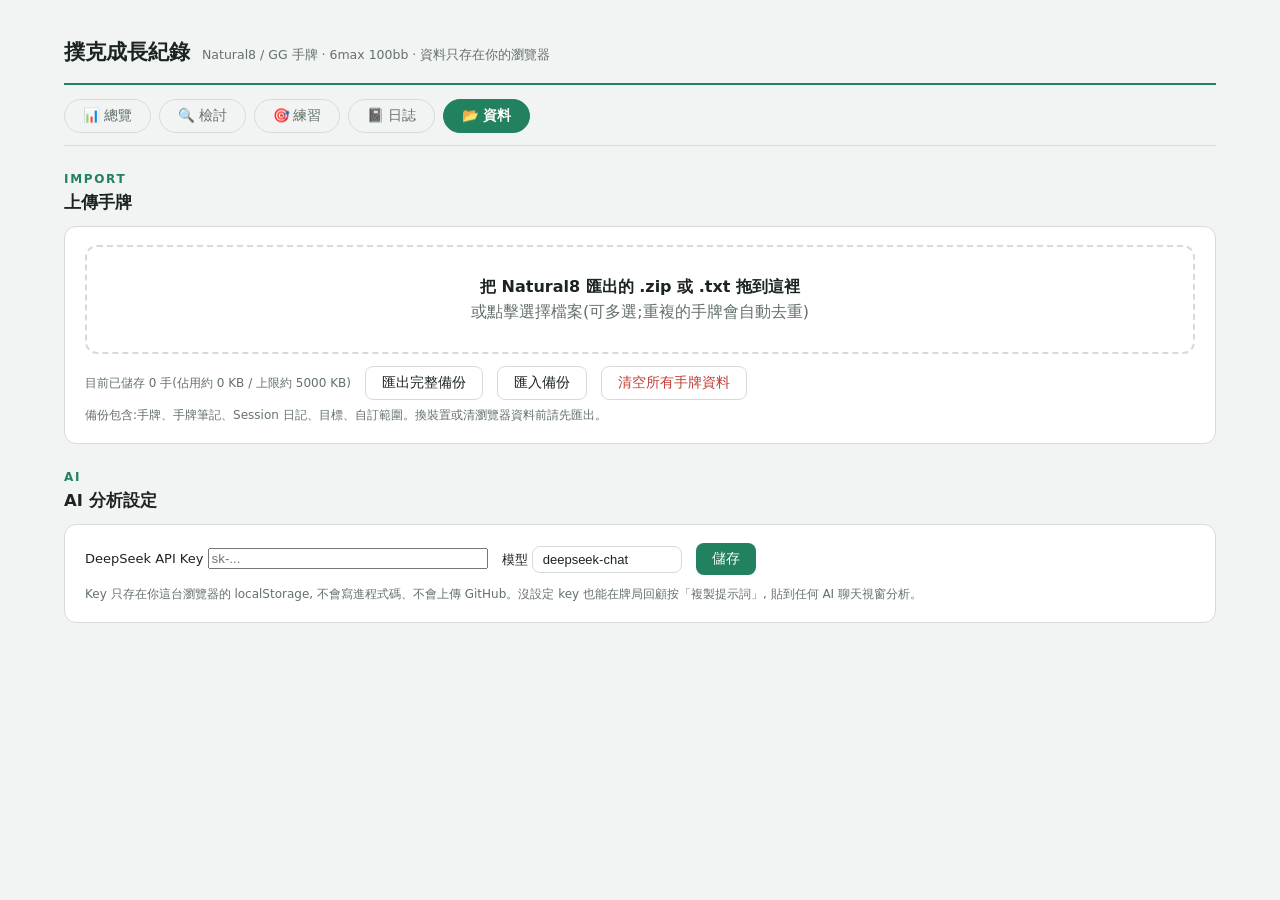
<file: index.html>
<!DOCTYPE html>
<html lang="zh-Hant">
<head>
<meta charset="utf-8">
<meta name="viewport" content="width=device-width, initial-scale=1">
<title>撲克成長紀錄</title>
<style>
  :root {
    color-scheme: light dark;
    --bg:#10151a; --surface:#18202a; --surface2:#1f2937; --line:#2a3644;
    --ink:#e8ebee; --muted:#8d9aa8; --accent:#3aa87c; --accent-soft:#234639;
    --win:#4cc38a; --loss:#e5635c; --track:#2a3644;
  }
  @media (prefers-color-scheme: light) {
    :root { --bg:#f2f4f3; --surface:#fff; --surface2:#e9edeb; --line:#d5dcd8;
      --ink:#1c2420; --muted:#64716a; --accent:#22815e; --accent-soft:#d7eae0;
      --win:#1f8a5d; --loss:#c23e38; --track:#dde3df; }
  }
  :root[data-theme="dark"] { --bg:#10151a; --surface:#18202a; --surface2:#1f2937;
    --line:#2a3644; --ink:#e8ebee; --muted:#8d9aa8; --accent:#3aa87c;
    --accent-soft:#234639; --win:#4cc38a; --loss:#e5635c; --track:#2a3644; }
  :root[data-theme="light"] { --bg:#f2f4f3; --surface:#fff; --surface2:#e9edeb;
    --line:#d5dcd8; --ink:#1c2420; --muted:#64716a; --accent:#22815e;
    --accent-soft:#d7eae0; --win:#1f8a5d; --loss:#c23e38; --track:#dde3df; }
  * { box-sizing: border-box; }
  body { font-family:"Segoe UI","Microsoft JhengHei",system-ui,sans-serif;
         margin:0; background:var(--bg); color:var(--ink); line-height:1.55; }
  .wrap { max-width:1200px; margin:0 auto; padding:36px 24px 72px; }
  header.top { display:flex; align-items:baseline; gap:12px; flex-wrap:wrap;
               border-bottom:2px solid var(--accent); padding-bottom:14px; }
  h1 { font-size:21px; margin:0; }
  .sub { color:var(--muted); font-size:12.5px; }
  h2 { font-size:12px; margin:44px 0 10px; color:var(--accent);
       text-transform:uppercase; letter-spacing:.14em; font-weight:600; }
  h2 .zh { display:block; text-transform:none; letter-spacing:0;
           color:var(--ink); font-size:16.5px; margin-top:2px; }
  .panel { background:var(--surface); border:1px solid var(--line);
           border-radius:12px; padding:18px 20px; }
  .cards { display:grid; grid-template-columns:repeat(auto-fit,minmax(150px,1fr));
           gap:12px; margin-top:20px; }
  .card { background:var(--surface); border:1px solid var(--line);
          border-radius:12px; padding:14px 16px; }
  .card .v { font-size:24px; font-weight:650; font-variant-numeric:tabular-nums; }
  .card .k { font-size:12px; color:var(--muted); margin-top:2px; }
  table { border-collapse:collapse; font-size:13px; width:100%;
          font-variant-numeric:tabular-nums; }
  .tablewrap { overflow-x:auto; background:var(--surface);
               border:1px solid var(--line); border-radius:12px; padding:6px 14px 10px; }
  th,td { padding:7px 12px; border-bottom:1px solid var(--line); text-align:right; }
  tbody tr:last-child td { border-bottom:none; }
  th { color:var(--muted); font-weight:500; font-size:12px; }
  td:first-child, th:first-child { text-align:left; }
  .pos { color:var(--win); } .neg { color:var(--loss); }
  #chart { background:var(--surface); border:1px solid var(--line);
           border-radius:12px; width:100%; height:auto; }
  .gridwrap { display:grid; grid-template-columns:repeat(13,minmax(30px,1fr)); gap:2px; }
  .cell { height:30px; font-size:10px; display:flex; align-items:center;
          justify-content:center; border-radius:4px; background:var(--surface2);
          color:var(--muted); }
  .big .cell { height:42px; font-size:11px; position:relative; color:#f2f2f2;
               text-shadow:0 1px 2px rgba(0,0,0,.55); user-select:none; }
  .cell.clickable { cursor:pointer; }
  .cell.hl { animation:hl 1.6s ease 3; }
  @keyframes hl { 0%,100% { box-shadow:none; }
                  50% { box-shadow:0 0 0 3px var(--accent) inset, 0 0 10px var(--accent); } }
  #handDetail table { margin-top:6px; }
  #handDetail .close { float:right; background:transparent; color:var(--muted);
                       border:none; font-size:16px; padding:0 4px; }
  button.mini { padding:3px 10px; font-size:12px; }
  .big.editing .cell { cursor:crosshair; }
  .badge { position:absolute; top:1px; right:2px; font-size:9px; font-weight:700;
           padding:0 4px; border-radius:6px; color:#10151a; text-shadow:none; }
  .custommark { position:absolute; bottom:1px; right:3px; font-size:9px;
                color:#fff; opacity:.8; text-shadow:none; }
  .lg { display:inline-block; margin-right:12px; }
  .lg span { display:inline-block; width:10px; height:10px; border-radius:2px;
             margin-right:4px; vertical-align:-1px; }
  select, input[type=number], input[type=text] {
    background:var(--surface); color:var(--ink); border:1px solid var(--line);
    border-radius:8px; padding:5px 10px; font-size:13px; }
  input[type=number] { width:64px; }
  select:focus-visible, input:focus-visible, button:focus-visible {
    outline:2px solid var(--accent); outline-offset:1px; }
  label { font-size:13px; }
  .note { color:var(--muted); font-size:12px; }
  .controls { display:flex; align-items:center; gap:14px; margin-bottom:10px;
              flex-wrap:wrap; }
  button { background:var(--accent); color:#fff; border:none; border-radius:8px;
           padding:7px 16px; font-size:13.5px; cursor:pointer; }
  button.ghost { background:transparent; color:var(--ink);
                 border:1px solid var(--line); }
  button.danger { background:transparent; color:var(--loss);
                  border:1px solid var(--line); }
  #drop { border:2px dashed var(--line); border-radius:12px; padding:28px;
          text-align:center; color:var(--muted); cursor:pointer;
          transition:border-color .2s, background .2s; }
  #drop.over { border-color:var(--accent); background:var(--accent-soft); }
  #drop b { color:var(--ink); }
  .hidden { display:none; }
  #editorBar { background:var(--surface2); border-radius:10px; padding:10px 14px;
               margin-bottom:10px; }
  textarea { width:100%; background:var(--surface); color:var(--ink);
             border:1px solid var(--line); border-radius:8px; padding:8px 10px;
             font-size:13.5px; font-family:inherit; line-height:1.55;
             resize:vertical; }
  textarea:focus-visible { outline:2px solid var(--accent); outline-offset:1px; }
  .tag { display:inline-block; background:var(--accent-soft); color:var(--accent);
         border-radius:999px; padding:1px 9px; font-size:11.5px; margin-right:6px; }
  .entry { background:var(--surface); border:1px solid var(--line);
           border-radius:12px; padding:14px 16px; margin-top:10px; }
  .entry .body { white-space:pre-wrap; margin-top:6px; font-size:13.5px; }
  .tabs { display:flex; gap:8px; flex-wrap:wrap; position:sticky; top:0; z-index:5;
          background:var(--bg); padding:14px 0 12px; margin-bottom:4px;
          border-bottom:1px solid var(--line); }
  .tabs button { background:transparent; color:var(--muted);
                 border:1px solid var(--line); border-radius:999px;
                 padding:7px 18px; font-size:13.5px; }
  .tabs button.active { background:var(--accent); color:#fff;
                        border-color:var(--accent); font-weight:600; }
  [data-pane] { display:none; }
  section[data-pane].pane-active { display:block; }
  .cards[data-pane].pane-active { display:grid; }
  section[data-pane] > h2:first-child { margin-top:24px; }
  .grid2 { gap:0 22px; }
  .grid2.pane-active { display:grid; grid-template-columns:1fr 1fr; }
  @media (max-width:900px) { .grid2.pane-active { grid-template-columns:1fr; } }
  .grid2 svg { width:100%; height:auto; }
  /* charts bottom-align even when one column has an extra controls row */
  .grid2 section { display:flex; flex-direction:column; }
  .grid2 section svg { margin-top:auto; }
  .hudrow { display:flex; gap:10px 30px; flex-wrap:wrap; margin-bottom:16px; }
  .donut { text-align:center; }
  .donut .k { font-size:12.5px; color:var(--muted); margin-top:2px; }
  .donut .range { font-size:10.5px; color:var(--muted); opacity:.75; }
  .streets { display:grid; grid-template-columns:repeat(auto-fit,minmax(240px,1fr));
             gap:12px; }
  .streets .panel b.t { font-size:12px; color:var(--accent);
                        text-transform:uppercase; letter-spacing:.1em; }
  .mrow { display:flex; align-items:center; gap:10px; margin-top:10px;
          font-size:12.5px; }
  .ml { width:100px; color:var(--muted); }
  .mbar { flex:1; height:8px; background:var(--track); border-radius:4px;
          overflow:hidden; }
  .mbar span { display:block; height:100%; border-radius:4px; }
  .mv { width:52px; text-align:right; font-variant-numeric:tabular-nums;
        font-weight:600; }
  .scen { background:transparent; color:var(--muted);
          border:1px solid var(--line); border-radius:8px;
          padding:6px 16px; font-size:13px; }
  .scen.active { background:var(--accent); color:#fff;
                 border-color:var(--accent); font-weight:600; }
  .posrow { display:inline-flex; gap:5px; flex-wrap:wrap; }
  .posrow.hidden, .note.hidden { display:none; }
  .posbtn { background:var(--surface); color:var(--muted);
            border:1px solid var(--line); border-radius:8px;
            padding:6px 13px; font-size:12.5px;
            font-variant-numeric:tabular-nums; }
  .posbtn.active { background:var(--accent-soft); color:var(--accent);
                   border-color:var(--accent); font-weight:650; }
  .chip { display:inline-flex; align-items:center; gap:7px;
          background:var(--surface); border:1px solid var(--line);
          border-radius:999px; padding:4px 13px; font-size:12.5px;
          font-variant-numeric:tabular-nums; }
  .chip .sw { width:10px; height:10px; border-radius:2px;
              display:inline-block; }
  .panel { position:relative; }
  .panel > .close { position:absolute; top:8px; right:10px;
    background:transparent; color:var(--muted); border:none;
    font-size:16px; padding:2px 6px; cursor:pointer; }
  .chip.active { background:var(--accent); color:#fff; border-color:var(--accent); }
  .chip.active .note, .chip.active b { color:#fff; }
  #toast { position:fixed; left:50%; bottom:28px; transform:translateX(-50%);
           background:var(--surface); color:var(--ink);
           border:1px solid var(--accent); border-radius:10px;
           padding:10px 20px; font-size:13.5px; z-index:60;
           box-shadow:0 4px 16px rgba(0,0,0,.35); opacity:0;
           pointer-events:none; transition:opacity .25s; }
  #toast.show { opacity:1; }
  #replayModal { position:fixed; inset:0; background:rgba(0,0,0,.6);
                 z-index:50; display:flex; align-items:center;
                 justify-content:center; padding:18px; }
  #replayModal.hidden { display:none; }
  .rp-box { background:var(--bg); border:1px solid var(--line);
            border-radius:14px; max-width:780px; width:100%; max-height:92vh;
            overflow:auto; padding:16px 20px 20px; position:relative; }
  .rp-box .close { position:absolute; top:10px; right:12px;
                   background:transparent; color:var(--muted); border:none;
                   font-size:16px; padding:2px 6px; }
  .rp-felt { position:relative; height:320px; margin:12px 0 14px;
             border-radius:50% / 44%; border:7px solid #6b4a2f;
             background:radial-gradient(ellipse at center, #2e7d52 0%, #1d5638 75%); }
  .seat { position:absolute; transform:translate(-50%,-50%);
          text-align:center; font-size:11.5px; line-height:1.4; }
  .seat .tag { color:#dfe9e3; font-weight:600; margin-top:2px; }
  .seat.hero .tag { color:#7ee2ae; }
  .seat .stk { color:#b8cabf; font-variant-numeric:tabular-nums; }
  .dbtn { display:inline-block; background:#fff; color:#111;
          border-radius:50%; padding:0 4px; font-size:9px; font-weight:700; }
  .pcard { display:inline-block; background:#fff; color:#111;
           border-radius:4px; padding:2px 3px; margin:0 1px; font-weight:700;
           font-size:13px; min-width:24px; text-align:center;
           box-shadow:0 1px 3px rgba(0,0,0,.45); }
  .pcard.red { color:#c62828; }
  .pcard.back { background:linear-gradient(135deg,#4a67a8,#2a4480);
                height:19px; vertical-align:bottom; }
  .rp-board { position:absolute; left:50%; top:40%;
              transform:translate(-50%,-50%); display:flex; gap:4px; }
  .rp-board .pcard { font-size:15px; min-width:28px; padding:4px 4px; }
  .rp-pot { position:absolute; left:50%; top:62%; transform:translateX(-50%);
            color:#e8f2ec; font-size:12.5px; }
  .rp-streets { display:grid;
                grid-template-columns:repeat(auto-fit,minmax(130px,1fr));
                gap:8px; font-size:12.5px; }
  .rp-col { background:var(--surface); border:1px solid var(--line);
            border-radius:8px; padding:8px 10px; }
  .rp-col h4 { margin:0 0 6px; font-size:11.5px; color:var(--muted);
               border-bottom:1px solid var(--line); padding-bottom:5px; }
  .ract { padding:2.5px 0; font-variant-numeric:tabular-nums; }
  .ract.hero { color:var(--accent); font-weight:650; }
  @media (max-width:620px) { .rp-felt { height:240px; } }
  @media (prefers-reduced-motion: reduce) { * { transition:none !important; } }
</style>
</head>
<body>
<div class="wrap">
<header class="top">
  <h1>撲克成長紀錄</h1>
  <span class="sub">Natural8 / GG 手牌 · 6max 100bb · 資料只存在你的瀏覽器</span>
</header>

<nav class="tabs" id="tabs" aria-label="主導覽">
  <button data-tab="overview">📊 總覽</button>
  <button data-tab="review">🔍 檢討</button>
  <button data-tab="practice">🎯 練習</button>
  <button data-tab="journal">📓 日誌</button>
  <button data-tab="data">📂 資料</button>
</nav>

<section data-pane="data">
<h2>Import<span class="zh">上傳手牌</span></h2>
<div class="panel">
  <div id="drop"><b>把 Natural8 匯出的 .zip 或 .txt 拖到這裡</b><br>
    或點擊選擇檔案(可多選;重複的手牌會自動去重)</div>
  <input type="file" id="fileInput" class="hidden" multiple accept=".zip,.txt">
  <div id="importStatus" class="note" style="margin-top:10px;"></div>
  <div class="controls" style="margin-top:12px; margin-bottom:0;">
    <span class="note" id="storeInfo"></span>
    <button class="ghost" id="backupBtn">匯出完整備份</button>
    <button class="ghost" id="restoreBtn">匯入備份</button>
    <input type="file" id="restoreFile" class="hidden" accept=".json">
    <button class="danger" id="clearBtn">清空所有手牌資料</button>
  </div>
  <div class="note" style="margin-top:6px;">備份包含:手牌、手牌筆記、Session 日記、目標、自訂範圍。換裝置或清瀏覽器資料前請先匯出。</div>
</div>
</section>

<section data-pane="data">
<h2>AI<span class="zh">AI 分析設定</span></h2>
<div class="panel">
  <div class="controls">
    <label>DeepSeek API Key
      <input type="password" id="aiKey" style="width:280px;" placeholder="sk-..."></label>
    <label>模型 <input type="text" id="aiModel" style="width:150px;"></label>
    <button id="aiSave">儲存</button>
    <span class="note" id="aiMsg"></span>
  </div>
  <p class="note" style="margin:8px 0 0;">Key 只存在你這台瀏覽器的 localStorage,
  不會寫進程式碼、不會上傳 GitHub。沒設定 key 也能在牌局回顧按「複製提示詞」,
  貼到任何 AI 聊天視窗分析。</p>
</div>
</section>

<section data-pane="overview">
<h2>Goal<span class="zh">升級目標</span></h2>
<div class="panel">
  <div class="controls">
    <label>級別
      <select id="goalStake">
        <option value="0.05">NL5</option><option value="0.1" selected>NL10</option>
        <option value="0.25">NL25</option><option value="0.5">NL50</option>
      </select></label>
    <label>目標金額 $ <input type="number" id="goalTarget" value="500" min="1"></label>
    <button id="goalSave">儲存</button>
  </div>
  <div style="background:var(--track); border-radius:8px; height:24px; overflow:hidden;">
    <div id="goalBar" style="height:100%; border-radius:8px; background:var(--win);
         width:0%; transition:width .6s;"></div>
  </div>
  <div id="goalText" style="margin-top:10px; font-size:14px;
       font-variant-numeric:tabular-nums;"></div>
  <div class="note" style="margin-top:4px;">金額為扣除抽水後實拿;未含返水。只統計已上傳的手牌。</div>
</div>
</section>

<div class="cards" id="summary" data-pane="overview"></div>

<section data-pane="overview"><h2>HUD<span class="zh">整體數據(對照常見合理區間)</span></h2>
<div id="hudViz"></div>
<details style="margin-top:12px;">
<summary class="note" style="cursor:pointer;">展開明細表格</summary>
<div class="tablewrap" style="margin-top:8px;"><table id="hud"><thead><tr>
<th>指標</th><th>說明</th><th>數值</th><th>樣本</th><th>參考區間</th></tr></thead><tbody></tbody></table></div>
</details>
<p class="note" id="hudNote"></p></section>

<div class="grid2" data-pane="overview">
<section><h2>Winnings<span class="zh">累積盈虧曲線</span></h2>
<div class="controls">
  <label><select id="winStake"><option value="">全部級別(bb)</option></select></label>
  <span class="note" id="winInfo"></span>
</div>
<svg id="winChart" viewBox="0 0 820 260"
     style="background:var(--surface); border:1px solid var(--line); border-radius:12px;"></svg></section>

<section><h2>Trend<span class="zh">翻前偏差率趨勢(目標:逐期下降)</span></h2>
<svg id="chart" viewBox="0 0 820 260"></svg></section>
</div>

<section data-pane="overview"><h2>Sessions<span class="zh">分期明細</span></h2>
<div class="tablewrap"><table id="sessions"><thead><tr>
<th>日期</th><th>手數</th><th>盈虧(bb)</th><th>bb/100</th>
<th>判定決策</th><th>偏差</th><th>偏差率</th></tr></thead><tbody></tbody></table></div></section>

<section data-pane="practice"><h2>Practice<span class="zh">翻前練習</span></h2>
<div class="controls" style="margin-bottom:10px;">
  <span id="prMode">
    <button class="scen active" data-mode="random">隨機練習</button>
    <button class="scen" data-mode="weak">弱點練習(只出我打錯過的)</button>
  </span>
  <span class="note" id="prScore"></span>
  <button class="ghost" id="prReset">重計分</button>
</div>
<div class="panel">
  <div id="prQ" style="font-size:15px;"></div>
  <div id="prHand" style="margin:14px 0;"></div>
  <div class="controls" id="prActions" style="margin-bottom:0;"></div>
  <div id="prFeedback" style="margin-top:12px; font-size:14px;"></div>
  <div class="controls" style="margin:12px 0 0;">
    <button id="prNext">下一題</button>
    <button class="ghost hidden" id="prJump">查看範圍表</button>
    <span class="note">快捷鍵:1/2/3 作答,Enter 下一題</span>
  </div>
</div>
</section>

<section data-pane="journal"><h2>Journal<span class="zh">Session 日記</span></h2>
<div class="panel">
  <div class="controls">
    <label>日期 <select id="diaryDate"></select></label>
    <span class="note" id="diaryStats"></span>
  </div>
  <textarea id="diaryText" rows="4"
    placeholder="今天狀態如何?哪裡打得好、哪裡 tilt 了、下次要注意什麼…"></textarea>
  <div class="controls" style="margin:10px 0 0;">
    <button id="diarySave">儲存日記</button>
    <span class="note" id="diaryMsg"></span>
  </div>
</div>
<div id="diaryList"></div></section>

<section data-pane="review"><h2>Leak types<span class="zh">偏差類型(點一個看明細)</span></h2>
<div class="controls" id="cats" style="margin-bottom:10px;"></div>
<div id="catDetail" class="panel hidden"></div></section>

<section data-pane="review"><h2>Ranges<span class="zh">範圍表(可自訂)</span></h2>
<div class="controls" style="margin-bottom:8px;">
  <label>範圍組 <select id="profSel"></select></label>
  <button class="ghost mini" id="profNew">＋新增</button>
  <button class="ghost mini" id="profRen">改名</button>
  <button class="danger mini" id="profDel">刪除</button>
  <span class="note">不同級別 / 不同 bb 數可各建一套;判定與練習用當前範圍組</span>
</div>
<div class="controls" style="margin-bottom:8px;">
  <span id="scenTabs">
    <button class="scen active" data-scen="rfi">RFI</button>
    <button class="scen" data-scen="vsopen">VS Open</button>
    <button class="scen" data-scen="vs3bet">VS 3-Bet</button>
  </span>
  <label><input type="checkbox" id="showErr" checked> 疊上我的錯誤</label>
  <label><input type="checkbox" id="editMode"> 編輯模式</label>
  <select id="spotSel" class="hidden" aria-hidden="true"></select>
</div>
<div class="controls" style="margin-bottom:8px;">
  <span class="note">位置</span><span class="posrow" id="heroBtns"></span>
  <span class="note hidden" id="oppLbl"></span>
  <span class="posrow hidden" id="oppBtns"></span>
</div>
<div class="controls" id="rangeStats" style="margin-bottom:8px;"></div>
<div id="editorBar" class="hidden">
  <div class="controls" style="margin-bottom:6px;">
    <label>筆刷
      <select id="brushSel">
        <option value="r">raise 100%</option>
        <option value="c">call/limp 100%</option>
        <option value="a">allin 100%</option>
        <option value="f">fold 100%</option>
        <option value="mix">自訂混合</option>
        <option value="reset">恢復此格預設</option>
      </select></label>
    <span id="mixInputs" class="hidden">
      <label>raise% <input type="number" id="mixR" value="50" min="0" max="100"></label>
      <label>call% <input type="number" id="mixC" value="50" min="0" max="100"></label>
      <label>allin% <input type="number" id="mixA" value="0" min="0" max="100"></label>
      <label>fold% <input type="number" id="mixF" value="" placeholder="自動" min="0" max="100"></label>
      <span class="note">四項合計 100;fold 留空 = 自動補剩餘</span>
    </span>
  </div>
  <div class="controls" style="margin-bottom:0;">
    <span class="note" id="customInfo"></span>
    <button class="ghost" id="resetTable">重設此表為預設</button>
    <button class="ghost" id="exportRanges">匯出自訂範圍</button>
    <button class="ghost" id="importRangesBtn">匯入</button>
    <input type="file" id="importRanges" class="hidden" accept=".json">
  </div>
  <div class="note" style="margin-top:6px;">在格子上點擊或按住拖曳塗刷。判定規則:你的動作在該格權重 ≥20% 即算正確。</div>
</div>
<div id="legend" class="note" style="margin-bottom:8px;"></div>
<div class="gridwrap big" id="rangeGrid"></div></section>

<section data-pane="review"><h2>Heatmap<span class="zh">13×13 起手牌:紅=常打錯(點紅格看詳情)</span></h2>
<div class="gridwrap" id="grid"></div>
<div id="handDetail" class="panel hidden" style="margin-top:12px;"></div></section>

<section data-pane="journal"><h2>Notes<span class="zh">手牌筆記</span></h2>
<div id="noteEditor" class="panel hidden" style="margin-bottom:12px;">
  <div id="noteTitle" style="font-weight:600;"></div>
  <textarea id="noteText" rows="4" style="margin-top:8px;"
    placeholder="這手的檢討:當時的想法、錯在哪、正確思路是什麼…"></textarea>
  <div class="controls" style="margin:10px 0 0;">
    <label>標籤 <input type="text" id="noteTags" style="width:220px;"
      placeholder="過度跟注, 情緒手(逗號分隔)"></label>
    <button id="noteSave">儲存筆記</button>
    <button class="ghost" id="noteCancel">關閉</button>
    <button class="danger" id="noteDelete">刪除此筆記</button>
  </div>
</div>
<div id="notesList"><p class="note">在熱力圖詳情或偏差類型明細點「＋筆記」,幫任何一手牌寫下檢討。</p></div>
</section>
</div>

<div id="toast" role="status"></div>

<div id="replayModal" class="hidden">
  <div class="rp-box">
    <button class="close" id="rpClose" title="關閉" aria-label="關閉">✕</button>
    <div style="display:flex; align-items:center; gap:12px; flex-wrap:wrap;">
      <div id="rpTitle" style="flex:1;"></div>
      <span id="rpUnit">
        <button class="posbtn" data-u="usd">$</button>
        <button class="posbtn" data-u="bb">BB</button>
      </span>
    </div>
    <div class="rp-felt" id="rpFelt"></div>
    <div class="rp-streets" id="rpStreets"></div>
    <div class="controls" style="margin:14px 0 0;">
      <button id="rpAI">🤖 AI 分析牌局</button>
      <span class="note">分析會附上你的翻前範圍,並要求 AI 不以輸贏結果評判</span>
    </div>
    <div id="rpAIout" style="white-space:pre-wrap; margin-top:10px;
         font-size:13.5px; line-height:1.7;"></div>
  </div>
</div>

<script>
"use strict";
const DEFAULTS = {"RFI UTG": {"44": {"r": 6, "c": 0, "f": 94}, "55": {"r": 20, "c": 0, "f": 80}, "66": {"r": 27, "c": 0, "f": 73}, "77": {"r": 72, "c": 0, "f": 28}, "88": {"r": 100, "c": 0, "f": 0}, "99": {"r": 100, "c": 0, "f": 0}, "54s": {"r": 19, "c": 0, "f": 81}, "65s": {"r": 25, "c": 0, "f": 75}, "76s": {"r": 9, "c": 0, "f": 91}, "87s": {"r": 4, "c": 0, "f": 96}, "A2s": {"r": 100, "c": 0, "f": 0}, "A3s": {"r": 100, "c": 0, "f": 0}, "A4s": {"r": 100, "c": 0, "f": 0}, "A5o": {"r": 22, "c": 0, "f": 78}, "A5s": {"r": 100, "c": 0, "f": 0}, "A6s": {"r": 100, "c": 0, "f": 0}, "A7s": {"r": 100, "c": 0, "f": 0}, "A8s": {"r": 100, "c": 0, "f": 0}, "A9o": {"r": 11, "c": 0, "f": 89}, "A9s": {"r": 100, "c": 0, "f": 0}, "AA": {"r": 100, "c": 0, "f": 0}, "AJo": {"r": 100, "c": 0, "f": 0}, "AJs": {"r": 100, "c": 0, "f": 0}, "AKo": {"r": 100, "c": 0, "f": 0}, "AKs": {"r": 100, "c": 0, "f": 0}, "AQo": {"r": 100, "c": 0, "f": 0}, "AQs": {"r": 100, "c": 0, "f": 0}, "ATo": {"r": 100, "c": 0, "f": 0}, "ATs": {"r": 100, "c": 0, "f": 0}, "JJ": {"r": 100, "c": 0, "f": 0}, "JTs": {"r": 100, "c": 0, "f": 0}, "K5s": {"r": 98, "c": 0, "f": 2}, "K6s": {"r": 71, "c": 0, "f": 29}, "K7s": {"r": 97, "c": 0, "f": 3}, "K8s": {"r": 100, "c": 0, "f": 0}, "K9s": {"r": 100, "c": 0, "f": 0}, "KJo": {"r": 100, "c": 0, "f": 0}, "KJs": {"r": 100, "c": 0, "f": 0}, "KK": {"r": 100, "c": 0, "f": 0}, "KQo": {"r": 100, "c": 0, "f": 0}, "KQs": {"r": 100, "c": 0, "f": 0}, "KTo": {"r": 58, "c": 0, "f": 42}, "KTs": {"r": 100, "c": 0, "f": 0}, "Q9s": {"r": 82, "c": 0, "f": 18}, "QJo": {"r": 22, "c": 0, "f": 78}, "QJs": {"r": 100, "c": 0, "f": 0}, "QQ": {"r": 100, "c": 0, "f": 0}, "QTs": {"r": 100, "c": 0, "f": 0}, "T9s": {"r": 12, "c": 0, "f": 88}, "TT": {"r": 100, "c": 0, "f": 0}}, "RFI HJ": {"33": {"r": 4, "c": 0, "f": 96}, "44": {"r": 8, "c": 0, "f": 92}, "55": {"r": 47, "c": 0, "f": 53}, "66": {"r": 100, "c": 0, "f": 0}, "77": {"r": 100, "c": 0, "f": 0}, "88": {"r": 100, "c": 0, "f": 0}, "99": {"r": 100, "c": 0, "f": 0}, "54s": {"r": 20, "c": 0, "f": 80}, "65s": {"r": 23, "c": 0, "f": 77}, "76s": {"r": 12, "c": 0, "f": 88}, "A2s": {"r": 100, "c": 0, "f": 0}, "A3s": {"r": 100, "c": 0, "f": 0}, "A4s": {"r": 100, "c": 0, "f": 0}, "A5o": {"r": 57, "c": 0, "f": 43}, "A5s": {"r": 100, "c": 0, "f": 0}, "A6s": {"r": 100, "c": 0, "f": 0}, "A7s": {"r": 100, "c": 0, "f": 0}, "A8o": {"r": 28, "c": 0, "f": 72}, "A8s": {"r": 100, "c": 0, "f": 0}, "A9o": {"r": 83, "c": 0, "f": 17}, "A9s": {"r": 100, "c": 0, "f": 0}, "AA": {"r": 100, "c": 0, "f": 0}, "AJo": {"r": 100, "c": 0, "f": 0}, "AJs": {"r": 100, "c": 0, "f": 0}, "AKo": {"r": 100, "c": 0, "f": 0}, "AKs": {"r": 100, "c": 0, "f": 0}, "AQo": {"r": 100, "c": 0, "f": 0}, "AQs": {"r": 100, "c": 0, "f": 0}, "ATo": {"r": 100, "c": 0, "f": 0}, "ATs": {"r": 100, "c": 0, "f": 0}, "J9s": {"r": 47, "c": 0, "f": 53}, "JJ": {"r": 100, "c": 0, "f": 0}, "JTs": {"r": 100, "c": 0, "f": 0}, "K3s": {"r": 15, "c": 0, "f": 85}, "K4s": {"r": 100, "c": 0, "f": 0}, "K5s": {"r": 100, "c": 0, "f": 0}, "K6s": {"r": 100, "c": 0, "f": 0}, "K7s": {"r": 100, "c": 0, "f": 0}, "K8s": {"r": 100, "c": 0, "f": 0}, "K9s": {"r": 100, "c": 0, "f": 0}, "KJo": {"r": 100, "c": 0, "f": 0}, "KJs": {"r": 100, "c": 0, "f": 0}, "KK": {"r": 100, "c": 0, "f": 0}, "KQo": {"r": 100, "c": 0, "f": 0}, "KQs": {"r": 100, "c": 0, "f": 0}, "KTo": {"r": 100, "c": 0, "f": 0}, "KTs": {"r": 100, "c": 0, "f": 0}, "Q8s": {"r": 65, "c": 0, "f": 35}, "Q9s": {"r": 100, "c": 0, "f": 0}, "QJo": {"r": 100, "c": 0, "f": 0}, "QJs": {"r": 100, "c": 0, "f": 0}, "QQ": {"r": 100, "c": 0, "f": 0}, "QTo": {"r": 36, "c": 0, "f": 64}, "QTs": {"r": 100, "c": 0, "f": 0}, "T9s": {"r": 42, "c": 0, "f": 58}, "TT": {"r": 100, "c": 0, "f": 0}}, "RFI CO": {"33": {"r": 14, "c": 0, "f": 86}, "44": {"r": 53, "c": 0, "f": 47}, "55": {"r": 100, "c": 0, "f": 0}, "66": {"r": 100, "c": 0, "f": 0}, "77": {"r": 100, "c": 0, "f": 0}, "88": {"r": 100, "c": 0, "f": 0}, "99": {"r": 100, "c": 0, "f": 0}, "54s": {"r": 22, "c": 0, "f": 78}, "65s": {"r": 26, "c": 0, "f": 74}, "76s": {"r": 12, "c": 0, "f": 88}, "98s": {"r": 75, "c": 0, "f": 25}, "A2s": {"r": 100, "c": 0, "f": 0}, "A3s": {"r": 100, "c": 0, "f": 0}, "A4o": {"r": 11, "c": 0, "f": 89}, "A4s": {"r": 100, "c": 0, "f": 0}, "A5o": {"r": 100, "c": 0, "f": 0}, "A5s": {"r": 100, "c": 0, "f": 0}, "A6o": {"r": 11, "c": 0, "f": 89}, "A6s": {"r": 100, "c": 0, "f": 0}, "A7o": {"r": 77, "c": 0, "f": 23}, "A7s": {"r": 100, "c": 0, "f": 0}, "A8o": {"r": 100, "c": 0, "f": 0}, "A8s": {"r": 100, "c": 0, "f": 0}, "A9o": {"r": 100, "c": 0, "f": 0}, "A9s": {"r": 100, "c": 0, "f": 0}, "AA": {"r": 100, "c": 0, "f": 0}, "AJo": {"r": 100, "c": 0, "f": 0}, "AJs": {"r": 100, "c": 0, "f": 0}, "AKo": {"r": 100, "c": 0, "f": 0}, "AKs": {"r": 100, "c": 0, "f": 0}, "AQo": {"r": 100, "c": 0, "f": 0}, "AQs": {"r": 100, "c": 0, "f": 0}, "ATo": {"r": 100, "c": 0, "f": 0}, "ATs": {"r": 100, "c": 0, "f": 0}, "J7s": {"r": 38, "c": 0, "f": 62}, "J8s": {"r": 100, "c": 0, "f": 0}, "J9s": {"r": 100, "c": 0, "f": 0}, "JJ": {"r": 100, "c": 0, "f": 0}, "JTo": {"r": 100, "c": 0, "f": 0}, "JTs": {"r": 100, "c": 0, "f": 0}, "K2s": {"r": 44, "c": 0, "f": 56}, "K3s": {"r": 100, "c": 0, "f": 0}, "K4s": {"r": 100, "c": 0, "f": 0}, "K5s": {"r": 100, "c": 0, "f": 0}, "K6s": {"r": 100, "c": 0, "f": 0}, "K7s": {"r": 100, "c": 0, "f": 0}, "K8s": {"r": 100, "c": 0, "f": 0}, "K9o": {"r": 50, "c": 0, "f": 50}, "K9s": {"r": 100, "c": 0, "f": 0}, "KJo": {"r": 100, "c": 0, "f": 0}, "KJs": {"r": 100, "c": 0, "f": 0}, "KK": {"r": 100, "c": 0, "f": 0}, "KQo": {"r": 100, "c": 0, "f": 0}, "KQs": {"r": 100, "c": 0, "f": 0}, "KTo": {"r": 100, "c": 0, "f": 0}, "KTs": {"r": 100, "c": 0, "f": 0}, "Q6s": {"r": 35, "c": 0, "f": 65}, "Q8s": {"r": 100, "c": 0, "f": 0}, "Q9s": {"r": 100, "c": 0, "f": 0}, "QJo": {"r": 100, "c": 0, "f": 0}, "QJs": {"r": 100, "c": 0, "f": 0}, "QQ": {"r": 100, "c": 0, "f": 0}, "QTo": {"r": 100, "c": 0, "f": 0}, "QTs": {"r": 100, "c": 0, "f": 0}, "T8s": {"r": 48, "c": 0, "f": 52}, "T9s": {"r": 100, "c": 0, "f": 0}, "TT": {"r": 100, "c": 0, "f": 0}}, "RFI BTN": {"22": {"r": 33, "c": 0, "f": 67}, "33": {"r": 100, "c": 0, "f": 0}, "44": {"r": 100, "c": 0, "f": 0}, "55": {"r": 100, "c": 0, "f": 0}, "66": {"r": 100, "c": 0, "f": 0}, "77": {"r": 100, "c": 0, "f": 0}, "88": {"r": 100, "c": 0, "f": 0}, "99": {"r": 100, "c": 0, "f": 0}, "54s": {"r": 64, "c": 0, "f": 36}, "65s": {"r": 100, "c": 0, "f": 0}, "75s": {"r": 7, "c": 0, "f": 93}, "76s": {"r": 100, "c": 0, "f": 0}, "86s": {"r": 88, "c": 0, "f": 12}, "87s": {"r": 100, "c": 0, "f": 0}, "97s": {"r": 100, "c": 0, "f": 0}, "98s": {"r": 100, "c": 0, "f": 0}, "A2o": {"r": 9, "c": 0, "f": 91}, "A2s": {"r": 100, "c": 0, "f": 0}, "A3o": {"r": 100, "c": 0, "f": 0}, "A3s": {"r": 100, "c": 0, "f": 0}, "A4o": {"r": 100, "c": 0, "f": 0}, "A4s": {"r": 100, "c": 0, "f": 0}, "A5o": {"r": 100, "c": 0, "f": 0}, "A5s": {"r": 100, "c": 0, "f": 0}, "A6o": {"r": 100, "c": 0, "f": 0}, "A6s": {"r": 100, "c": 0, "f": 0}, "A7o": {"r": 100, "c": 0, "f": 0}, "A7s": {"r": 100, "c": 0, "f": 0}, "A8o": {"r": 100, "c": 0, "f": 0}, "A8s": {"r": 100, "c": 0, "f": 0}, "A9o": {"r": 100, "c": 0, "f": 0}, "A9s": {"r": 100, "c": 0, "f": 0}, "AA": {"r": 100, "c": 0, "f": 0}, "AJo": {"r": 100, "c": 0, "f": 0}, "AJs": {"r": 100, "c": 0, "f": 0}, "AKo": {"r": 100, "c": 0, "f": 0}, "AKs": {"r": 100, "c": 0, "f": 0}, "AQo": {"r": 100, "c": 0, "f": 0}, "AQs": {"r": 100, "c": 0, "f": 0}, "ATo": {"r": 100, "c": 0, "f": 0}, "ATs": {"r": 100, "c": 0, "f": 0}, "J5s": {"r": 100, "c": 0, "f": 0}, "J6s": {"r": 100, "c": 0, "f": 0}, "J7s": {"r": 100, "c": 0, "f": 0}, "J8s": {"r": 100, "c": 0, "f": 0}, "J9o": {"r": 100, "c": 0, "f": 0}, "J9s": {"r": 100, "c": 0, "f": 0}, "JJ": {"r": 100, "c": 0, "f": 0}, "JTo": {"r": 100, "c": 0, "f": 0}, "JTs": {"r": 100, "c": 0, "f": 0}, "K2s": {"r": 100, "c": 0, "f": 0}, "K3s": {"r": 100, "c": 0, "f": 0}, "K4s": {"r": 100, "c": 0, "f": 0}, "K5s": {"r": 100, "c": 0, "f": 0}, "K6s": {"r": 100, "c": 0, "f": 0}, "K7o": {"r": 21, "c": 0, "f": 79}, "K7s": {"r": 100, "c": 0, "f": 0}, "K8o": {"r": 100, "c": 0, "f": 0}, "K8s": {"r": 100, "c": 0, "f": 0}, "K9o": {"r": 100, "c": 0, "f": 0}, "K9s": {"r": 100, "c": 0, "f": 0}, "KJo": {"r": 100, "c": 0, "f": 0}, "KJs": {"r": 100, "c": 0, "f": 0}, "KK": {"r": 100, "c": 0, "f": 0}, "KQo": {"r": 100, "c": 0, "f": 0}, "KQs": {"r": 100, "c": 0, "f": 0}, "KTo": {"r": 100, "c": 0, "f": 0}, "KTs": {"r": 100, "c": 0, "f": 0}, "Q3s": {"r": 85, "c": 0, "f": 15}, "Q4s": {"r": 100, "c": 0, "f": 0}, "Q5s": {"r": 100, "c": 0, "f": 0}, "Q6s": {"r": 100, "c": 0, "f": 0}, "Q7s": {"r": 100, "c": 0, "f": 0}, "Q8s": {"r": 100, "c": 0, "f": 0}, "Q9o": {"r": 100, "c": 0, "f": 0}, "Q9s": {"r": 100, "c": 0, "f": 0}, "QJo": {"r": 100, "c": 0, "f": 0}, "QJs": {"r": 100, "c": 0, "f": 0}, "QQ": {"r": 100, "c": 0, "f": 0}, "QTo": {"r": 100, "c": 0, "f": 0}, "QTs": {"r": 100, "c": 0, "f": 0}, "T6s": {"r": 100, "c": 0, "f": 0}, "T7s": {"r": 100, "c": 0, "f": 0}, "T8o": {"r": 21, "c": 0, "f": 79}, "T8s": {"r": 100, "c": 0, "f": 0}, "T9o": {"r": 100, "c": 0, "f": 0}, "T9s": {"r": 100, "c": 0, "f": 0}, "TT": {"r": 100, "c": 0, "f": 0}}, "RFI SB": {"AA": {"r": 100, "c": 0, "f": 0}, "AKs": {"r": 100, "c": 0, "f": 0}, "AQs": {"r": 100, "c": 0, "f": 0}, "AJs": {"r": 100, "c": 0, "f": 0}, "ATs": {"r": 100, "c": 0, "f": 0}, "A9s": {"r": 60, "c": 40, "f": 0}, "A8s": {"r": 60, "c": 40, "f": 0}, "A7s": {"r": 60, "c": 40, "f": 0}, "A6s": {"r": 60, "c": 40, "f": 0}, "A5s": {"r": 60, "c": 40, "f": 0}, "A4s": {"r": 60, "c": 40, "f": 0}, "A3s": {"r": 60, "c": 40, "f": 0}, "A2s": {"r": 60, "c": 40, "f": 0}, "AKo": {"r": 100, "c": 0, "f": 0}, "KK": {"r": 100, "c": 0, "f": 0}, "KQs": {"r": 100, "c": 0, "f": 0}, "KJs": {"r": 100, "c": 0, "f": 0}, "KTs": {"r": 100, "c": 0, "f": 0}, "K9s": {"r": 60, "c": 40, "f": 0}, "K8s": {"r": 60, "c": 40, "f": 0}, "K7s": {"r": 60, "c": 40, "f": 0}, "K6s": {"r": 60, "c": 40, "f": 0}, "K5s": {"r": 60, "c": 40, "f": 0}, "K4s": {"r": 60, "c": 40, "f": 0}, "K3s": {"r": 60, "c": 40, "f": 0}, "K2s": {"r": 60, "c": 40, "f": 0}, "AQo": {"r": 100, "c": 0, "f": 0}, "KQo": {"r": 100, "c": 0, "f": 0}, "QQ": {"r": 100, "c": 0, "f": 0}, "QJs": {"r": 60, "c": 40, "f": 0}, "QTs": {"r": 60, "c": 40, "f": 0}, "Q9s": {"r": 60, "c": 40, "f": 0}, "Q8s": {"r": 60, "c": 40, "f": 0}, "Q7s": {"r": 60, "c": 40, "f": 0}, "Q6s": {"r": 60, "c": 40, "f": 0}, "Q5s": {"r": 60, "c": 40, "f": 0}, "Q4s": {"r": 60, "c": 40, "f": 0}, "Q3s": {"r": 60, "c": 40, "f": 0}, "Q2s": {"r": 60, "c": 40, "f": 0}, "AJo": {"r": 100, "c": 0, "f": 0}, "KJo": {"r": 60, "c": 40, "f": 0}, "QJo": {"r": 60, "c": 40, "f": 0}, "JJ": {"r": 100, "c": 0, "f": 0}, "JTs": {"r": 60, "c": 40, "f": 0}, "J9s": {"r": 60, "c": 40, "f": 0}, "J8s": {"r": 60, "c": 40, "f": 0}, "J7s": {"r": 60, "c": 40, "f": 0}, "J6s": {"r": 60, "c": 40, "f": 0}, "J5s": {"r": 60, "c": 40, "f": 0}, "J4s": {"r": 60, "c": 40, "f": 0}, "J3s": {"r": 25, "c": 75, "f": 0}, "J2s": {"r": 0, "c": 0, "f": 100}, "ATo": {"r": 100, "c": 0, "f": 0}, "KTo": {"r": 60, "c": 40, "f": 0}, "QTo": {"r": 60, "c": 40, "f": 0}, "JTo": {"r": 60, "c": 40, "f": 0}, "TT": {"r": 100, "c": 0, "f": 0}, "T9s": {"r": 60, "c": 40, "f": 0}, "T8s": {"r": 60, "c": 40, "f": 0}, "T7s": {"r": 60, "c": 40, "f": 0}, "T6s": {"r": 60, "c": 40, "f": 0}, "T5s": {"r": 25, "c": 75, "f": 0}, "T4s": {"r": 0, "c": 0, "f": 100}, "T3s": {"r": 0, "c": 0, "f": 100}, "T2s": {"r": 0, "c": 0, "f": 100}, "A9o": {"r": 100, "c": 0, "f": 0}, "K9o": {"r": 100, "c": 0, "f": 0}, "Q9o": {"r": 100, "c": 0, "f": 0}, "J9o": {"r": 60, "c": 40, "f": 0}, "T9o": {"r": 60, "c": 40, "f": 0}, "99": {"r": 100, "c": 0, "f": 0}, "98s": {"r": 60, "c": 40, "f": 0}, "97s": {"r": 60, "c": 40, "f": 0}, "96s": {"r": 60, "c": 40, "f": 0}, "95s": {"r": 25, "c": 75, "f": 0}, "94s": {"r": 0, "c": 0, "f": 100}, "93s": {"r": 0, "c": 0, "f": 100}, "92s": {"r": 0, "c": 0, "f": 100}, "A8o": {"r": 100, "c": 0, "f": 0}, "K8o": {"r": 25, "c": 75, "f": 0}, "Q8o": {"r": 25, "c": 75, "f": 0}, "J8o": {"r": 25, "c": 75, "f": 0}, "T8o": {"r": 25, "c": 75, "f": 0}, "98o": {"r": 25, "c": 75, "f": 0}, "88": {"r": 100, "c": 0, "f": 0}, "87s": {"r": 60, "c": 40, "f": 0}, "86s": {"r": 60, "c": 40, "f": 0}, "85s": {"r": 25, "c": 75, "f": 0}, "84s": {"r": 0, "c": 0, "f": 100}, "83s": {"r": 0, "c": 0, "f": 100}, "82s": {"r": 0, "c": 0, "f": 100}, "A7o": {"r": 100, "c": 0, "f": 0}, "K7o": {"r": 0, "c": 0, "f": 100}, "Q7o": {"r": 0, "c": 0, "f": 100}, "J7o": {"r": 0, "c": 0, "f": 100}, "T7o": {"r": 0, "c": 0, "f": 100}, "97o": {"r": 0, "c": 0, "f": 100}, "87o": {"r": 0, "c": 0, "f": 100}, "77": {"r": 100, "c": 0, "f": 0}, "76s": {"r": 60, "c": 40, "f": 0}, "75s": {"r": 60, "c": 40, "f": 0}, "74s": {"r": 25, "c": 75, "f": 0}, "73s": {"r": 0, "c": 0, "f": 100}, "72s": {"r": 0, "c": 0, "f": 100}, "A6o": {"r": 60, "c": 40, "f": 0}, "K6o": {"r": 0, "c": 0, "f": 100}, "Q6o": {"r": 0, "c": 0, "f": 100}, "J6o": {"r": 0, "c": 0, "f": 100}, "T6o": {"r": 0, "c": 0, "f": 100}, "96o": {"r": 0, "c": 0, "f": 100}, "86o": {"r": 0, "c": 0, "f": 100}, "76o": {"r": 0, "c": 0, "f": 100}, "66": {"r": 60, "c": 40, "f": 0}, "65s": {"r": 60, "c": 40, "f": 0}, "64s": {"r": 25, "c": 75, "f": 0}, "63s": {"r": 0, "c": 0, "f": 100}, "62s": {"r": 0, "c": 0, "f": 100}, "A5o": {"r": 100, "c": 0, "f": 0}, "K5o": {"r": 0, "c": 0, "f": 100}, "Q5o": {"r": 0, "c": 0, "f": 100}, "J5o": {"r": 0, "c": 0, "f": 100}, "T5o": {"r": 0, "c": 0, "f": 100}, "95o": {"r": 0, "c": 0, "f": 100}, "85o": {"r": 0, "c": 0, "f": 100}, "75o": {"r": 0, "c": 0, "f": 100}, "65o": {"r": 0, "c": 0, "f": 100}, "55": {"r": 60, "c": 40, "f": 0}, "54s": {"r": 60, "c": 40, "f": 0}, "53s": {"r": 25, "c": 75, "f": 0}, "52s": {"r": 0, "c": 0, "f": 100}, "A4o": {"r": 100, "c": 0, "f": 0}, "K4o": {"r": 0, "c": 0, "f": 100}, "Q4o": {"r": 0, "c": 0, "f": 100}, "J4o": {"r": 0, "c": 0, "f": 100}, "T4o": {"r": 0, "c": 0, "f": 100}, "94o": {"r": 0, "c": 0, "f": 100}, "84o": {"r": 0, "c": 0, "f": 100}, "74o": {"r": 0, "c": 0, "f": 100}, "64o": {"r": 0, "c": 0, "f": 100}, "54o": {"r": 0, "c": 0, "f": 100}, "44": {"r": 60, "c": 40, "f": 0}, "43s": {"r": 25, "c": 75, "f": 0}, "42s": {"r": 0, "c": 0, "f": 100}, "A3o": {"r": 60, "c": 40, "f": 0}, "K3o": {"r": 0, "c": 0, "f": 100}, "Q3o": {"r": 0, "c": 0, "f": 100}, "J3o": {"r": 0, "c": 0, "f": 100}, "T3o": {"r": 0, "c": 0, "f": 100}, "93o": {"r": 0, "c": 0, "f": 100}, "83o": {"r": 0, "c": 0, "f": 100}, "73o": {"r": 0, "c": 0, "f": 100}, "63o": {"r": 0, "c": 0, "f": 100}, "53o": {"r": 0, "c": 0, "f": 100}, "43o": {"r": 0, "c": 0, "f": 100}, "33": {"r": 60, "c": 40, "f": 0}, "32s": {"r": 0, "c": 0, "f": 100}, "A2o": {"r": 60, "c": 40, "f": 0}, "K2o": {"r": 0, "c": 0, "f": 100}, "Q2o": {"r": 0, "c": 0, "f": 100}, "J2o": {"r": 0, "c": 0, "f": 100}, "T2o": {"r": 0, "c": 0, "f": 100}, "92o": {"r": 0, "c": 0, "f": 100}, "82o": {"r": 0, "c": 0, "f": 100}, "72o": {"r": 0, "c": 0, "f": 100}, "62o": {"r": 0, "c": 0, "f": 100}, "52o": {"r": 0, "c": 0, "f": 100}, "42o": {"r": 0, "c": 0, "f": 100}, "32o": {"r": 0, "c": 0, "f": 100}, "22": {"r": 60, "c": 40, "f": 0}}, "HJ vs UTG open": {"55": {"r": 0, "c": 6, "f": 94}, "66": {"r": 0, "c": 5, "f": 95}, "77": {"r": 7, "c": 5, "f": 88}, "88": {"r": 13, "c": 16, "f": 71}, "99": {"r": 10, "c": 18, "f": 72}, "54s": {"r": 10, "c": 13, "f": 77}, "65s": {"r": 25, "c": 8, "f": 67}, "76s": {"r": 10, "c": 0, "f": 90}, "87s": {"r": 6, "c": 0, "f": 94}, "A2s": {"r": 4, "c": 0, "f": 96}, "A3s": {"r": 65, "c": 0, "f": 35}, "A4s": {"r": 100, "c": 0, "f": 0}, "A5s": {"r": 65, "c": 9, "f": 26}, "A6s": {"r": 39, "c": 0, "f": 61}, "A7s": {"r": 44, "c": 0, "f": 56}, "A8s": {"r": 15, "c": 0, "f": 85}, "A9s": {"r": 49, "c": 0, "f": 51}, "AA": {"r": 100, "c": 0, "f": 0}, "AJs": {"r": 49, "c": 45, "f": 6}, "AKo": {"r": 91, "c": 9, "f": 0}, "AKs": {"r": 100, "c": 0, "f": 0}, "AQo": {"r": 80, "c": 5, "f": 15}, "AQs": {"r": 58, "c": 42, "f": 0}, "ATs": {"r": 45, "c": 30, "f": 25}, "JJ": {"r": 54, "c": 46, "f": 0}, "JTs": {"r": 0, "c": 4, "f": 96}, "K4s": {"r": 9, "c": 0, "f": 91}, "K5s": {"r": 52, "c": 0, "f": 48}, "K6s": {"r": 25, "c": 0, "f": 75}, "K7s": {"r": 16, "c": 0, "f": 84}, "K8s": {"r": 13, "c": 0, "f": 87}, "K9s": {"r": 27, "c": 0, "f": 73}, "KJs": {"r": 85, "c": 14, "f": 1}, "KK": {"r": 100, "c": 0, "f": 0}, "KQo": {"r": 76, "c": 0, "f": 24}, "KQs": {"r": 61, "c": 39, "f": 0}, "KTs": {"r": 54, "c": 9, "f": 37}, "QQ": {"r": 81, "c": 19, "f": 0}, "TT": {"r": 26, "c": 24, "f": 50}}, "CO vs UTG open": {"55": {"r": 0, "c": 5, "f": 95}, "66": {"r": 0, "c": 8, "f": 92}, "77": {"r": 7, "c": 12, "f": 81}, "88": {"r": 13, "c": 23, "f": 64}, "99": {"r": 17, "c": 26, "f": 57}, "54s": {"r": 12, "c": 14, "f": 74}, "65s": {"r": 27, "c": 10, "f": 63}, "76s": {"r": 8, "c": 5, "f": 87}, "87s": {"r": 5, "c": 0, "f": 95}, "A3s": {"r": 85, "c": 0, "f": 15}, "A4s": {"r": 94, "c": 6, "f": 0}, "A5s": {"r": 70, "c": 17, "f": 13}, "A6s": {"r": 42, "c": 0, "f": 58}, "A7s": {"r": 40, "c": 0, "f": 60}, "A8s": {"r": 24, "c": 0, "f": 76}, "A9s": {"r": 48, "c": 6, "f": 46}, "AA": {"r": 100, "c": 0, "f": 0}, "AJs": {"r": 33, "c": 67, "f": 0}, "AKo": {"r": 93, "c": 7, "f": 0}, "AKs": {"r": 100, "c": 0, "f": 0}, "AQo": {"r": 84, "c": 16, "f": 0}, "AQs": {"r": 59, "c": 41, "f": 0}, "ATs": {"r": 53, "c": 43, "f": 4}, "JJ": {"r": 43, "c": 57, "f": 0}, "JTs": {"r": 0, "c": 12, "f": 88}, "K4s": {"r": 11, "c": 0, "f": 89}, "K5s": {"r": 51, "c": 0, "f": 49}, "K6s": {"r": 19, "c": 0, "f": 81}, "K7s": {"r": 19, "c": 0, "f": 81}, "K8s": {"r": 7, "c": 0, "f": 93}, "K9s": {"r": 45, "c": 0, "f": 55}, "KJs": {"r": 80, "c": 20, "f": 0}, "KK": {"r": 100, "c": 0, "f": 0}, "KQo": {"r": 90, "c": 0, "f": 10}, "KQs": {"r": 42, "c": 58, "f": 0}, "KTs": {"r": 42, "c": 16, "f": 42}, "QJs": {"r": 16, "c": 0, "f": 84}, "QQ": {"r": 81, "c": 19, "f": 0}, "TT": {"r": 35, "c": 35, "f": 30}}, "CO vs HJ open": {"55": {"r": 0, "c": 6, "f": 94}, "66": {"r": 7, "c": 7, "f": 86}, "77": {"r": 20, "c": 14, "f": 66}, "88": {"r": 15, "c": 25, "f": 60}, "99": {"r": 11, "c": 29, "f": 60}, "54s": {"r": 10, "c": 11, "f": 79}, "65s": {"r": 14, "c": 6, "f": 80}, "76s": {"r": 4, "c": 0, "f": 96}, "A2s": {"r": 50, "c": 0, "f": 50}, "A3s": {"r": 100, "c": 0, "f": 0}, "A4s": {"r": 90, "c": 10, "f": 0}, "A5s": {"r": 71, "c": 15, "f": 14}, "A6s": {"r": 31, "c": 0, "f": 69}, "A7s": {"r": 77, "c": 0, "f": 23}, "A8s": {"r": 58, "c": 0, "f": 42}, "A9s": {"r": 50, "c": 9, "f": 41}, "AA": {"r": 100, "c": 0, "f": 0}, "AJs": {"r": 16, "c": 84, "f": 0}, "AKo": {"r": 100, "c": 0, "f": 0}, "AKs": {"r": 100, "c": 0, "f": 0}, "AQo": {"r": 86, "c": 14, "f": 0}, "AQs": {"r": 67, "c": 33, "f": 0}, "ATs": {"r": 54, "c": 46, "f": 0}, "JJ": {"r": 51, "c": 49, "f": 0}, "JTs": {"r": 0, "c": 9, "f": 91}, "K4s": {"r": 12, "c": 0, "f": 88}, "K5s": {"r": 53, "c": 0, "f": 47}, "K6s": {"r": 6, "c": 0, "f": 94}, "K7s": {"r": 52, "c": 0, "f": 48}, "K8s": {"r": 24, "c": 0, "f": 76}, "KJo": {"r": 23, "c": 0, "f": 77}, "KJs": {"r": 63, "c": 37, "f": 0}, "KK": {"r": 100, "c": 0, "f": 0}, "KQo": {"r": 100, "c": 0, "f": 0}, "KQs": {"r": 47, "c": 53, "f": 0}, "KTs": {"r": 59, "c": 24, "f": 17}, "QJs": {"r": 64, "c": 11, "f": 25}, "QQ": {"r": 91, "c": 9, "f": 0}, "TT": {"r": 40, "c": 39, "f": 21}}, "BTN vs UTG open": {"44": {"r": 0, "c": 6, "f": 94}, "55": {"r": 0, "c": 13, "f": 87}, "66": {"r": 11, "c": 15, "f": 74}, "77": {"r": 8, "c": 23, "f": 69}, "88": {"r": 21, "c": 43, "f": 36}, "99": {"r": 30, "c": 48, "f": 22}, "54s": {"r": 15, "c": 25, "f": 60}, "65s": {"r": 23, "c": 21, "f": 56}, "76s": {"r": 8, "c": 10, "f": 82}, "87s": {"r": 4, "c": 0, "f": 96}, "A2s": {"r": 18, "c": 0, "f": 82}, "A3s": {"r": 99, "c": 0, "f": 1}, "A4s": {"r": 97, "c": 3, "f": 0}, "A5s": {"r": 62, "c": 37, "f": 1}, "A6s": {"r": 59, "c": 0, "f": 41}, "A7s": {"r": 49, "c": 0, "f": 51}, "A8s": {"r": 37, "c": 0, "f": 63}, "A9s": {"r": 58, "c": 21, "f": 21}, "AA": {"r": 100, "c": 0, "f": 0}, "AJs": {"r": 0, "c": 98, "f": 2}, "AKo": {"r": 98, "c": 0, "f": 2}, "AKs": {"r": 100, "c": 0, "f": 0}, "AQo": {"r": 68, "c": 32, "f": 0}, "AQs": {"r": 54, "c": 46, "f": 0}, "ATs": {"r": 25, "c": 75, "f": 0}, "JJ": {"r": 22, "c": 78, "f": 0}, "JTs": {"r": 0, "c": 23, "f": 77}, "K4s": {"r": 3, "c": 0, "f": 97}, "K5s": {"r": 50, "c": 0, "f": 50}, "K6s": {"r": 16, "c": 0, "f": 84}, "K7s": {"r": 22, "c": 0, "f": 78}, "K8s": {"r": 16, "c": 0, "f": 84}, "K9s": {"r": 25, "c": 0, "f": 75}, "KJs": {"r": 49, "c": 51, "f": 0}, "KK": {"r": 100, "c": 0, "f": 0}, "KQo": {"r": 99, "c": 0, "f": 1}, "KQs": {"r": 18, "c": 82, "f": 0}, "KTs": {"r": 63, "c": 36, "f": 1}, "QJs": {"r": 84, "c": 15, "f": 1}, "QQ": {"r": 86, "c": 14, "f": 0}, "QTs": {"r": 5, "c": 5, "f": 90}, "T9s": {"r": 4, "c": 0, "f": 96}, "TT": {"r": 38, "c": 62, "f": 0}}, "BTN vs HJ open": {"44": {"r": 0, "c": 5, "f": 95}, "55": {"r": 0, "c": 11, "f": 89}, "66": {"r": 13, "c": 17, "f": 70}, "77": {"r": 28, "c": 30, "f": 42}, "88": {"r": 26, "c": 49, "f": 25}, "99": {"r": 20, "c": 58, "f": 22}, "54s": {"r": 11, "c": 18, "f": 71}, "65s": {"r": 9, "c": 18, "f": 73}, "76s": {"r": 3, "c": 5, "f": 92}, "A2s": {"r": 79, "c": 0, "f": 21}, "A3s": {"r": 100, "c": 0, "f": 0}, "A4s": {"r": 88, "c": 12, "f": 0}, "A5s": {"r": 68, "c": 32, "f": 0}, "A6s": {"r": 38, "c": 0, "f": 62}, "A7s": {"r": 90, "c": 0, "f": 10}, "A8s": {"r": 70, "c": 6, "f": 24}, "A9s": {"r": 49, "c": 28, "f": 23}, "AA": {"r": 100, "c": 0, "f": 0}, "AJo": {"r": 36, "c": 0, "f": 64}, "AJs": {"r": 0, "c": 99, "f": 1}, "AKo": {"r": 100, "c": 0, "f": 0}, "AKs": {"r": 100, "c": 0, "f": 0}, "AQo": {"r": 66, "c": 34, "f": 0}, "AQs": {"r": 61, "c": 39, "f": 0}, "ATs": {"r": 19, "c": 81, "f": 0}, "JJ": {"r": 49, "c": 51, "f": 0}, "JTs": {"r": 0, "c": 32, "f": 68}, "K4s": {"r": 13, "c": 0, "f": 87}, "K5s": {"r": 35, "c": 0, "f": 65}, "K6s": {"r": 4, "c": 0, "f": 96}, "K7s": {"r": 71, "c": 0, "f": 29}, "K8s": {"r": 41, "c": 0, "f": 59}, "K9s": {"r": 26, "c": 0, "f": 74}, "KJo": {"r": 36, "c": 0, "f": 64}, "KJs": {"r": 33, "c": 67, "f": 0}, "KK": {"r": 100, "c": 0, "f": 0}, "KQo": {"r": 100, "c": 0, "f": 0}, "KQs": {"r": 17, "c": 83, "f": 0}, "KTs": {"r": 55, "c": 45, "f": 0}, "QJs": {"r": 74, "c": 26, "f": 0}, "QQ": {"r": 99, "c": 0, "f": 1}, "QTs": {"r": 52, "c": 3, "f": 45}, "TT": {"r": 23, "c": 77, "f": 0}}, "BTN vs CO open": {"44": {"r": 0, "c": 6, "f": 94}, "55": {"r": 0, "c": 8, "f": 92}, "66": {"r": 28, "c": 18, "f": 54}, "77": {"r": 16, "c": 30, "f": 54}, "88": {"r": 14, "c": 44, "f": 42}, "99": {"r": 25, "c": 59, "f": 16}, "54s": {"r": 11, "c": 11, "f": 78}, "65s": {"r": 12, "c": 7, "f": 81}, "76s": {"r": 8, "c": 0, "f": 92}, "A2s": {"r": 100, "c": 0, "f": 0}, "A3s": {"r": 100, "c": 0, "f": 0}, "A4s": {"r": 96, "c": 4, "f": 0}, "A5s": {"r": 78, "c": 22, "f": 0}, "A6s": {"r": 98, "c": 0, "f": 2}, "A7s": {"r": 75, "c": 0, "f": 25}, "A8s": {"r": 61, "c": 13, "f": 26}, "A9s": {"r": 69, "c": 31, "f": 0}, "AA": {"r": 100, "c": 0, "f": 0}, "AJo": {"r": 100, "c": 0, "f": 0}, "AJs": {"r": 27, "c": 73, "f": 0}, "AKo": {"r": 100, "c": 0, "f": 0}, "AKs": {"r": 100, "c": 0, "f": 0}, "AQo": {"r": 73, "c": 27, "f": 0}, "AQs": {"r": 87, "c": 13, "f": 0}, "ATo": {"r": 12, "c": 0, "f": 88}, "ATs": {"r": 17, "c": 83, "f": 0}, "JJ": {"r": 92, "c": 8, "f": 0}, "JTs": {"r": 20, "c": 30, "f": 50}, "K4s": {"r": 10, "c": 0, "f": 90}, "K5s": {"r": 41, "c": 0, "f": 59}, "K6s": {"r": 43, "c": 0, "f": 57}, "K7s": {"r": 17, "c": 0, "f": 83}, "K9s": {"r": 54, "c": 0, "f": 46}, "KJo": {"r": 100, "c": 0, "f": 0}, "KJs": {"r": 52, "c": 48, "f": 0}, "KK": {"r": 100, "c": 0, "f": 0}, "KQo": {"r": 100, "c": 0, "f": 0}, "KQs": {"r": 49, "c": 51, "f": 0}, "KTo": {"r": 14, "c": 0, "f": 86}, "KTs": {"r": 45, "c": 55, "f": 0}, "QJo": {"r": 5, "c": 0, "f": 95}, "QJs": {"r": 66, "c": 34, "f": 0}, "QQ": {"r": 100, "c": 0, "f": 0}, "QTs": {"r": 74, "c": 25, "f": 1}, "TT": {"r": 54, "c": 46, "f": 0}}, "SB vs UTG open": {"44": {"r": 0, "c": 3, "f": 97}, "55": {"r": 0, "c": 14, "f": 86}, "66": {"r": 12, "c": 16, "f": 72}, "77": {"r": 16, "c": 26, "f": 58}, "88": {"r": 21, "c": 36, "f": 43}, "99": {"r": 21, "c": 43, "f": 36}, "54s": {"r": 15, "c": 12, "f": 73}, "65s": {"r": 16, "c": 14, "f": 70}, "76s": {"r": 18, "c": 0, "f": 82}, "A3s": {"r": 74, "c": 0, "f": 26}, "A4s": {"r": 99, "c": 0, "f": 1}, "A5s": {"r": 77, "c": 23, "f": 0}, "A6s": {"r": 24, "c": 0, "f": 76}, "A7s": {"r": 17, "c": 0, "f": 83}, "A8s": {"r": 4, "c": 0, "f": 96}, "A9s": {"r": 18, "c": 12, "f": 70}, "AA": {"r": 100, "c": 0, "f": 0}, "AJs": {"r": 8, "c": 92, "f": 0}, "AKo": {"r": 97, "c": 0, "f": 3}, "AKs": {"r": 100, "c": 0, "f": 0}, "AQo": {"r": 69, "c": 26, "f": 5}, "AQs": {"r": 17, "c": 83, "f": 0}, "ATs": {"r": 46, "c": 54, "f": 0}, "JJ": {"r": 18, "c": 82, "f": 0}, "JTs": {"r": 0, "c": 15, "f": 85}, "K4s": {"r": 6, "c": 0, "f": 94}, "K5s": {"r": 26, "c": 0, "f": 74}, "K6s": {"r": 43, "c": 0, "f": 57}, "K7s": {"r": 15, "c": 0, "f": 85}, "K8s": {"r": 16, "c": 0, "f": 84}, "K9s": {"r": 14, "c": 0, "f": 86}, "KJs": {"r": 63, "c": 37, "f": 0}, "KK": {"r": 100, "c": 0, "f": 0}, "KQo": {"r": 37, "c": 4, "f": 59}, "KQs": {"r": 59, "c": 41, "f": 0}, "KTs": {"r": 80, "c": 20, "f": 0}, "QJs": {"r": 80, "c": 7, "f": 13}, "QQ": {"r": 84, "c": 16, "f": 0}, "TT": {"r": 38, "c": 62, "f": 0}}, "SB vs HJ open": {"55": {"r": 0, "c": 19, "f": 81}, "66": {"r": 10, "c": 21, "f": 69}, "77": {"r": 32, "c": 43, "f": 25}, "88": {"r": 31, "c": 52, "f": 17}, "99": {"r": 27, "c": 70, "f": 3}, "54s": {"r": 0, "c": 10, "f": 90}, "65s": {"r": 0, "c": 18, "f": 82}, "A2s": {"r": 40, "c": 0, "f": 60}, "A3s": {"r": 100, "c": 0, "f": 0}, "A4s": {"r": 98, "c": 0, "f": 2}, "A5s": {"r": 69, "c": 31, "f": 0}, "A6s": {"r": 23, "c": 0, "f": 77}, "A7s": {"r": 42, "c": 0, "f": 58}, "A8s": {"r": 10, "c": 0, "f": 90}, "A9s": {"r": 28, "c": 35, "f": 37}, "AA": {"r": 100, "c": 0, "f": 0}, "AJo": {"r": 13, "c": 0, "f": 87}, "AJs": {"r": 0, "c": 100, "f": 0}, "AKo": {"r": 100, "c": 0, "f": 0}, "AKs": {"r": 100, "c": 0, "f": 0}, "AQo": {"r": 69, "c": 31, "f": 0}, "AQs": {"r": 18, "c": 82, "f": 0}, "ATs": {"r": 21, "c": 79, "f": 0}, "JJ": {"r": 31, "c": 69, "f": 0}, "JTs": {"r": 15, "c": 33, "f": 52}, "K3s": {"r": 5, "c": 0, "f": 95}, "K4s": {"r": 18, "c": 0, "f": 82}, "K5s": {"r": 22, "c": 0, "f": 78}, "K6s": {"r": 34, "c": 0, "f": 66}, "K7s": {"r": 46, "c": 0, "f": 54}, "K8s": {"r": 28, "c": 0, "f": 72}, "K9s": {"r": 24, "c": 0, "f": 76}, "KJs": {"r": 48, "c": 52, "f": 0}, "KK": {"r": 100, "c": 0, "f": 0}, "KQo": {"r": 87, "c": 4, "f": 9}, "KQs": {"r": 8, "c": 92, "f": 0}, "KTs": {"r": 76, "c": 24, "f": 0}, "QJs": {"r": 86, "c": 14, "f": 0}, "QQ": {"r": 100, "c": 0, "f": 0}, "QTs": {"r": 15, "c": 0, "f": 85}, "TT": {"r": 24, "c": 76, "f": 0}}, "SB vs CO open": {"55": {"r": 0, "c": 20, "f": 80}, "66": {"r": 28, "c": 24, "f": 48}, "77": {"r": 20, "c": 40, "f": 40}, "88": {"r": 13, "c": 58, "f": 29}, "99": {"r": 23, "c": 77, "f": 0}, "54s": {"r": 0, "c": 4, "f": 96}, "65s": {"r": 0, "c": 5, "f": 95}, "A2s": {"r": 84, "c": 0, "f": 16}, "A3s": {"r": 100, "c": 0, "f": 0}, "A4s": {"r": 93, "c": 4, "f": 3}, "A5s": {"r": 78, "c": 22, "f": 0}, "A6s": {"r": 67, "c": 0, "f": 33}, "A7s": {"r": 36, "c": 0, "f": 64}, "A8s": {"r": 7, "c": 4, "f": 89}, "A9s": {"r": 39, "c": 51, "f": 10}, "AA": {"r": 100, "c": 0, "f": 0}, "AJo": {"r": 89, "c": 0, "f": 11}, "AJs": {"r": 0, "c": 99, "f": 1}, "AKo": {"r": 100, "c": 0, "f": 0}, "AKs": {"r": 100, "c": 0, "f": 0}, "AQo": {"r": 73, "c": 27, "f": 0}, "AQs": {"r": 81, "c": 19, "f": 0}, "ATs": {"r": 0, "c": 97, "f": 3}, "JJ": {"r": 100, "c": 0, "f": 0}, "JTs": {"r": 0, "c": 31, "f": 69}, "K4s": {"r": 4, "c": 0, "f": 96}, "K6s": {"r": 89, "c": 0, "f": 11}, "K7s": {"r": 41, "c": 0, "f": 59}, "K8s": {"r": 19, "c": 0, "f": 81}, "K9s": {"r": 51, "c": 0, "f": 49}, "KJo": {"r": 50, "c": 0, "f": 50}, "KJs": {"r": 34, "c": 66, "f": 0}, "KK": {"r": 100, "c": 0, "f": 0}, "KQo": {"r": 100, "c": 0, "f": 0}, "KQs": {"r": 35, "c": 65, "f": 0}, "KTs": {"r": 62, "c": 38, "f": 0}, "QJs": {"r": 79, "c": 21, "f": 0}, "QQ": {"r": 100, "c": 0, "f": 0}, "QTs": {"r": 74, "c": 21, "f": 5}, "TT": {"r": 30, "c": 70, "f": 0}}, "SB vs BTN open": {"55": {"r": 7, "c": 22, "f": 71}, "66": {"r": 35, "c": 19, "f": 46}, "77": {"r": 42, "c": 48, "f": 10}, "88": {"r": 56, "c": 44, "f": 0}, "99": {"r": 47, "c": 53, "f": 0}, "65s": {"r": 4, "c": 0, "f": 96}, "A2s": {"r": 100, "c": 0, "f": 0}, "A3s": {"r": 99, "c": 0, "f": 1}, "A4s": {"r": 92, "c": 8, "f": 0}, "A5s": {"r": 84, "c": 16, "f": 0}, "A6s": {"r": 66, "c": 0, "f": 34}, "A7s": {"r": 99, "c": 0, "f": 1}, "A8s": {"r": 78, "c": 22, "f": 0}, "A9s": {"r": 24, "c": 76, "f": 0}, "AA": {"r": 100, "c": 0, "f": 0}, "AJo": {"r": 87, "c": 13, "f": 0}, "AJs": {"r": 95, "c": 5, "f": 0}, "AKo": {"r": 100, "c": 0, "f": 0}, "AKs": {"r": 100, "c": 0, "f": 0}, "AQo": {"r": 84, "c": 16, "f": 0}, "AQs": {"r": 100, "c": 0, "f": 0}, "ATo": {"r": 100, "c": 0, "f": 0}, "ATs": {"r": 16, "c": 84, "f": 0}, "JJ": {"r": 100, "c": 0, "f": 0}, "JTs": {"r": 78, "c": 22, "f": 0}, "K5s": {"r": 22, "c": 0, "f": 78}, "K7s": {"r": 18, "c": 0, "f": 82}, "K8s": {"r": 71, "c": 0, "f": 29}, "K9s": {"r": 88, "c": 12, "f": 0}, "KJo": {"r": 100, "c": 0, "f": 0}, "KJs": {"r": 62, "c": 38, "f": 0}, "KK": {"r": 100, "c": 0, "f": 0}, "KQo": {"r": 89, "c": 11, "f": 0}, "KQs": {"r": 98, "c": 0, "f": 2}, "KTo": {"r": 36, "c": 0, "f": 64}, "KTs": {"r": 70, "c": 30, "f": 0}, "Q9s": {"r": 15, "c": 0, "f": 85}, "QJo": {"r": 44, "c": 0, "f": 56}, "QJs": {"r": 70, "c": 30, "f": 0}, "QQ": {"r": 100, "c": 0, "f": 0}, "QTs": {"r": 82, "c": 18, "f": 0}, "T9s": {"r": 10, "c": 0, "f": 90}, "TT": {"r": 95, "c": 5, "f": 0}}, "BB vs UTG open": {"22": {"r": 0, "c": 100, "f": 0}, "33": {"r": 0, "c": 100, "f": 0}, "44": {"r": 0, "c": 100, "f": 0}, "55": {"r": 4, "c": 96, "f": 0}, "66": {"r": 10, "c": 90, "f": 0}, "77": {"r": 6, "c": 94, "f": 0}, "88": {"r": 0, "c": 99, "f": 1}, "99": {"r": 0, "c": 99, "f": 1}, "43s": {"r": 26, "c": 67, "f": 7}, "53s": {"r": 17, "c": 83, "f": 0}, "54s": {"r": 0, "c": 97, "f": 3}, "64s": {"r": 0, "c": 99, "f": 1}, "65s": {"r": 0, "c": 99, "f": 1}, "75s": {"r": 8, "c": 92, "f": 0}, "76s": {"r": 18, "c": 82, "f": 0}, "86s": {"r": 0, "c": 99, "f": 1}, "87s": {"r": 21, "c": 79, "f": 0}, "97s": {"r": 0, "c": 100, "f": 0}, "98s": {"r": 0, "c": 100, "f": 0}, "A2s": {"r": 70, "c": 30, "f": 0}, "A3s": {"r": 53, "c": 47, "f": 0}, "A4s": {"r": 65, "c": 35, "f": 0}, "A5o": {"r": 12, "c": 0, "f": 88}, "A5s": {"r": 7, "c": 93, "f": 0}, "A6s": {"r": 62, "c": 38, "f": 0}, "A7s": {"r": 21, "c": 79, "f": 0}, "A8s": {"r": 0, "c": 100, "f": 0}, "A9s": {"r": 0, "c": 100, "f": 0}, "AA": {"r": 100, "c": 0, "f": 0}, "AJo": {"r": 5, "c": 95, "f": 0}, "AJs": {"r": 0, "c": 100, "f": 0}, "AKo": {"r": 74, "c": 26, "f": 0}, "AKs": {"r": 100, "c": 0, "f": 0}, "AQo": {"r": 0, "c": 97, "f": 3}, "AQs": {"r": 0, "c": 99, "f": 1}, "ATo": {"r": 26, "c": 58, "f": 16}, "ATs": {"r": 0, "c": 100, "f": 0}, "J9s": {"r": 0, "c": 100, "f": 0}, "JJ": {"r": 0, "c": 100, "f": 0}, "JTs": {"r": 0, "c": 100, "f": 0}, "K2s": {"r": 40, "c": 0, "f": 60}, "K3s": {"r": 6, "c": 0, "f": 94}, "K4s": {"r": 20, "c": 0, "f": 80}, "K5s": {"r": 70, "c": 0, "f": 30}, "K6s": {"r": 79, "c": 18, "f": 3}, "K7s": {"r": 49, "c": 50, "f": 1}, "K8s": {"r": 36, "c": 64, "f": 0}, "K9s": {"r": 18, "c": 82, "f": 0}, "KJo": {"r": 5, "c": 52, "f": 43}, "KJs": {"r": 0, "c": 100, "f": 0}, "KK": {"r": 100, "c": 0, "f": 0}, "KQo": {"r": 24, "c": 76, "f": 0}, "KQs": {"r": 0, "c": 100, "f": 0}, "KTs": {"r": 0, "c": 100, "f": 0}, "Q8s": {"r": 17, "c": 0, "f": 83}, "Q9s": {"r": 48, "c": 52, "f": 0}, "QJo": {"r": 0, "c": 13, "f": 87}, "QJs": {"r": 19, "c": 81, "f": 0}, "QQ": {"r": 23, "c": 77, "f": 0}, "QTs": {"r": 0, "c": 100, "f": 0}, "T7s": {"r": 0, "c": 9, "f": 91}, "T8s": {"r": 0, "c": 100, "f": 0}, "T9s": {"r": 0, "c": 100, "f": 0}, "TT": {"r": 0, "c": 99, "f": 1}}, "BB vs HJ open": {"22": {"r": 0, "c": 100, "f": 0}, "33": {"r": 0, "c": 100, "f": 0}, "44": {"r": 0, "c": 99, "f": 1}, "55": {"r": 27, "c": 73, "f": 0}, "66": {"r": 8, "c": 92, "f": 0}, "77": {"r": 8, "c": 92, "f": 0}, "88": {"r": 0, "c": 98, "f": 2}, "99": {"r": 0, "c": 100, "f": 0}, "43s": {"r": 0, "c": 95, "f": 5}, "53s": {"r": 0, "c": 100, "f": 0}, "54s": {"r": 0, "c": 99, "f": 1}, "64s": {"r": 0, "c": 100, "f": 0}, "65s": {"r": 0, "c": 100, "f": 0}, "75s": {"r": 6, "c": 94, "f": 0}, "76s": {"r": 0, "c": 100, "f": 0}, "86s": {"r": 0, "c": 100, "f": 0}, "87s": {"r": 0, "c": 99, "f": 1}, "96s": {"r": 0, "c": 31, "f": 69}, "97s": {"r": 0, "c": 100, "f": 0}, "98s": {"r": 0, "c": 100, "f": 0}, "A2s": {"r": 89, "c": 11, "f": 0}, "A3s": {"r": 53, "c": 47, "f": 0}, "A4o": {"r": 6, "c": 0, "f": 94}, "A4s": {"r": 25, "c": 75, "f": 0}, "A5o": {"r": 57, "c": 0, "f": 43}, "A5s": {"r": 0, "c": 99, "f": 1}, "A6s": {"r": 30, "c": 70, "f": 0}, "A7o": {"r": 3, "c": 0, "f": 97}, "A7s": {"r": 7, "c": 93, "f": 0}, "A8s": {"r": 0, "c": 100, "f": 0}, "A9s": {"r": 0, "c": 100, "f": 0}, "AA": {"r": 100, "c": 0, "f": 0}, "AJo": {"r": 0, "c": 100, "f": 0}, "AJs": {"r": 0, "c": 100, "f": 0}, "AKo": {"r": 100, "c": 0, "f": 0}, "AKs": {"r": 100, "c": 0, "f": 0}, "AQo": {"r": 9, "c": 91, "f": 0}, "AQs": {"r": 0, "c": 97, "f": 3}, "ATo": {"r": 18, "c": 82, "f": 0}, "ATs": {"r": 0, "c": 100, "f": 0}, "J8s": {"r": 0, "c": 56, "f": 44}, "J9s": {"r": 0, "c": 100, "f": 0}, "JJ": {"r": 8, "c": 92, "f": 0}, "JTs": {"r": 0, "c": 100, "f": 0}, "K2s": {"r": 63, "c": 0, "f": 37}, "K3s": {"r": 67, "c": 0, "f": 33}, "K4s": {"r": 71, "c": 29, "f": 0}, "K5s": {"r": 49, "c": 51, "f": 0}, "K6s": {"r": 62, "c": 38, "f": 0}, "K7s": {"r": 21, "c": 79, "f": 0}, "K8s": {"r": 0, "c": 100, "f": 0}, "K9s": {"r": 0, "c": 100, "f": 0}, "KJo": {"r": 5, "c": 95, "f": 0}, "KJs": {"r": 0, "c": 100, "f": 0}, "KK": {"r": 100, "c": 0, "f": 0}, "KQo": {"r": 44, "c": 56, "f": 0}, "KQs": {"r": 0, "c": 100, "f": 0}, "KTo": {"r": 5, "c": 11, "f": 84}, "KTs": {"r": 0, "c": 100, "f": 0}, "Q5s": {"r": 6, "c": 0, "f": 94}, "Q6s": {"r": 41, "c": 0, "f": 59}, "Q7s": {"r": 62, "c": 0, "f": 38}, "Q8s": {"r": 89, "c": 10, "f": 1}, "Q9s": {"r": 58, "c": 42, "f": 0}, "QJo": {"r": 40, "c": 53, "f": 7}, "QJs": {"r": 0, "c": 100, "f": 0}, "QQ": {"r": 100, "c": 0, "f": 0}, "QTo": {"r": 3, "c": 0, "f": 97}, "QTs": {"r": 0, "c": 100, "f": 0}, "T7s": {"r": 0, "c": 65, "f": 35}, "T8s": {"r": 0, "c": 100, "f": 0}, "T9s": {"r": 0, "c": 100, "f": 0}, "TT": {"r": 0, "c": 100, "f": 0}}, "BB vs CO open": {"22": {"r": 0, "c": 100, "f": 0}, "33": {"r": 8, "c": 92, "f": 0}, "44": {"r": 26, "c": 74, "f": 0}, "55": {"r": 14, "c": 86, "f": 0}, "66": {"r": 29, "c": 71, "f": 0}, "77": {"r": 0, "c": 98, "f": 2}, "88": {"r": 0, "c": 100, "f": 0}, "99": {"r": 0, "c": 100, "f": 0}, "43s": {"r": 0, "c": 100, "f": 0}, "53s": {"r": 0, "c": 100, "f": 0}, "54s": {"r": 0, "c": 100, "f": 0}, "64s": {"r": 0, "c": 100, "f": 0}, "65s": {"r": 0, "c": 100, "f": 0}, "75s": {"r": 0, "c": 100, "f": 0}, "76s": {"r": 0, "c": 100, "f": 0}, "85s": {"r": 0, "c": 46, "f": 54}, "86s": {"r": 0, "c": 100, "f": 0}, "87s": {"r": 0, "c": 100, "f": 0}, "96s": {"r": 0, "c": 99, "f": 1}, "97s": {"r": 0, "c": 100, "f": 0}, "98s": {"r": 0, "c": 100, "f": 0}, "A2o": {"r": 4, "c": 0, "f": 96}, "A2s": {"r": 18, "c": 82, "f": 0}, "A3o": {"r": 32, "c": 0, "f": 68}, "A3s": {"r": 0, "c": 100, "f": 0}, "A4o": {"r": 38, "c": 0, "f": 62}, "A4s": {"r": 0, "c": 98, "f": 2}, "A5o": {"r": 61, "c": 0, "f": 39}, "A5s": {"r": 22, "c": 78, "f": 0}, "A6o": {"r": 12, "c": 0, "f": 88}, "A6s": {"r": 0, "c": 100, "f": 0}, "A7o": {"r": 15, "c": 0, "f": 85}, "A7s": {"r": 0, "c": 100, "f": 0}, "A8o": {"r": 10, "c": 0, "f": 90}, "A8s": {"r": 0, "c": 100, "f": 0}, "A9o": {"r": 18, "c": 82, "f": 0}, "A9s": {"r": 0, "c": 100, "f": 0}, "AA": {"r": 100, "c": 0, "f": 0}, "AJo": {"r": 13, "c": 87, "f": 0}, "AJs": {"r": 0, "c": 100, "f": 0}, "AKo": {"r": 100, "c": 0, "f": 0}, "AKs": {"r": 100, "c": 0, "f": 0}, "AQo": {"r": 0, "c": 100, "f": 0}, "AQs": {"r": 23, "c": 77, "f": 0}, "ATo": {"r": 0, "c": 100, "f": 0}, "ATs": {"r": 0, "c": 100, "f": 0}, "J7s": {"r": 43, "c": 0, "f": 57}, "J8s": {"r": 0, "c": 100, "f": 0}, "J9s": {"r": 0, "c": 100, "f": 0}, "JJ": {"r": 100, "c": 0, "f": 0}, "JTo": {"r": 25, "c": 55, "f": 20}, "JTs": {"r": 0, "c": 100, "f": 0}, "K2s": {"r": 100, "c": 0, "f": 0}, "K3s": {"r": 97, "c": 0, "f": 3}, "K4s": {"r": 37, "c": 63, "f": 0}, "K5s": {"r": 16, "c": 84, "f": 0}, "K6s": {"r": 35, "c": 65, "f": 0}, "K7s": {"r": 0, "c": 100, "f": 0}, "K8s": {"r": 0, "c": 100, "f": 0}, "K9s": {"r": 0, "c": 100, "f": 0}, "KJo": {"r": 51, "c": 49, "f": 0}, "KJs": {"r": 0, "c": 100, "f": 0}, "KK": {"r": 100, "c": 0, "f": 0}, "KQo": {"r": 36, "c": 64, "f": 0}, "KQs": {"r": 0, "c": 100, "f": 0}, "KTo": {"r": 7, "c": 93, "f": 0}, "KTs": {"r": 0, "c": 100, "f": 0}, "Q2s": {"r": 41, "c": 0, "f": 59}, "Q3s": {"r": 9, "c": 0, "f": 91}, "Q4s": {"r": 25, "c": 7, "f": 68}, "Q6s": {"r": 97, "c": 0, "f": 3}, "Q7s": {"r": 32, "c": 47, "f": 21}, "Q8s": {"r": 24, "c": 76, "f": 0}, "Q9s": {"r": 0, "c": 100, "f": 0}, "QJo": {"r": 71, "c": 29, "f": 0}, "QJs": {"r": 0, "c": 100, "f": 0}, "QQ": {"r": 100, "c": 0, "f": 0}, "QTo": {"r": 4, "c": 62, "f": 34}, "QTs": {"r": 0, "c": 100, "f": 0}, "T7s": {"r": 0, "c": 84, "f": 16}, "T8s": {"r": 0, "c": 100, "f": 0}, "T9s": {"r": 0, "c": 100, "f": 0}, "TT": {"r": 3, "c": 97, "f": 0}}, "BB vs BTN open": {"22": {"r": 0, "c": 100, "f": 0}, "33": {"r": 0, "c": 100, "f": 0}, "44": {"r": 6, "c": 94, "f": 0}, "55": {"r": 37, "c": 63, "f": 0}, "66": {"r": 12, "c": 88, "f": 0}, "77": {"r": 6, "c": 94, "f": 0}, "88": {"r": 0, "c": 100, "f": 0}, "99": {"r": 15, "c": 85, "f": 0}, "43s": {"r": 0, "c": 100, "f": 0}, "52s": {"r": 0, "c": 21, "f": 79}, "53s": {"r": 0, "c": 100, "f": 0}, "54s": {"r": 0, "c": 99, "f": 1}, "64s": {"r": 0, "c": 100, "f": 0}, "65s": {"r": 0, "c": 99, "f": 1}, "74s": {"r": 0, "c": 74, "f": 26}, "75s": {"r": 0, "c": 100, "f": 0}, "76s": {"r": 0, "c": 99, "f": 1}, "85s": {"r": 0, "c": 100, "f": 0}, "86s": {"r": 0, "c": 100, "f": 0}, "87s": {"r": 0, "c": 100, "f": 0}, "96s": {"r": 0, "c": 100, "f": 0}, "97s": {"r": 0, "c": 100, "f": 0}, "98s": {"r": 0, "c": 100, "f": 0}, "A2o": {"r": 48, "c": 0, "f": 52}, "A2s": {"r": 0, "c": 100, "f": 0}, "A3o": {"r": 8, "c": 0, "f": 92}, "A3s": {"r": 0, "c": 100, "f": 0}, "A4o": {"r": 66, "c": 5, "f": 29}, "A4s": {"r": 0, "c": 100, "f": 0}, "A5o": {"r": 73, "c": 27, "f": 0}, "A5s": {"r": 0, "c": 100, "f": 0}, "A6o": {"r": 21, "c": 0, "f": 79}, "A6s": {"r": 0, "c": 100, "f": 0}, "A7o": {"r": 43, "c": 57, "f": 0}, "A7s": {"r": 0, "c": 100, "f": 0}, "A8o": {"r": 15, "c": 85, "f": 0}, "A8s": {"r": 0, "c": 100, "f": 0}, "A9o": {"r": 0, "c": 100, "f": 0}, "A9s": {"r": 0, "c": 100, "f": 0}, "AA": {"r": 100, "c": 0, "f": 0}, "AJo": {"r": 0, "c": 100, "f": 0}, "AJs": {"r": 0, "c": 99, "f": 1}, "AKo": {"r": 100, "c": 0, "f": 0}, "AKs": {"r": 100, "c": 0, "f": 0}, "AQo": {"r": 76, "c": 24, "f": 0}, "AQs": {"r": 100, "c": 0, "f": 0}, "ATo": {"r": 10, "c": 90, "f": 0}, "ATs": {"r": 0, "c": 100, "f": 0}, "J4s": {"r": 0, "c": 26, "f": 74}, "J5s": {"r": 59, "c": 41, "f": 0}, "J6s": {"r": 31, "c": 69, "f": 0}, "J7s": {"r": 34, "c": 66, "f": 0}, "J8s": {"r": 0, "c": 100, "f": 0}, "J9o": {"r": 13, "c": 18, "f": 69}, "J9s": {"r": 0, "c": 100, "f": 0}, "JJ": {"r": 100, "c": 0, "f": 0}, "JTo": {"r": 35, "c": 65, "f": 0}, "JTs": {"r": 0, "c": 99, "f": 1}, "K2s": {"r": 100, "c": 0, "f": 0}, "K3s": {"r": 69, "c": 31, "f": 0}, "K4s": {"r": 10, "c": 90, "f": 0}, "K5s": {"r": 0, "c": 100, "f": 0}, "K6s": {"r": 0, "c": 99, "f": 1}, "K7s": {"r": 0, "c": 100, "f": 0}, "K8o": {"r": 19, "c": 0, "f": 81}, "K8s": {"r": 0, "c": 100, "f": 0}, "K9o": {"r": 24, "c": 76, "f": 0}, "K9s": {"r": 0, "c": 100, "f": 0}, "KJo": {"r": 69, "c": 31, "f": 0}, "KJs": {"r": 0, "c": 98, "f": 2}, "KK": {"r": 100, "c": 0, "f": 0}, "KQo": {"r": 0, "c": 99, "f": 1}, "KQs": {"r": 85, "c": 15, "f": 0}, "KTo": {"r": 58, "c": 42, "f": 0}, "KTs": {"r": 0, "c": 100, "f": 0}, "Q2s": {"r": 99, "c": 0, "f": 1}, "Q3s": {"r": 37, "c": 63, "f": 0}, "Q4s": {"r": 12, "c": 88, "f": 0}, "Q5s": {"r": 73, "c": 27, "f": 0}, "Q6s": {"r": 46, "c": 54, "f": 0}, "Q7s": {"r": 28, "c": 72, "f": 0}, "Q8s": {"r": 31, "c": 69, "f": 0}, "Q9o": {"r": 0, "c": 33, "f": 67}, "Q9s": {"r": 0, "c": 100, "f": 0}, "QJo": {"r": 49, "c": 51, "f": 0}, "QJs": {"r": 0, "c": 100, "f": 0}, "QQ": {"r": 100, "c": 0, "f": 0}, "QTo": {"r": 52, "c": 48, "f": 0}, "QTs": {"r": 0, "c": 100, "f": 0}, "T6s": {"r": 55, "c": 45, "f": 0}, "T7s": {"r": 3, "c": 97, "f": 0}, "T8s": {"r": 0, "c": 100, "f": 0}, "T9o": {"r": 28, "c": 40, "f": 32}, "T9s": {"r": 0, "c": 99, "f": 1}, "TT": {"r": 100, "c": 0, "f": 0}}, "BB vs SB open": {"22": {"r": 0, "c": 100, "f": 0}, "33": {"r": 6, "c": 94, "f": 0}, "44": {"r": 14, "c": 86, "f": 0}, "55": {"r": 6, "c": 94, "f": 0}, "66": {"r": 16, "c": 84, "f": 0}, "77": {"r": 0, "c": 100, "f": 0}, "88": {"r": 9, "c": 91, "f": 0}, "99": {"r": 52, "c": 48, "f": 0}, "43s": {"r": 0, "c": 100, "f": 0}, "52s": {"r": 0, "c": 3, "f": 97}, "53s": {"r": 0, "c": 100, "f": 0}, "54s": {"r": 53, "c": 47, "f": 0}, "63s": {"r": 0, "c": 4, "f": 96}, "64s": {"r": 0, "c": 100, "f": 0}, "65s": {"r": 53, "c": 47, "f": 0}, "74s": {"r": 0, "c": 76, "f": 24}, "75s": {"r": 0, "c": 100, "f": 0}, "76s": {"r": 32, "c": 68, "f": 0}, "85s": {"r": 0, "c": 100, "f": 0}, "86s": {"r": 6, "c": 94, "f": 0}, "87s": {"r": 28, "c": 72, "f": 0}, "96s": {"r": 0, "c": 100, "f": 0}, "97s": {"r": 19, "c": 81, "f": 0}, "98s": {"r": 21, "c": 79, "f": 0}, "A2o": {"r": 59, "c": 0, "f": 41}, "A2s": {"r": 49, "c": 51, "f": 0}, "A3o": {"r": 88, "c": 0, "f": 12}, "A3s": {"r": 21, "c": 79, "f": 0}, "A4o": {"r": 87, "c": 13, "f": 0}, "A4s": {"r": 82, "c": 18, "f": 0}, "A5o": {"r": 23, "c": 77, "f": 0}, "A5s": {"r": 99, "c": 0, "f": 1}, "A6o": {"r": 93, "c": 0, "f": 7}, "A6s": {"r": 11, "c": 89, "f": 0}, "A7o": {"r": 77, "c": 23, "f": 0}, "A7s": {"r": 0, "c": 100, "f": 0}, "A8o": {"r": 0, "c": 99, "f": 1}, "A8s": {"r": 0, "c": 98, "f": 2}, "A9o": {"r": 0, "c": 100, "f": 0}, "A9s": {"r": 0, "c": 100, "f": 0}, "AA": {"r": 100, "c": 0, "f": 0}, "AJo": {"r": 9, "c": 91, "f": 0}, "AJs": {"r": 100, "c": 0, "f": 0}, "AKo": {"r": 100, "c": 0, "f": 0}, "AKs": {"r": 100, "c": 0, "f": 0}, "AQo": {"r": 100, "c": 0, "f": 0}, "AQs": {"r": 100, "c": 0, "f": 0}, "ATo": {"r": 0, "c": 100, "f": 0}, "ATs": {"r": 6, "c": 94, "f": 0}, "J2s": {"r": 37, "c": 0, "f": 63}, "J3s": {"r": 37, "c": 0, "f": 63}, "J4s": {"r": 64, "c": 6, "f": 30}, "J5s": {"r": 76, "c": 24, "f": 0}, "J6s": {"r": 59, "c": 41, "f": 0}, "J7s": {"r": 0, "c": 100, "f": 0}, "J8o": {"r": 10, "c": 0, "f": 90}, "J8s": {"r": 14, "c": 86, "f": 0}, "J9o": {"r": 32, "c": 14, "f": 54}, "J9s": {"r": 14, "c": 86, "f": 0}, "JJ": {"r": 100, "c": 0, "f": 0}, "JTo": {"r": 23, "c": 77, "f": 0}, "JTs": {"r": 45, "c": 55, "f": 0}, "K2s": {"r": 9, "c": 91, "f": 0}, "K3s": {"r": 22, "c": 78, "f": 0}, "K4s": {"r": 9, "c": 91, "f": 0}, "K5o": {"r": 23, "c": 0, "f": 77}, "K5s": {"r": 16, "c": 84, "f": 0}, "K6s": {"r": 29, "c": 71, "f": 0}, "K7o": {"r": 20, "c": 0, "f": 80}, "K7s": {"r": 0, "c": 99, "f": 1}, "K8o": {"r": 64, "c": 0, "f": 36}, "K8s": {"r": 0, "c": 100, "f": 0}, "K9o": {"r": 67, "c": 33, "f": 0}, "K9s": {"r": 0, "c": 100, "f": 0}, "KJo": {"r": 0, "c": 99, "f": 1}, "KJs": {"r": 100, "c": 0, "f": 0}, "KK": {"r": 100, "c": 0, "f": 0}, "KQo": {"r": 17, "c": 83, "f": 0}, "KQs": {"r": 100, "c": 0, "f": 0}, "KTo": {"r": 26, "c": 74, "f": 0}, "KTs": {"r": 18, "c": 82, "f": 0}, "Q2s": {"r": 100, "c": 0, "f": 0}, "Q3s": {"r": 63, "c": 37, "f": 0}, "Q4s": {"r": 0, "c": 100, "f": 0}, "Q5s": {"r": 0, "c": 100, "f": 0}, "Q6s": {"r": 0, "c": 100, "f": 0}, "Q7s": {"r": 0, "c": 100, "f": 0}, "Q8s": {"r": 0, "c": 100, "f": 0}, "Q9o": {"r": 55, "c": 0, "f": 45}, "Q9s": {"r": 0, "c": 100, "f": 0}, "QJo": {"r": 0, "c": 100, "f": 0}, "QJs": {"r": 78, "c": 22, "f": 0}, "QQ": {"r": 100, "c": 0, "f": 0}, "QTo": {"r": 32, "c": 68, "f": 0}, "QTs": {"r": 16, "c": 84, "f": 0}, "T6s": {"r": 44, "c": 55, "f": 1}, "T7s": {"r": 10, "c": 90, "f": 0}, "T8s": {"r": 23, "c": 77, "f": 0}, "T9o": {"r": 12, "c": 74, "f": 14}, "T9s": {"r": 83, "c": 17, "f": 0}, "TT": {"r": 100, "c": 0, "f": 0}}, "UTG open 被 HJ 3bet": {"22": {"r": 0, "c": 100, "f": 0}, "33": {"r": 0, "c": 100, "f": 0}, "44": {"r": 0, "c": 100, "f": 0}, "55": {"r": 0, "c": 100, "f": 0}, "66": {"r": 0, "c": 98, "f": 2}, "77": {"r": 0, "c": 47, "f": 53}, "88": {"r": 0, "c": 31, "f": 69}, "99": {"r": 0, "c": 30, "f": 70}, "54s": {"r": 0, "c": 100, "f": 0}, "65s": {"r": 0, "c": 100, "f": 0}, "76s": {"r": 0, "c": 100, "f": 0}, "86s": {"r": 0, "c": 80, "f": 20}, "87s": {"r": 0, "c": 100, "f": 0}, "97s": {"r": 0, "c": 87, "f": 13}, "98s": {"r": 0, "c": 100, "f": 0}, "A3s": {"r": 5, "c": 0, "f": 95}, "A4s": {"r": 32, "c": 0, "f": 68}, "A5s": {"r": 45, "c": 13, "f": 42}, "A6s": {"r": 8, "c": 0, "f": 92}, "A7s": {"r": 15, "c": 0, "f": 85}, "A8s": {"r": 9, "c": 0, "f": 91}, "A9s": {"r": 11, "c": 0, "f": 89}, "AA": {"r": 100, "c": 0, "f": 0}, "AJs": {"r": 48, "c": 20, "f": 32}, "AKo": {"r": 28, "c": 20, "f": 0, "a": 52}, "AKs": {"r": 100, "c": 0, "f": 0}, "AQo": {"r": 32, "c": 0, "f": 68}, "AQs": {"r": 0, "c": 98, "f": 2}, "ATs": {"r": 26, "c": 20, "f": 54}, "JJ": {"r": 12, "c": 76, "f": 12}, "JTs": {"r": 0, "c": 19, "f": 81}, "K6s": {"r": 16, "c": 0, "f": 84}, "K7s": {"r": 9, "c": 0, "f": 91}, "K9s": {"r": 23, "c": 0, "f": 77}, "KJs": {"r": 84, "c": 11, "f": 5}, "KK": {"r": 93, "c": 0, "f": 0, "a": 7}, "KQs": {"r": 31, "c": 22, "f": 47}, "KTs": {"r": 85, "c": 0, "f": 15}, "QQ": {"r": 25, "c": 50, "f": 0, "a": 25}, "T8s": {"r": 0, "c": 64, "f": 36}, "T9s": {"r": 0, "c": 100, "f": 0}, "TT": {"r": 5, "c": 24, "f": 71}}, "UTG open 被 CO 3bet": {"22": {"r": 0, "c": 100, "f": 0}, "33": {"r": 0, "c": 100, "f": 0}, "44": {"r": 0, "c": 100, "f": 0}, "55": {"r": 0, "c": 100, "f": 0}, "66": {"r": 0, "c": 98, "f": 2}, "77": {"r": 0, "c": 51, "f": 49}, "88": {"r": 0, "c": 32, "f": 68}, "99": {"r": 0, "c": 35, "f": 65}, "54s": {"r": 0, "c": 100, "f": 0}, "65s": {"r": 0, "c": 100, "f": 0}, "76s": {"r": 0, "c": 100, "f": 0}, "86s": {"r": 0, "c": 65, "f": 35}, "87s": {"r": 0, "c": 100, "f": 0}, "97s": {"r": 0, "c": 14, "f": 86}, "98s": {"r": 0, "c": 100, "f": 0}, "A3s": {"r": 5, "c": 0, "f": 95}, "A4s": {"r": 32, "c": 0, "f": 68}, "A5s": {"r": 40, "c": 15, "f": 45}, "A6s": {"r": 3, "c": 0, "f": 97}, "A7s": {"r": 18, "c": 0, "f": 82}, "A8s": {"r": 7, "c": 0, "f": 93}, "A9s": {"r": 8, "c": 0, "f": 92}, "AA": {"r": 100, "c": 0, "f": 0}, "AJs": {"r": 70, "c": 27, "f": 3}, "AKo": {"r": 37, "c": 20, "f": 0, "a": 43}, "AKs": {"r": 100, "c": 0, "f": 0}, "AQo": {"r": 41, "c": 0, "f": 59}, "AQs": {"r": 0, "c": 99, "f": 1}, "ATs": {"r": 16, "c": 20, "f": 64}, "JJ": {"r": 20, "c": 80, "f": 0}, "JTs": {"r": 0, "c": 22, "f": 78}, "K5s": {"r": 5, "c": 0, "f": 95}, "K6s": {"r": 17, "c": 0, "f": 83}, "K7s": {"r": 11, "c": 0, "f": 89}, "K8s": {"r": 6, "c": 0, "f": 94}, "K9s": {"r": 23, "c": 0, "f": 77}, "KJs": {"r": 94, "c": 6, "f": 0}, "KK": {"r": 94, "c": 0, "f": 0, "a": 6}, "KQs": {"r": 32, "c": 30, "f": 38}, "KTs": {"r": 80, "c": 4, "f": 16}, "QQ": {"r": 35, "c": 45, "f": 0, "a": 20}, "T8s": {"r": 0, "c": 47, "f": 53}, "T9s": {"r": 0, "c": 100, "f": 0}, "TT": {"r": 0, "c": 29, "f": 71}}, "UTG open 被 BTN 3bet": {"22": {"r": 0, "c": 100, "f": 0}, "33": {"r": 0, "c": 100, "f": 0}, "44": {"r": 0, "c": 100, "f": 0}, "55": {"r": 0, "c": 100, "f": 0}, "66": {"r": 0, "c": 99, "f": 1}, "77": {"r": 0, "c": 45, "f": 55}, "88": {"r": 0, "c": 34, "f": 66}, "99": {"r": 0, "c": 36, "f": 64}, "54s": {"r": 0, "c": 100, "f": 0}, "65s": {"r": 0, "c": 100, "f": 0}, "76s": {"r": 0, "c": 100, "f": 0}, "87s": {"r": 0, "c": 99, "f": 1}, "98s": {"r": 0, "c": 93, "f": 7}, "A3s": {"r": 17, "c": 0, "f": 83}, "A4s": {"r": 41, "c": 0, "f": 59}, "A5s": {"r": 28, "c": 14, "f": 58}, "A6s": {"r": 13, "c": 0, "f": 87}, "A7s": {"r": 28, "c": 0, "f": 72}, "A8s": {"r": 27, "c": 0, "f": 73}, "A9s": {"r": 10, "c": 0, "f": 90}, "AA": {"r": 100, "c": 0, "f": 0}, "AJs": {"r": 66, "c": 34, "f": 0}, "AKo": {"r": 46, "c": 24, "f": 0, "a": 30}, "AKs": {"r": 100, "c": 0, "f": 0}, "AQo": {"r": 43, "c": 0, "f": 57}, "AQs": {"r": 0, "c": 100, "f": 0}, "ATs": {"r": 3, "c": 27, "f": 70}, "JJ": {"r": 17, "c": 83, "f": 0}, "JTs": {"r": 0, "c": 23, "f": 77}, "K6s": {"r": 15, "c": 0, "f": 85}, "K7s": {"r": 13, "c": 0, "f": 87}, "K8s": {"r": 8, "c": 0, "f": 92}, "K9s": {"r": 20, "c": 0, "f": 80}, "KJs": {"r": 92, "c": 8, "f": 0}, "KK": {"r": 94, "c": 0, "f": 0, "a": 6}, "KQs": {"r": 50, "c": 34, "f": 16}, "KTs": {"r": 96, "c": 3, "f": 1}, "QQ": {"r": 54, "c": 35, "f": 0, "a": 11}, "T9s": {"r": 0, "c": 99, "f": 1}, "TT": {"r": 0, "c": 41, "f": 59}}, "UTG open 被 SB 3bet": {"33": {"r": 0, "c": 17, "f": 83}, "44": {"r": 0, "c": 46, "f": 54}, "55": {"r": 0, "c": 47, "f": 53}, "66": {"r": 0, "c": 53, "f": 47}, "77": {"r": 0, "c": 31, "f": 69}, "88": {"r": 0, "c": 20, "f": 80}, "99": {"r": 0, "c": 23, "f": 77}, "54s": {"r": 0, "c": 100, "f": 0}, "64s": {"r": 0, "c": 97, "f": 3}, "65s": {"r": 0, "c": 100, "f": 0}, "75s": {"r": 0, "c": 6, "f": 94}, "76s": {"r": 0, "c": 100, "f": 0}, "86s": {"r": 0, "c": 94, "f": 6}, "87s": {"r": 0, "c": 100, "f": 0}, "98s": {"r": 0, "c": 99, "f": 1}, "A2s": {"r": 20, "c": 0, "f": 80}, "A3s": {"r": 50, "c": 0, "f": 50}, "A4s": {"r": 30, "c": 0, "f": 70}, "A5s": {"r": 10, "c": 32, "f": 58}, "A6s": {"r": 6, "c": 0, "f": 94}, "A7s": {"r": 18, "c": 0, "f": 82}, "A8s": {"r": 23, "c": 0, "f": 77}, "A9s": {"r": 8, "c": 0, "f": 92}, "AA": {"r": 100, "c": 0, "f": 0}, "AJs": {"r": 0, "c": 39, "f": 61}, "AKo": {"r": 27, "c": 48, "f": 0, "a": 25}, "AKs": {"r": 100, "c": 0, "f": 0}, "AQo": {"r": 16, "c": 0, "f": 84}, "AQs": {"r": 0, "c": 100, "f": 0}, "ATs": {"r": 0, "c": 31, "f": 69}, "JJ": {"r": 0, "c": 87, "f": 13}, "JTs": {"r": 0, "c": 52, "f": 48}, "K2s": {"r": 16, "c": 0, "f": 84}, "K6s": {"r": 41, "c": 0, "f": 59}, "K7s": {"r": 19, "c": 0, "f": 81}, "K8s": {"r": 14, "c": 0, "f": 86}, "K9s": {"r": 24, "c": 0, "f": 76}, "KJs": {"r": 55, "c": 20, "f": 25}, "KK": {"r": 86, "c": 0, "f": 0, "a": 14}, "KQs": {"r": 9, "c": 37, "f": 54}, "KTs": {"r": 66, "c": 0, "f": 34}, "QQ": {"r": 18, "c": 80, "f": 2}, "T9s": {"r": 0, "c": 100, "f": 0}, "TT": {"r": 0, "c": 35, "f": 65}}, "UTG open 被 BB 3bet": {"55": {"r": 0, "c": 35, "f": 65}, "66": {"r": 0, "c": 62, "f": 38}, "77": {"r": 0, "c": 40, "f": 60}, "88": {"r": 0, "c": 25, "f": 75}, "99": {"r": 0, "c": 26, "f": 74}, "54s": {"r": 0, "c": 70, "f": 30}, "65s": {"r": 0, "c": 94, "f": 6}, "76s": {"r": 0, "c": 99, "f": 1}, "87s": {"r": 0, "c": 100, "f": 0}, "98s": {"r": 0, "c": 46, "f": 54}, "A2s": {"r": 66, "c": 0, "f": 34}, "A3s": {"r": 25, "c": 0, "f": 75}, "A4s": {"r": 14, "c": 0, "f": 86}, "A5s": {"r": 0, "c": 32, "f": 68}, "A6s": {"r": 8, "c": 0, "f": 92}, "A7s": {"r": 4, "c": 0, "f": 96}, "A9s": {"r": 4, "c": 0, "f": 96}, "AA": {"r": 100, "c": 0, "f": 0}, "AJo": {"r": 12, "c": 0, "f": 88}, "AJs": {"r": 12, "c": 79, "f": 9}, "AKo": {"r": 14, "c": 33, "f": 0, "a": 53}, "AKs": {"r": 94, "c": 0, "f": 0, "a": 6}, "AQo": {"r": 8, "c": 0, "f": 92}, "AQs": {"r": 0, "c": 100, "f": 0}, "ATs": {"r": 0, "c": 54, "f": 46}, "JJ": {"r": 0, "c": 49, "f": 51}, "JTs": {"r": 0, "c": 15, "f": 85}, "K5s": {"r": 13, "c": 0, "f": 87}, "K6s": {"r": 17, "c": 0, "f": 83}, "K7s": {"r": 14, "c": 0, "f": 86}, "K8s": {"r": 11, "c": 0, "f": 89}, "KK": {"r": 64, "c": 0, "f": 0, "a": 36}, "KQo": {"r": 10, "c": 0, "f": 90}, "KQs": {"r": 0, "c": 51, "f": 49}, "QQ": {"r": 0, "c": 100, "f": 0}, "T9s": {"r": 0, "c": 66, "f": 34}, "TT": {"r": 0, "c": 32, "f": 68}}, "HJ open 被 CO 3bet": {"22": {"r": 0, "c": 100, "f": 0}, "33": {"r": 0, "c": 100, "f": 0}, "44": {"r": 0, "c": 100, "f": 0}, "55": {"r": 0, "c": 54, "f": 46}, "66": {"r": 0, "c": 25, "f": 75}, "77": {"r": 0, "c": 33, "f": 67}, "88": {"r": 0, "c": 41, "f": 59}, "99": {"r": 0, "c": 35, "f": 65}, "54s": {"r": 0, "c": 100, "f": 0}, "65s": {"r": 0, "c": 100, "f": 0}, "76s": {"r": 0, "c": 99, "f": 1}, "87s": {"r": 0, "c": 100, "f": 0}, "98s": {"r": 0, "c": 97, "f": 3}, "A4s": {"r": 5, "c": 0, "f": 95}, "A5s": {"r": 51, "c": 9, "f": 40}, "A7s": {"r": 21, "c": 0, "f": 79}, "A8s": {"r": 33, "c": 0, "f": 67}, "AA": {"r": 100, "c": 0, "f": 0}, "AJs": {"r": 67, "c": 33, "f": 0}, "AKo": {"r": 66, "c": 22, "f": 1, "a": 11}, "AKs": {"r": 100, "c": 0, "f": 0}, "AQo": {"r": 76, "c": 0, "f": 24}, "AQs": {"r": 0, "c": 100, "f": 0}, "ATs": {"r": 34, "c": 21, "f": 45}, "JJ": {"r": 33, "c": 67, "f": 0}, "JTs": {"r": 0, "c": 27, "f": 73}, "K6s": {"r": 33, "c": 0, "f": 67}, "K7s": {"r": 20, "c": 0, "f": 80}, "K8s": {"r": 5, "c": 0, "f": 95}, "K9s": {"r": 39, "c": 0, "f": 61}, "KJs": {"r": 98, "c": 0, "f": 2}, "KK": {"r": 100, "c": 0, "f": 0}, "KQs": {"r": 60, "c": 40, "f": 0}, "KTs": {"r": 100, "c": 0, "f": 0}, "QJs": {"r": 0, "c": 3, "f": 97}, "QQ": {"r": 90, "c": 4, "f": 0, "a": 6}, "T9s": {"r": 0, "c": 31, "f": 69}, "TT": {"r": 0, "c": 43, "f": 57}}, "HJ open 被 BTN 3bet": {"22": {"r": 0, "c": 100, "f": 0}, "33": {"r": 0, "c": 100, "f": 0}, "44": {"r": 0, "c": 100, "f": 0}, "55": {"r": 0, "c": 51, "f": 49}, "66": {"r": 0, "c": 23, "f": 77}, "77": {"r": 0, "c": 29, "f": 71}, "88": {"r": 0, "c": 42, "f": 58}, "99": {"r": 0, "c": 41, "f": 59}, "54s": {"r": 0, "c": 100, "f": 0}, "65s": {"r": 0, "c": 100, "f": 0}, "76s": {"r": 0, "c": 97, "f": 3}, "87s": {"r": 0, "c": 93, "f": 7}, "98s": {"r": 0, "c": 95, "f": 5}, "A3s": {"r": 4, "c": 0, "f": 96}, "A4s": {"r": 6, "c": 0, "f": 94}, "A5s": {"r": 18, "c": 8, "f": 74}, "A6s": {"r": 15, "c": 0, "f": 85}, "A7s": {"r": 32, "c": 0, "f": 68}, "A8s": {"r": 46, "c": 0, "f": 54}, "A9s": {"r": 19, "c": 0, "f": 81}, "AA": {"r": 100, "c": 0, "f": 0}, "AJs": {"r": 46, "c": 54, "f": 0}, "AKo": {"r": 77, "c": 21, "f": 2}, "AKs": {"r": 100, "c": 0, "f": 0}, "AQo": {"r": 79, "c": 0, "f": 21}, "AQs": {"r": 0, "c": 100, "f": 0}, "ATs": {"r": 51, "c": 23, "f": 26}, "JJ": {"r": 47, "c": 53, "f": 0}, "JTs": {"r": 0, "c": 21, "f": 79}, "K5s": {"r": 4, "c": 0, "f": 96}, "K6s": {"r": 30, "c": 0, "f": 70}, "K7s": {"r": 18, "c": 0, "f": 82}, "K8s": {"r": 26, "c": 0, "f": 74}, "K9s": {"r": 55, "c": 0, "f": 45}, "KJs": {"r": 98, "c": 0, "f": 2}, "KK": {"r": 100, "c": 0, "f": 0}, "KQo": {"r": 3, "c": 0, "f": 97}, "KQs": {"r": 46, "c": 54, "f": 0}, "KTs": {"r": 98, "c": 0, "f": 2}, "QJs": {"r": 0, "c": 7, "f": 93}, "QQ": {"r": 100, "c": 0, "f": 0}, "T9s": {"r": 0, "c": 32, "f": 68}, "TT": {"r": 11, "c": 57, "f": 32}}, "HJ open 被 SB 3bet": {"33": {"r": 0, "c": 18, "f": 82}, "44": {"r": 0, "c": 78, "f": 22}, "55": {"r": 0, "c": 25, "f": 75}, "66": {"r": 0, "c": 18, "f": 82}, "77": {"r": 0, "c": 16, "f": 84}, "88": {"r": 0, "c": 28, "f": 72}, "99": {"r": 0, "c": 33, "f": 67}, "54s": {"r": 0, "c": 100, "f": 0}, "64s": {"r": 0, "c": 4, "f": 96}, "65s": {"r": 0, "c": 100, "f": 0}, "76s": {"r": 0, "c": 100, "f": 0}, "87s": {"r": 0, "c": 100, "f": 0}, "98s": {"r": 0, "c": 80, "f": 20}, "A2s": {"r": 23, "c": 0, "f": 77}, "A3s": {"r": 31, "c": 0, "f": 69}, "A5s": {"r": 29, "c": 35, "f": 36}, "A6s": {"r": 28, "c": 0, "f": 72}, "A7s": {"r": 47, "c": 0, "f": 53}, "A8s": {"r": 51, "c": 0, "f": 49}, "A9s": {"r": 35, "c": 0, "f": 65}, "AA": {"r": 100, "c": 0, "f": 0}, "AJs": {"r": 0, "c": 75, "f": 25}, "AKo": {"r": 56, "c": 44, "f": 0}, "AKs": {"r": 100, "c": 0, "f": 0}, "AQo": {"r": 14, "c": 0, "f": 86}, "AQs": {"r": 0, "c": 100, "f": 0}, "ATs": {"r": 10, "c": 40, "f": 50}, "JJ": {"r": 6, "c": 94, "f": 0}, "JTs": {"r": 0, "c": 49, "f": 51}, "K5s": {"r": 10, "c": 0, "f": 90}, "K6s": {"r": 36, "c": 0, "f": 64}, "K7s": {"r": 23, "c": 0, "f": 77}, "K8s": {"r": 17, "c": 0, "f": 83}, "K9s": {"r": 25, "c": 0, "f": 75}, "KJs": {"r": 79, "c": 17, "f": 4}, "KK": {"r": 100, "c": 0, "f": 0}, "KQs": {"r": 0, "c": 67, "f": 33}, "KTs": {"r": 100, "c": 0, "f": 0}, "QJs": {"r": 0, "c": 5, "f": 95}, "QQ": {"r": 78, "c": 22, "f": 0}, "T9s": {"r": 0, "c": 63, "f": 37}, "TT": {"r": 0, "c": 56, "f": 44}}, "HJ open 被 BB 3bet": {"44": {"r": 0, "c": 10, "f": 90}, "55": {"r": 0, "c": 14, "f": 86}, "66": {"r": 0, "c": 24, "f": 76}, "77": {"r": 0, "c": 24, "f": 76}, "88": {"r": 0, "c": 31, "f": 69}, "99": {"r": 0, "c": 35, "f": 65}, "54s": {"r": 0, "c": 65, "f": 35}, "65s": {"r": 0, "c": 69, "f": 31}, "76s": {"r": 0, "c": 91, "f": 9}, "87s": {"r": 0, "c": 25, "f": 75}, "A2s": {"r": 28, "c": 0, "f": 72}, "A3s": {"r": 3, "c": 0, "f": 97}, "A5o": {"r": 13, "c": 0, "f": 87}, "A5s": {"r": 0, "c": 42, "f": 58}, "A6s": {"r": 32, "c": 0, "f": 68}, "A7s": {"r": 27, "c": 0, "f": 73}, "A8s": {"r": 0, "c": 8, "f": 92}, "A9s": {"r": 6, "c": 9, "f": 85}, "AA": {"r": 100, "c": 0, "f": 0}, "AJs": {"r": 0, "c": 100, "f": 0}, "AKo": {"r": 38, "c": 19, "f": 0, "a": 43}, "AKs": {"r": 100, "c": 0, "f": 0}, "AQo": {"r": 44, "c": 0, "f": 56}, "AQs": {"r": 0, "c": 100, "f": 0}, "ATo": {"r": 14, "c": 0, "f": 86}, "ATs": {"r": 0, "c": 67, "f": 33}, "JJ": {"r": 8, "c": 83, "f": 9}, "K4s": {"r": 6, "c": 0, "f": 94}, "K6s": {"r": 4, "c": 0, "f": 96}, "K7s": {"r": 4, "c": 0, "f": 96}, "KJs": {"r": 0, "c": 20, "f": 80}, "KK": {"r": 78, "c": 0, "f": 0, "a": 22}, "KQo": {"r": 32, "c": 0, "f": 68}, "KQs": {"r": 0, "c": 100, "f": 0}, "KTs": {"r": 0, "c": 15, "f": 85}, "QJs": {"r": 0, "c": 12, "f": 88}, "QQ": {"r": 47, "c": 53, "f": 0}, "T9s": {"r": 0, "c": 13, "f": 87}, "TT": {"r": 3, "c": 41, "f": 56}}, "CO open 被 BTN 3bet": {"22": {"r": 0, "c": 100, "f": 0}, "33": {"r": 0, "c": 100, "f": 0}, "44": {"r": 0, "c": 59, "f": 41}, "55": {"r": 0, "c": 20, "f": 80}, "66": {"r": 0, "c": 30, "f": 70}, "77": {"r": 0, "c": 36, "f": 64}, "88": {"r": 15, "c": 53, "f": 32}, "99": {"r": 20, "c": 49, "f": 31}, "54s": {"r": 0, "c": 94, "f": 6}, "65s": {"r": 0, "c": 90, "f": 10}, "76s": {"r": 0, "c": 89, "f": 11}, "87s": {"r": 0, "c": 77, "f": 23}, "98s": {"r": 0, "c": 7, "f": 93}, "A4s": {"r": 3, "c": 0, "f": 97}, "A5s": {"r": 81, "c": 12, "f": 7}, "A6s": {"r": 13, "c": 0, "f": 87}, "A7s": {"r": 38, "c": 0, "f": 62}, "A8s": {"r": 8, "c": 0, "f": 92}, "A9s": {"r": 4, "c": 0, "f": 96}, "AA": {"r": 100, "c": 0, "f": 0}, "AJo": {"r": 23, "c": 0, "f": 77}, "AJs": {"r": 7, "c": 93, "f": 0}, "AKo": {"r": 100, "c": 0, "f": 0}, "AKs": {"r": 100, "c": 0, "f": 0}, "AQo": {"r": 100, "c": 0, "f": 0}, "AQs": {"r": 0, "c": 100, "f": 0}, "ATs": {"r": 79, "c": 21, "f": 0}, "JJ": {"r": 100, "c": 0, "f": 0}, "JTs": {"r": 12, "c": 17, "f": 71}, "K5s": {"r": 60, "c": 0, "f": 40}, "K9s": {"r": 43, "c": 0, "f": 57}, "KJo": {"r": 16, "c": 0, "f": 84}, "KJs": {"r": 99, "c": 0, "f": 1}, "KK": {"r": 100, "c": 0, "f": 0}, "KQo": {"r": 29, "c": 0, "f": 71}, "KQs": {"r": 0, "c": 99, "f": 1}, "KTs": {"r": 96, "c": 4, "f": 0}, "QQ": {"r": 100, "c": 0, "f": 0}, "QTs": {"r": 0, "c": 20, "f": 80}, "T9s": {"r": 0, "c": 15, "f": 85}, "TT": {"r": 49, "c": 51, "f": 0}}, "CO open 被 SB 3bet": {"22": {"r": 0, "c": 60, "f": 40}, "33": {"r": 0, "c": 40, "f": 60}, "44": {"r": 0, "c": 18, "f": 82}, "55": {"r": 0, "c": 12, "f": 88}, "66": {"r": 0, "c": 22, "f": 78}, "77": {"r": 0, "c": 24, "f": 76}, "88": {"r": 0, "c": 39, "f": 61}, "99": {"r": 0, "c": 37, "f": 63}, "54s": {"r": 0, "c": 100, "f": 0}, "65s": {"r": 0, "c": 100, "f": 0}, "76s": {"r": 0, "c": 99, "f": 1}, "87s": {"r": 0, "c": 99, "f": 1}, "98s": {"r": 0, "c": 5, "f": 95}, "A4s": {"r": 4, "c": 0, "f": 96}, "A5o": {"r": 5, "c": 0, "f": 95}, "A5s": {"r": 17, "c": 20, "f": 63}, "A6s": {"r": 44, "c": 0, "f": 56}, "A7s": {"r": 67, "c": 0, "f": 33}, "A8s": {"r": 75, "c": 0, "f": 25}, "A9s": {"r": 52, "c": 0, "f": 48}, "AA": {"r": 100, "c": 0, "f": 0}, "AJo": {"r": 8, "c": 0, "f": 92}, "AJs": {"r": 0, "c": 100, "f": 0}, "AKo": {"r": 87, "c": 13, "f": 0}, "AKs": {"r": 100, "c": 0, "f": 0}, "AQo": {"r": 48, "c": 10, "f": 42}, "AQs": {"r": 0, "c": 100, "f": 0}, "ATs": {"r": 55, "c": 37, "f": 8}, "JJ": {"r": 85, "c": 15, "f": 0}, "JTs": {"r": 0, "c": 36, "f": 64}, "K5s": {"r": 70, "c": 0, "f": 30}, "K6s": {"r": 18, "c": 0, "f": 82}, "K7s": {"r": 21, "c": 0, "f": 79}, "K8s": {"r": 30, "c": 0, "f": 70}, "K9s": {"r": 53, "c": 0, "f": 47}, "KJs": {"r": 0, "c": 22, "f": 78}, "KK": {"r": 100, "c": 0, "f": 0}, "KQo": {"r": 21, "c": 0, "f": 79}, "KQs": {"r": 0, "c": 100, "f": 0}, "KTs": {"r": 78, "c": 22, "f": 0}, "QQ": {"r": 100, "c": 0, "f": 0}, "QTs": {"r": 0, "c": 14, "f": 86}, "T9s": {"r": 0, "c": 16, "f": 84}, "TT": {"r": 10, "c": 85, "f": 5}}, "CO open 被 BB 3bet": {"55": {"r": 0, "c": 8, "f": 92}, "66": {"r": 0, "c": 24, "f": 76}, "77": {"r": 0, "c": 29, "f": 71}, "88": {"r": 0, "c": 41, "f": 59}, "99": {"r": 0, "c": 40, "f": 60}, "54s": {"r": 0, "c": 39, "f": 61}, "65s": {"r": 0, "c": 69, "f": 31}, "76s": {"r": 0, "c": 25, "f": 75}, "87s": {"r": 0, "c": 46, "f": 54}, "A4o": {"r": 39, "c": 0, "f": 61}, "A5o": {"r": 10, "c": 0, "f": 90}, "A5s": {"r": 0, "c": 39, "f": 61}, "A6o": {"r": 49, "c": 0, "f": 51}, "A8s": {"r": 0, "c": 5, "f": 95}, "A9o": {"r": 16, "c": 0, "f": 84}, "A9s": {"r": 5, "c": 12, "f": 83}, "AA": {"r": 100, "c": 0, "f": 0}, "AJo": {"r": 26, "c": 0, "f": 74}, "AJs": {"r": 0, "c": 100, "f": 0}, "AKo": {"r": 96, "c": 4, "f": 0}, "AKs": {"r": 100, "c": 0, "f": 0}, "AQo": {"r": 86, "c": 0, "f": 14}, "AQs": {"r": 0, "c": 100, "f": 0}, "ATs": {"r": 0, "c": 91, "f": 9}, "JJ": {"r": 64, "c": 36, "f": 0}, "K6s": {"r": 5, "c": 0, "f": 95}, "KJo": {"r": 62, "c": 0, "f": 38}, "KJs": {"r": 0, "c": 74, "f": 26}, "KK": {"r": 100, "c": 0, "f": 0}, "KQo": {"r": 5, "c": 0, "f": 95}, "KQs": {"r": 0, "c": 100, "f": 0}, "KTs": {"r": 0, "c": 16, "f": 84}, "QJs": {"r": 0, "c": 30, "f": 70}, "QQ": {"r": 100, "c": 0, "f": 0}, "QTs": {"r": 0, "c": 24, "f": 76}, "TT": {"r": 18, "c": 63, "f": 19}}, "BTN open 被 SB 3bet": {"33": {"r": 0, "c": 15, "f": 85}, "44": {"r": 0, "c": 18, "f": 82}, "55": {"r": 0, "c": 29, "f": 71}, "66": {"r": 0, "c": 47, "f": 53}, "77": {"r": 0, "c": 49, "f": 51}, "88": {"r": 0, "c": 100, "f": 0}, "99": {"r": 0, "c": 99, "f": 1}, "54s": {"r": 0, "c": 84, "f": 16}, "65s": {"r": 0, "c": 45, "f": 55}, "76s": {"r": 0, "c": 13, "f": 87}, "98s": {"r": 0, "c": 30, "f": 70}, "A2s": {"r": 8, "c": 0, "f": 92}, "A4s": {"r": 13, "c": 3, "f": 84}, "A5s": {"r": 62, "c": 27, "f": 11}, "A6s": {"r": 55, "c": 0, "f": 45}, "A7s": {"r": 88, "c": 0, "f": 12}, "A8s": {"r": 98, "c": 0, "f": 2}, "A9s": {"r": 52, "c": 47, "f": 1}, "AA": {"r": 100, "c": 0, "f": 0}, "AJo": {"r": 56, "c": 0, "f": 44}, "AJs": {"r": 0, "c": 100, "f": 0}, "AKo": {"r": 100, "c": 0, "f": 0}, "AKs": {"r": 100, "c": 0, "f": 0}, "AQo": {"r": 10, "c": 90, "f": 0}, "AQs": {"r": 62, "c": 38, "f": 0}, "ATo": {"r": 5, "c": 0, "f": 95}, "ATs": {"r": 0, "c": 100, "f": 0}, "JJ": {"r": 100, "c": 0, "f": 0}, "JTs": {"r": 0, "c": 67, "f": 33}, "K9s": {"r": 54, "c": 0, "f": 46}, "KJs": {"r": 0, "c": 100, "f": 0}, "KK": {"r": 100, "c": 0, "f": 0}, "KQo": {"r": 97, "c": 0, "f": 3}, "KQs": {"r": 0, "c": 100, "f": 0}, "KTs": {"r": 0, "c": 100, "f": 0}, "QJs": {"r": 22, "c": 64, "f": 14}, "QQ": {"r": 100, "c": 0, "f": 0}, "QTs": {"r": 30, "c": 31, "f": 39}, "T9s": {"r": 0, "c": 50, "f": 50}, "TT": {"r": 76, "c": 24, "f": 0}}, "BTN open 被 BB 3bet": {"44": {"r": 0, "c": 6, "f": 94}, "55": {"r": 0, "c": 25, "f": 75}, "66": {"r": 0, "c": 53, "f": 47}, "77": {"r": 0, "c": 73, "f": 27}, "88": {"r": 0, "c": 93, "f": 7}, "99": {"r": 0, "c": 100, "f": 0}, "54s": {"r": 0, "c": 6, "f": 94}, "76s": {"r": 0, "c": 16, "f": 84}, "A4o": {"r": 5, "c": 0, "f": 95}, "A4s": {"r": 0, "c": 3, "f": 97}, "A5o": {"r": 16, "c": 0, "f": 84}, "A5s": {"r": 0, "c": 90, "f": 10}, "A6o": {"r": 10, "c": 0, "f": 90}, "A7o": {"r": 4, "c": 0, "f": 96}, "A8o": {"r": 9, "c": 0, "f": 91}, "A8s": {"r": 23, "c": 55, "f": 22}, "A9s": {"r": 0, "c": 100, "f": 0}, "AA": {"r": 100, "c": 0, "f": 0}, "AJo": {"r": 58, "c": 0, "f": 42}, "AJs": {"r": 0, "c": 100, "f": 0}, "AKo": {"r": 100, "c": 0, "f": 0}, "AKs": {"r": 100, "c": 0, "f": 0}, "AQo": {"r": 46, "c": 54, "f": 0}, "AQs": {"r": 49, "c": 51, "f": 0}, "ATo": {"r": 42, "c": 0, "f": 58}, "ATs": {"r": 0, "c": 100, "f": 0}, "JJ": {"r": 99, "c": 0, "f": 1}, "JTs": {"r": 0, "c": 98, "f": 2}, "K9s": {"r": 0, "c": 36, "f": 64}, "KJs": {"r": 0, "c": 100, "f": 0}, "KK": {"r": 100, "c": 0, "f": 0}, "KQo": {"r": 98, "c": 0, "f": 2}, "KQs": {"r": 0, "c": 100, "f": 0}, "KTs": {"r": 0, "c": 100, "f": 0}, "QJs": {"r": 0, "c": 100, "f": 0}, "QQ": {"r": 100, "c": 0, "f": 0}, "QTs": {"r": 0, "c": 86, "f": 14}, "TT": {"r": 56, "c": 44, "f": 0}}, "SB open 被 BB 3bet": {"33": {"r": 0, "c": 10, "f": 90}, "44": {"r": 0, "c": 39, "f": 61}, "55": {"r": 24, "c": 74, "f": 2}, "66": {"r": 6, "c": 88, "f": 0, "a": 6}, "77": {"r": 5, "c": 94, "f": 1}, "88": {"r": 9, "c": 83, "f": 1, "a": 7}, "99": {"r": 32, "c": 52, "f": 0, "a": 16}, "54s": {"r": 0, "c": 4, "f": 96}, "65s": {"r": 0, "c": 8, "f": 92}, "76s": {"r": 0, "c": 11, "f": 89}, "87s": {"r": 0, "c": 15, "f": 85}, "98s": {"r": 0, "c": 6, "f": 94}, "A2s": {"r": 57, "c": 0, "f": 43}, "A3s": {"r": 100, "c": 0, "f": 0}, "A4s": {"r": 100, "c": 0, "f": 0}, "A5s": {"r": 55, "c": 45, "f": 0}, "A6s": {"r": 100, "c": 0, "f": 0}, "A7s": {"r": 64, "c": 36, "f": 0}, "A8s": {"r": 23, "c": 77, "f": 0}, "A9s": {"r": 0, "c": 100, "f": 0}, "AA": {"r": 100, "c": 0, "f": 0}, "AJo": {"r": 100, "c": 0, "f": 0}, "AJs": {"r": 6, "c": 94, "f": 0}, "AKo": {"r": 84, "c": 0, "f": 0, "a": 16}, "AKs": {"r": 100, "c": 0, "f": 0}, "AQo": {"r": 60, "c": 0, "f": 0, "a": 40}, "AQs": {"r": 100, "c": 0, "f": 0}, "ATo": {"r": 100, "c": 0, "f": 0}, "ATs": {"r": 0, "c": 100, "f": 0}, "J9s": {"r": 36, "c": 64, "f": 0}, "JJ": {"r": 100, "c": 0, "f": 0}, "JTo": {"r": 12, "c": 0, "f": 88}, "JTs": {"r": 3, "c": 97, "f": 0}, "K5s": {"r": 37, "c": 0, "f": 63}, "K7s": {"r": 32, "c": 0, "f": 68}, "K8s": {"r": 73, "c": 0, "f": 27}, "K9s": {"r": 0, "c": 100, "f": 0}, "KJo": {"r": 55, "c": 0, "f": 45}, "KJs": {"r": 0, "c": 22, "f": 0, "a": 78}, "KK": {"r": 100, "c": 0, "f": 0}, "KQo": {"r": 100, "c": 0, "f": 0}, "KQs": {"r": 0, "c": 100, "f": 0}, "KTo": {"r": 27, "c": 0, "f": 73}, "KTs": {"r": 13, "c": 87, "f": 0}, "Q8s": {"r": 4, "c": 0, "f": 96}, "Q9s": {"r": 100, "c": 0, "f": 0}, "QJo": {"r": 28, "c": 0, "f": 72}, "QJs": {"r": 0, "c": 100, "f": 0}, "QQ": {"r": 100, "c": 0, "f": 0}, "QTo": {"r": 11, "c": 0, "f": 89}, "QTs": {"r": 21, "c": 79, "f": 0}, "T8s": {"r": 62, "c": 7, "f": 31}, "T9s": {"r": 58, "c": 42, "f": 0}, "TT": {"r": 87, "c": 0, "f": 0, "a": 13}}};
const RANKS = "AKQJT98765432";
const STORE_KEY = "poker_hands_v2", GOAL_KEY = "poker_goal_v1",
      RANGE_KEY = "poker_ranges_v1", NOTES_KEY = "poker_notes_v1",
      DIARY_KEY = "poker_diary_v1";
const FREQ_OK = 20; // action weight (%) required to count as correct
const POSN = ["UTG", "HJ", "CO", "BTN", "SB", "BB"];

// all recognizable spots (defaults may not exist for all -> user can create)
const ALL_SPOTS = [];
["UTG","HJ","CO","BTN","SB"].forEach(p => ALL_SPOTS.push("RFI " + p));
for (let i = 0; i < 6; i++) for (let j = 0; j < i; j++)
  ALL_SPOTS.push(`${POSN[i]} vs ${POSN[j]} open`);
for (let i = 0; i < 5; i++) for (let j = i + 1; j < 6; j++)
  ALL_SPOTS.push(`${POSN[i]} open 被 ${POSN[j]} 3bet`);

function allClasses() {
  const out = [];
  for (let i = 0; i < 13; i++) for (let j = 0; j < 13; j++)
    out.push(i === j ? RANKS[i] + RANKS[j] :
      (i < j ? RANKS[i] + RANKS[j] + "s" : RANKS[j] + RANKS[i] + "o"));
  return out;
}
const CLASSES = allClasses();

// ---------- storage ----------
const loadJSON = (k, dflt) => {
  try { return JSON.parse(localStorage.getItem(k)) ?? dflt; } catch { return dflt; }
};
function loadStore() { return loadJSON(STORE_KEY, { hands: {} }); }
function saveStore(s) { localStorage.setItem(STORE_KEY, JSON.stringify(s)); }
function loadGoal() { return loadJSON(GOAL_KEY, { bb: 0.1, target: 500 }); }
// range profiles: named sets of custom-range overrides (per stake / depth)
const PROF_KEY = "poker_range_profiles_v1";
function loadProfiles() {
  let p = loadJSON(PROF_KEY, null);
  if (!p || !p.profiles) {
    // migrate legacy single custom-range store into a default profile
    p = { active: "預設", profiles: { "預設": loadJSON(RANGE_KEY, {}) } };
    localStorage.setItem(PROF_KEY, JSON.stringify(p));
  }
  if (!p.profiles[p.active]) p.active = Object.keys(p.profiles)[0];
  return p;
}
function saveProfiles(p) { localStorage.setItem(PROF_KEY, JSON.stringify(p)); }
function loadCustom() {
  const p = loadProfiles(); return p.profiles[p.active] || {};
}
function saveCustom(c) {
  const p = loadProfiles(); p.profiles[p.active] = c; saveProfiles(p);
}
function loadNotes() { return loadJSON(NOTES_KEY, {}); }
function saveNotes(n) { localStorage.setItem(NOTES_KEY, JSON.stringify(n)); }
function loadDiary() { return loadJSON(DIARY_KEY, {}); }
function saveDiary(d) { localStorage.setItem(DIARY_KEY, JSON.stringify(d)); }
const UI_KEY = "poker_ui_v1";
function saveUI(patch) {   // merge, so tab / unit prefs don't clobber each other
  localStorage.setItem(UI_KEY,
    JSON.stringify({ ...loadJSON(UI_KEY, {}), ...patch }));
}
const esc = s => String(s).replace(/[&<>"]/g,
  c => ({ "&": "&amp;", "<": "&lt;", ">": "&gt;", '"': "&quot;" }[c]));

const FOLD100 = { r: 0, c: 0, f: 100 };
function cellWeights(key, hand) {
  const cust = loadCustom();
  if (cust[key] && cust[key][hand]) return cust[key][hand];
  return (DEFAULTS[key] && DEFAULTS[key][hand]) || FOLD100;
}
function spotExists(key) {
  return !!DEFAULTS[key] || !!loadCustom()[key];
}

// ---------- zip ----------
async function readZip(buf) {
  const dv = new DataView(buf);
  let i = buf.byteLength - 22;
  while (i >= 0 && dv.getUint32(i, true) !== 0x06054b50) i--;
  if (i < 0) throw new Error("不是有效的 zip 檔");
  const count = dv.getUint16(i + 10, true);
  let off = dv.getUint32(i + 16, true);
  const files = [];
  for (let n = 0; n < count; n++) {
    if (dv.getUint32(off, true) !== 0x02014b50) break;
    const method = dv.getUint16(off + 10, true);
    const csize = dv.getUint32(off + 20, true);
    const nameLen = dv.getUint16(off + 28, true);
    const extraLen = dv.getUint16(off + 30, true);
    const cmtLen = dv.getUint16(off + 32, true);
    const lho = dv.getUint32(off + 42, true);
    const name = new TextDecoder().decode(new Uint8Array(buf, off + 46, nameLen));
    const lnl = dv.getUint16(lho + 26, true), lel = dv.getUint16(lho + 28, true);
    const start = lho + 30 + lnl + lel;
    files.push({ name, method, data: buf.slice(start, start + csize) });
    off += 46 + nameLen + extraLen + cmtLen;
  }
  const out = [];
  for (const f of files) {
    if (!f.name.toLowerCase().endsWith(".txt")) continue;
    let bytes;
    if (f.method === 0) bytes = f.data;
    else if (f.method === 8) {
      const ds = new DecompressionStream("deflate-raw");
      bytes = await new Response(new Response(f.data).body.pipeThrough(ds)).arrayBuffer();
    } else continue;
    out.push({ name: f.name, text: new TextDecoder().decode(bytes) });
  }
  return out;
}

// ---------- hand parsing ----------
const POS_BY_COUNT = { 2: ["BB", "SB"], 3: ["SB", "BB", "BTN"],
  4: ["SB", "BB", "CO", "BTN"], 5: ["SB", "BB", "HJ", "CO", "BTN"],
  6: ["SB", "BB", "UTG", "HJ", "CO", "BTN"] };

function classify(c1, c2) {
  let [r1, s1] = c1, [r2, s2] = c2;
  if (RANKS.indexOf(r1) > RANKS.indexOf(r2)) { [r1, r2] = [r2, r1]; [s1, s2] = [s2, s1]; }
  return r1 === r2 ? r1 + r2 : r1 + r2 + (s1 === s2 ? "s" : "o");
}

function parseHand(chunk) {
  const lines = chunk.split("\n").map(l => l.trim()).filter(Boolean);
  if (!lines.length) return null;
  const hd = lines[0].match(/^Poker Hand #(\S+): Hold'em No Limit \(\$([\d.]+)\/\$([\d.]+)\) - (.+)$/);
  if (!hd) return null;
  const h = { id: hd[1], sb: +hd[2], bb: +hd[3], ts: hd[4], seats: {},
              button: null, cards: null, actions: [], collected: 0,
              uncalled: 0, invested: {}, rake: 0, showdown: false,
              stacksOf: {}, board: [], pots: [], shown: {}, totalPot: 0 };
  let street = "preflop", sc = {}, pot = 0;
  const markers = { "*** FLOP ***": "flop", "*** TURN ***": "turn",
                    "*** RIVER ***": "river", "*** SHOWDOWN ***": "showdown",
                    "*** SUMMARY ***": "summary" };
  for (const line of lines.slice(1)) {
    const mk = Object.keys(markers).find(k => line.startsWith(k));
    if (mk) {
      street = markers[mk]; sc = {};
      let bc;
      if (street === "flop" && (bc = line.match(/\[(\w\w) (\w\w) (\w\w)\]/)))
        h.board = [bc[1], bc[2], bc[3]];
      else if ((street === "turn" || street === "river") &&
               (bc = line.match(/\[(\w\w)\]\s*$/)))
        h.board.push(bc[1]);
      if (["flop", "turn", "river"].includes(street))
        h.pots.push(Math.round(pot * 100) / 100);
      continue;
    }
    if (street === "summary") {
      const rk = line.match(/^Total pot \$([\d.]+) \| Rake \$([\d.]+) \| Jackpot \$([\d.]+)/);
      if (rk) { h.totalPot = +rk[1]; h.rake = +rk[2] + +rk[3]; }
      continue;
    }
    let m;
    if ((m = line.match(/Seat #(\d+) is the button/))) { h.button = +m[1]; continue; }
    if ((m = line.match(/^Seat (\d+): (\S+) \(\$([\d.]+) in chips\)/))) {
      h.seats[+m[1]] = m[2]; h.stacksOf[m[2]] = +m[3]; continue; }
    if ((m = line.match(/^Dealt to Hero \[(\w\w) (\w\w)\]/))) {
      h.cards = [m[1], m[2]]; continue; }
    if ((m = line.match(/^(\S+) collected \$([\d.]+) from pot/))) {
      if (m[1] === "Hero") h.collected += +m[2]; continue; }
    if ((m = line.match(/Uncalled bet \(\$([\d.]+)\) returned to (\S+)/))) {
      if (m[2] === "Hero") h.uncalled += +m[1]; continue; }
    if (street === "showdown") {
      // real showdown = someone reveals or mucks (GG prints the marker even
      // when everyone folds, so the marker alone is not enough)
      if ((m = line.match(/^(\S+): shows \[(\w\w) (\w\w)\]/))) {
        h.showdown = true; h.shown[m[1]] = [m[2], m[3]];
        if (m[1] === "Hero") h.heroSD = true;
      } else if ((m = line.match(/^(\S+): mucks/))) {
        h.showdown = true; if (m[1] === "Hero") h.heroSD = true;
      }
      continue;
    }
    if (!["preflop", "flop", "turn", "river"].includes(street)) continue;
    m = line.match(/^(\S+): (folds|checks|calls \$([\d.]+)|bets \$([\d.]+)|raises \$[\d.]+ to \$([\d.]+)|posts small blind \$([\d.]+)|posts big blind \$([\d.]+))( and is all-in)?$/);
    if (!m) continue;
    const p = m[1];
    let kind, newTotal, prev = sc[p] || 0;
    if (m[2] === "folds") { kind = "fold"; newTotal = prev; }
    else if (m[2] === "checks") { kind = "check"; newTotal = prev; }
    else if (m[3] !== undefined) { kind = "call"; newTotal = prev + +m[3]; }
    else if (m[4] !== undefined) { kind = "bet"; newTotal = prev + +m[4]; }
    else if (m[5] !== undefined) { kind = "raise"; newTotal = +m[5]; }
    else if (m[6] !== undefined) { kind = "post_sb"; newTotal = prev + +m[6]; }
    else { kind = "post_bb"; newTotal = prev + +m[7]; }
    sc[p] = newTotal;
    h.invested[p] = (h.invested[p] || 0) + (newTotal - prev);
    pot += newTotal - prev;
    // amt: raise = "to" total, call/bet/posts = chips added, fold/check = 0
    const amt = kind === "raise" ? newTotal :
                kind === "fold" || kind === "check" ? 0 : newTotal - prev;
    h.actions.push({ street, p, kind, amt: Math.round(amt * 100) / 100 });
  }
  h.posOf = {};
  const nums = Object.keys(h.seats).map(Number).sort((a, b) => a - b);
  if (h.button !== null && nums.includes(h.button)) {
    const idx = nums.indexOf(h.button);
    const ordered = nums.slice(idx + 1).concat(nums.slice(0, idx + 1));
    const names = POS_BY_COUNT[ordered.length] || POS_BY_COUNT[6];
    ordered.forEach((s, k) => { h.posOf[h.seats[s]] = names[k]; });
  }
  h.pos = h.posOf["Hero"] || "";
  h.net = h.collected - (h.invested["Hero"] || 0) + h.uncalled;
  return h;
}

function parseText(text) {
  return text.split(/\r?\n\s*\r?\n(?=Poker Hand #)/).map(parseHand).filter(Boolean);
}

// ---------- preflop evaluation ----------
function preflopSpot(h) {
  const raises = []; let limpers = 0, callersOfRaise = 0;
  for (const a of h.actions) {
    if (a.street !== "preflop") continue;
    if (a.p === "Hero" && ["fold", "call", "raise", "check"].includes(a.kind)) {
      if (!raises.length && !limpers) return ["rfi", null, a.kind];
      if (raises.length === 1 && !callersOfRaise && !limpers)
        return ["vs_open", raises[0], a.kind];
      return [null, null, a.kind];
    }
    if (a.kind === "raise") raises.push(a.p);
    else if (a.kind === "call") { raises.length ? callersOfRaise++ : limpers++; }
  }
  return [null, null, null];
}

function vs3betSpot(h) {
  const raises = [];
  for (const a of h.actions) {
    if (a.street !== "preflop") continue;
    if (a.kind === "raise") { raises.push(a.p); continue; }
    if (a.p === "Hero" && ["fold", "call"].includes(a.kind)
        && raises.length === 2 && raises[0] === "Hero")
      return [raises[1], a.kind];
  }
  if (raises.length >= 3 && raises[0] === "Hero" && raises[2] === "Hero")
    return [raises[1], "raise"];
  return [null, null];
}

const RAISE_NAME = { rfi: "raise", vs_open: "3bet", vs_3bet: "4bet" };
function weightsLabel(w, kind) {
  const parts = [];
  if (w.r > 0) parts.push(`${RAISE_NAME[kind]} ${w.r}`);
  if ((w.a || 0) > 0) parts.push(`allin ${w.a}`);
  if (w.c > 0) parts.push(`${kind === "rfi" ? "limp/call" : "call"} ${w.c}`);
  if (w.f > 0) parts.push(`fold ${w.f}`);
  return parts.join(" / ") || "fold 100";
}

function categorize(kind, actual, w) {
  const ra = w.r + (w.a || 0);
  const dom = ra >= w.c && ra >= w.f ? "raise" : (w.c >= w.f ? "call" : "fold");
  if (kind === "rfi") {
    if (actual === "fold") return "RFI 太緊(該 open 沒 open)";
    if (actual === "limp/call") return "RFI 用 limp";
    return "RFI 太鬆(open 過寬)";
  }
  if (actual === "fold") return "太緊(該防守沒防守)";
  if (dom === "raise" && actual === "call") return `該 ${RAISE_NAME[kind]} 卻 call`;
  if (dom === "fold" && actual !== "fold")
    return actual === "call" ? "call 過鬆" : `${RAISE_NAME[kind]} 選牌錯`;
  if (dom === "call" && actual !== "call") return `該 call 卻 ${RAISE_NAME[kind]}`;
  return "應對錯";
}

function judge(key, hand, kind, actual) {
  // actual in {"raise","call","fold"} weight-space
  const w = cellWeights(key, hand);
  // a raise in the hand history also covers the all-in weight (GG logs
  // preflop jams as raises)
  const freq = actual === "raise" ? w.r + (w.a || 0) :
               actual === "call" ? w.c : w.f;
  return { ok: freq >= FREQ_OK, w };
}

function evalDecisions(h, hc) {
  const out = [];
  const [spot, opener, action] = preflopSpot(h);
  if (spot === "rfi" && h.pos && h.pos !== "BB") {
    const key = "RFI " + h.pos;
    if (spotExists(key)) {
      const actualW = action === "raise" ? "raise" :
                      action === "fold" ? "fold" : "call";
      const disp = actualW === "call" ? "limp/call" : actualW;
      const { ok, w } = judge(key, hc, "rfi", actualW);
      out.push({ key, spot: "RFI", actual: disp,
                 correct: weightsLabel(w, "rfi"), ok,
                 cat: ok ? null : categorize("rfi", disp, w) });
    }
  } else if (spot === "vs_open" && opener) {
    const op = h.posOf[opener] || "";
    const key = `${h.pos} vs ${op} open`;
    const actualW = { raise: "raise", call: "call", fold: "fold" }[action];
    if (spotExists(key) && actualW) {
      const disp = actualW === "raise" ? "3bet" : actualW;
      const { ok, w } = judge(key, hc, "vs_open", actualW);
      out.push({ key, spot: `vs ${op} open`, actual: disp,
                 correct: weightsLabel(w, "vs_open"), ok,
                 cat: ok ? null : categorize("vs_open", disp, w) });
    }
  }
  const [tb, resp] = vs3betSpot(h);
  if (tb) {
    const tp = h.posOf[tb] || "";
    const key = `${h.pos} open 被 ${tp} 3bet`;
    const actualW = { raise: "raise", call: "call", fold: "fold" }[resp];
    if (spotExists(key) && actualW) {
      const disp = actualW === "raise" ? "4bet" : actualW;
      const { ok, w } = judge(key, hc, "vs_3bet", actualW);
      out.push({ key, spot: `open 被 ${tp} 3bet`, actual: disp,
                 correct: weightsLabel(w, "vs_3bet"), ok,
                 cat: ok ? null : categorize("vs_3bet", disp, w) });
    }
  }
  return out;
}

// ---------- HUD stat flags (computed once at import, stored per hand) ----------
function statFlags(h) {
  const pre = h.actions.filter(a => a.street === "preflop");
  const post = h.actions.filter(a =>
    ["flop", "turn", "river"].includes(a.street));
  const heroPre = pre.filter(a => a.p === "Hero");
  const v = heroPre.some(a => a.kind === "call" || a.kind === "raise") ? 1 : 0;
  const p = heroPre.some(a => a.kind === "raise") ? 1 : 0;

  // 3-bet & steal opportunities: walk preflop in order
  const raisers = [];
  let othersEntered = false, heroActed = false;
  let t3 = [0, 0], ats = [0, 0];
  for (const a of pre) {
    if (a.kind === "post_sb" || a.kind === "post_bb") continue;
    if (a.p === "Hero") {
      if (raisers.length === 1 && raisers[0] !== "Hero" && !t3[0]) {
        t3 = [1, a.kind === "raise" ? 1 : 0];
      }
      if (!heroActed && !raisers.length && !othersEntered &&
          ["CO", "BTN", "SB"].includes(h.pos)) {
        ats = [1, a.kind === "raise" ? 1 : 0];
      }
      heroActed = true;
    } else if (a.kind === "call") othersEntered = true;
    if (a.kind === "raise") raisers.push(a.p);
  }

  const heroFoldedPre = heroPre.some(a => a.kind === "fold");
  const sf = (!heroFoldedPre && (post.length > 0 || h.showdown)) ? 1 : 0;
  const wt = (sf && h.heroSD) ? 1 : 0;   // hero actually showed or mucked
  const wsd = (wt && h.collected > 0) ? 1 : 0;

  // postflop aggression: [bets+raises, passive actions (call/check/fold)]
  const heroPost = post.filter(a => a.p === "Hero");
  const ag = [heroPost.filter(a => a.kind === "bet" || a.kind === "raise").length,
              heroPost.filter(a => ["call", "check", "fold"].includes(a.kind)).length];

  // c-bet lines on flop/turn (index 0/1); simplified, aggressor must keep betting
  const aggr = [...pre].reverse().find(a => a.kind === "raise")?.p || null;
  const cb = [[0, 0], [0, 0]];            // [opportunity, did] hero as aggressor
  const fcb = [[0, 0, 0, 0], [0, 0, 0, 0]]; // [opp, fold, call, raise] facing c-bet
  if (aggr) {
    for (let si = 0; si < 2; si++) {
      const acts = h.actions.filter(a => a.street === ["flop", "turn"][si]);
      if (!acts.length) break;
      let betSeen = false, aggrBet = false, heroResponded = false;
      for (const a of acts) {
        if (a.p === "Hero") {
          if (aggr === "Hero") {
            if (!betSeen && !cb[si][0]) {
              cb[si][0] = 1; if (a.kind === "bet") { cb[si][1] = 1; }
            }
          } else if (betSeen && !heroResponded) {
            fcb[si][0] = 1;
            if (a.kind === "fold") fcb[si][1] = 1;
            else if (a.kind === "call") fcb[si][2] = 1;
            else if (a.kind === "raise") fcb[si][3] = 1;
            heroResponded = true;
          }
        }
        if (a.kind === "bet") { betSeen = true; if (a.p === aggr) aggrBet = true; }
      }
      if (!aggrBet) break; // no continuation -> next street isn't a c-bet spot
    }
  }
  return { ver: 3, v, p, t3, ats, sf, wt, wsd, ag, cb, fcb };
}
const ST_VER = 3;

// compact replay payload: seats/stacks, board, per-action amounts, showdown
function replayData(h) {
  const posOf = n => h.posOf[n] || n;
  const stk = {};
  for (const [n, v] of Object.entries(h.stacksOf)) stk[posOf(n)] = v;
  const sh = {};
  for (const [n, c] of Object.entries(h.shown)) sh[posOf(n)] = c;
  return {
    stk, sh,
    hc: h.cards,                       // hero's exact cards
    b: h.board, pots: h.pots, tp: h.totalPot,
    a: h.actions.map(a => [a.street[0], posOf(a.p), a.kind, a.amt]),
  };
}

// hands are stored raw-ish so ranges can be re-evaluated after edits.
// replay data (rp) is kept only for hands hero actually played — preflop
// insta-folds have no review value and would blow the localStorage quota.
function storedRecord(h) {
  const rec = storedRecordBase(h);
  if (rec.st.v || rec.st.sf) rec.rp = replayData(h);
  return rec;
}

function storedRecordBase(h) {
  const hc = classify(h.cards[0], h.cards[1]);
  const [spot, opener, action] = preflopSpot(h);
  const [tb, resp] = vs3betSpot(h);
  return { id: h.id, date: h.ts.slice(0, 10), bb: h.bb, pos: h.pos, hc,
           net: Math.round(h.net * 100) / 100,
           rk: h.collected > 0 ? Math.round(h.rake * 100) / 100 : 0,
           pf: [spot, opener ? (h.posOf[opener] || "") : null, action],
           tb: [tb ? (h.posOf[tb] || "") : null, resp],
           st: statFlags(h) };
}

function decisionsOf(rec) {
  // rebuild a minimal hand-like object for evalDecisions
  const fake = {
    pos: rec.pos, posOf: {},
    actions: [],
  };
  // shortcut: evaluate directly from stored spot info
  const out = [];
  const [spot, openerPos, action] = rec.pf;
  if (spot === "rfi" && rec.pos && rec.pos !== "BB") {
    const key = "RFI " + rec.pos;
    if (spotExists(key)) {
      const actualW = action === "raise" ? "raise" :
                      action === "fold" ? "fold" : "call";
      const disp = actualW === "call" ? "limp/call" : actualW;
      const { ok, w } = judge(key, rec.hc, "rfi", actualW);
      out.push({ key, spot: "RFI", actual: disp,
                 correct: weightsLabel(w, "rfi"), ok,
                 cat: ok ? null : categorize("rfi", disp, w) });
    }
  } else if (spot === "vs_open" && openerPos) {
    const key = `${rec.pos} vs ${openerPos} open`;
    const actualW = { raise: "raise", call: "call", fold: "fold" }[action];
    if (spotExists(key) && actualW) {
      const disp = actualW === "raise" ? "3bet" : actualW;
      const { ok, w } = judge(key, rec.hc, "vs_open", actualW);
      out.push({ key, spot: `vs ${openerPos} open`, actual: disp,
                 correct: weightsLabel(w, "vs_open"), ok,
                 cat: ok ? null : categorize("vs_open", disp, w) });
    }
  }
  const [tbPos, resp] = rec.tb;
  if (tbPos) {
    const key = `${rec.pos} open 被 ${tbPos} 3bet`;
    const actualW = { raise: "raise", call: "call", fold: "fold" }[resp];
    if (spotExists(key) && actualW) {
      const disp = actualW === "raise" ? "4bet" : actualW;
      const { ok, w } = judge(key, rec.hc, "vs_3bet", actualW);
      out.push({ key, spot: `open 被 ${tbPos} 3bet`, actual: disp,
                 correct: weightsLabel(w, "vs_3bet"), ok,
                 cat: ok ? null : categorize("vs_3bet", disp, w) });
    }
  }
  return out;
}

// ---------- import flow ----------
const drop = document.getElementById("drop");
const fileInput = document.getElementById("fileInput");
const statusEl = document.getElementById("importStatus");

// strip replay data from preflop insta-folds stored by older builds
function compactStore(store) {
  for (const rec of Object.values(store.hands))
    if (rec.rp && rec.st && !rec.st.v && !rec.st.sf) delete rec.rp;
}

const isQuotaError = e =>
  e && (e.name === "QuotaExceededError" || /quota/i.test(e.message || ""));

async function importFiles(fileList) {
  try {
    const store = loadStore();
    let added = 0, dup = 0, total = 0, upgraded = 0;
    for (const f of fileList) {
      let texts = [];
      try {
        if (f.name.toLowerCase().endsWith(".zip"))
          texts = (await readZip(await f.arrayBuffer())).map(x => x.text);
        else texts = [await f.text()];
      } catch (e) { statusEl.textContent = `讀取 ${f.name} 失敗:${e.message}`; continue; }
      for (const text of texts) {
        for (const h of parseText(text)) {
          total++;
          if (!h.cards || !h.pos) continue;
          const existing = store.hands[h.id];
          if (existing && existing.st && existing.st.ver === ST_VER) { dup++; continue; }
          store.hands[h.id] = storedRecord(h);
          existing ? upgraded++ : added++;
        }
      }
    }
    compactStore(store);
    try {
      saveStore(store);
    } catch (e) {
      if (!isQuotaError(e)) throw e;
      statusEl.innerHTML = `<span class="neg">儲存失敗:瀏覽器空間已滿(localStorage 約 5MB 上限)。</span>` +
        `本次解析出 ${added} 手但無法寫入。建議:先「匯出完整備份」保存,` +
        `再清空舊手牌、只保留近期資料;或分批上傳較小的檔案。`;
      showToast("❌ 儲存失敗:瀏覽器空間已滿");
      renderAll();
      return;
    }
    const msg = `完成:新增 ${added} 手` +
      (upgraded ? `,升級 ${upgraded} 手舊資料` : "") +
      `,略過重複 ${dup} 手(檔案共 ${total} 手)`;
    statusEl.textContent = msg;
    renderAll();
    if (added || upgraded) {   // jump to the dashboard so the result is visible
      switchTab("overview");
      window.scrollTo({ top: 0 });
      showToast("✅ " + msg);
    } else if (total) {
      showToast("ℹ️ 沒有新資料:" + msg);
    } else {
      statusEl.innerHTML = `<span class="neg">檔案裡沒有解析到任何手牌——` +
        `請確認是 Natural8/GG 匯出的手牌紀錄 .zip 或 .txt。</span>`;
    }
  } catch (e) {
    statusEl.innerHTML = `<span class="neg">上傳失敗:${esc(e.message)}</span>`;
    showToast("❌ 上傳失敗:" + e.message);
  }
}

let toastTimer = null;
function showToast(text) {
  const el = document.getElementById("toast");
  el.textContent = text;
  el.classList.add("show");
  clearTimeout(toastTimer);
  toastTimer = setTimeout(() => el.classList.remove("show"), 5000);
}

drop.onclick = () => fileInput.click();
drop.ondragover = e => { e.preventDefault(); drop.classList.add("over"); };
drop.ondragleave = () => drop.classList.remove("over");
drop.ondrop = e => { e.preventDefault(); drop.classList.remove("over");
                     importFiles(e.dataTransfer.files); };
fileInput.onchange = () => { importFiles(fileInput.files); fileInput.value = ""; };
document.getElementById("clearBtn").onclick = () => {
  if (confirm("確定要清空所有已上傳的手牌資料?此動作無法復原。")) {
    localStorage.removeItem(STORE_KEY); renderAll();
  }
};

// ---------- goal ----------
const goalStake = document.getElementById("goalStake");
const goalTarget = document.getElementById("goalTarget");
document.getElementById("goalSave").onclick = () => {
  localStorage.setItem(GOAL_KEY, JSON.stringify(
    { bb: +goalStake.value, target: +goalTarget.value }));
  renderAll();
};

// ---------- range editor ----------
const spotSel = document.getElementById("spotSel");
const showErr = document.getElementById("showErr");
const editMode = document.getElementById("editMode");
const brushSel = document.getElementById("brushSel");
const mixInputs = document.getElementById("mixInputs");

function refreshSpotOptions() {
  const cust = loadCustom();
  const cur = spotSel.value;
  spotSel.innerHTML = ALL_SPOTS.map(k => {
    let tag = "";
    if (cust[k] && Object.keys(cust[k]).length) tag = "(自訂)";
    else if (!DEFAULTS[k]) tag = "(未設定)";
    return `<option value="${k}">${k} ${tag}</option>`;
  }).join("");
  spotSel.value = cur && ALL_SPOTS.includes(cur) ? cur : ALL_SPOTS[0];
}

function brushWeights() {
  const b = brushSel.value;
  if (b === "r") return { r: 100, c: 0, f: 0 };
  if (b === "c") return { r: 0, c: 100, f: 0 };
  if (b === "a") return { r: 0, c: 0, f: 0, a: 100 };
  if (b === "f") return { r: 0, c: 0, f: 100 };
  if (b === "mix") {
    const val = id => Math.max(0, Math.min(100, +document.getElementById(id).value || 0));
    let r = val("mixR");
    let c = Math.min(100 - r, val("mixC"));
    let a = Math.min(100 - r - c, val("mixA"));
    const fIn = document.getElementById("mixF").value;
    let f = fIn === "" ? 100 - r - c - a
                       : Math.min(100 - r - c - a, val("mixF"));
    const w = { r, c, f };
    if (a > 0) w.a = a;
    return w;
  }
  return null; // reset
}

function paintCell(hand) {
  const key = spotSel.value;
  const cust = loadCustom();
  const bw = brushWeights();
  if (bw === null) {
    if (cust[key]) { delete cust[key][hand];
      if (!Object.keys(cust[key]).length) delete cust[key]; }
  } else {
    (cust[key] = cust[key] || {})[hand] = bw;
  }
  saveCustom(cust);
  renderAll();
}

brushSel.onchange = () =>
  mixInputs.classList.toggle("hidden", brushSel.value !== "mix");
editMode.onchange = () => {
  document.getElementById("editorBar").classList.toggle("hidden", !editMode.checked);
  document.getElementById("rangeGrid").classList.toggle("editing", editMode.checked);
  refreshSpotOptions();
};
document.getElementById("resetTable").onclick = () => {
  const key = spotSel.value;
  if (!confirm(`把「${key}」的自訂內容全部清除、回到預設?`)) return;
  const cust = loadCustom(); delete cust[key]; saveCustom(cust); renderAll();
};
document.getElementById("exportRanges").onclick = () => {
  const blob = new Blob([JSON.stringify(loadCustom(), null, 1)],
                        { type: "application/json" });
  const a = document.createElement("a");
  a.href = URL.createObjectURL(blob); a.download = "my_ranges.json"; a.click();
  URL.revokeObjectURL(a.href);
};
document.getElementById("importRangesBtn").onclick = () =>
  document.getElementById("importRanges").click();
document.getElementById("importRanges").onchange = async e => {
  try {
    const obj = JSON.parse(await e.target.files[0].text());
    saveCustom(obj); renderAll();
  } catch { alert("匯入失敗:不是有效的範圍 JSON"); }
  e.target.value = "";
};

// ---------- range profiles ----------
const profSel = document.getElementById("profSel");

function renderProfileSel() {
  const p = loadProfiles();
  profSel.innerHTML = Object.keys(p.profiles).map(n => {
    const cnt = Object.keys(p.profiles[n] || {}).length;
    return `<option value="${esc(n)}">${esc(n)}${cnt ? `(自訂 ${cnt} 表)` : ""}</option>`;
  }).join("");
  profSel.value = p.active;
}

profSel.onchange = () => {
  const p = loadProfiles();
  p.active = profSel.value; saveProfiles(p);
  renderAll();   // judging + trainer follow the active profile
};
document.getElementById("profNew").onclick = () => {
  const name = (prompt("新範圍組名稱(例如 NL50、40bb):") || "").trim();
  if (!name) return;
  const p = loadProfiles();
  if (p.profiles[name]) { alert("已有同名範圍組"); return; }
  const copy = confirm("要複製目前範圍組的自訂內容嗎?\n確定=複製,取消=從空白(全用預設)開始");
  p.profiles[name] = copy
    ? JSON.parse(JSON.stringify(p.profiles[p.active] || {}))
    : {};
  p.active = name; saveProfiles(p); renderAll();
};
document.getElementById("profRen").onclick = () => {
  const p = loadProfiles();
  const name = (prompt(`把「${p.active}」改名為:`, p.active) || "").trim();
  if (!name || name === p.active) return;
  if (p.profiles[name]) { alert("已有同名範圍組"); return; }
  p.profiles[name] = p.profiles[p.active];
  delete p.profiles[p.active];
  p.active = name; saveProfiles(p); renderAll();
};
document.getElementById("profDel").onclick = () => {
  const p = loadProfiles();
  if (Object.keys(p.profiles).length <= 1) { alert("至少要保留一個範圍組"); return; }
  if (!confirm(`刪除範圍組「${p.active}」?其自訂內容會消失(預設範圍不受影響)。`)) return;
  delete p.profiles[p.active];
  p.active = Object.keys(p.profiles)[0];
  saveProfiles(p); renderAll();
};

// ---------- spot picker (scenario tabs + position buttons) ----------
const scenTabs = document.getElementById("scenTabs");
const heroBtns = document.getElementById("heroBtns");
const oppBtns = document.getElementById("oppBtns");
const oppLbl = document.getElementById("oppLbl");
let curScen = "rfi", curHero = "UTG", curOpp = null;

function spotKeyOf(scen, hero, opp) {
  if (scen === "rfi") return "RFI " + hero;
  if (scen === "vsopen") return `${hero} vs ${opp} open`;
  return `${hero} open 被 ${opp} 3bet`;
}
function heroChoices(scen) {
  return scen === "vsopen"
    ? ["HJ", "CO", "BTN", "SB", "BB"]
    : ["UTG", "HJ", "CO", "BTN", "SB"];
}
function oppChoices(scen, hero) {
  const i = POSN.indexOf(hero);
  if (scen === "vsopen") return POSN.slice(0, i);   // opener acts before hero
  if (scen === "vs3bet") return POSN.slice(i + 1);  // 3-bettor acts after hero
  return [];
}

function renderPicker() {
  scenTabs.querySelectorAll("button").forEach(b =>
    b.classList.toggle("active", b.dataset.scen === curScen));
  const hs = heroChoices(curScen);
  if (!hs.includes(curHero)) curHero = hs[0];
  const os = oppChoices(curScen, curHero);
  if (os.length && !os.includes(curOpp))
    curOpp = curScen === "vsopen" ? os[os.length - 1] : os[0];
  if (!os.length) curOpp = null;

  const posBtn = (p, active, key) => {
    const unset = key && !spotExists(key);
    return `<button class="posbtn${active ? " active" : ""}" data-p="${p}"
      title="${key || ""}${unset ? "(未設定範圍)" : ""}">${p}${unset ? " ·" : ""}</button>`;
  };
  heroBtns.innerHTML = hs.map(p => posBtn(p, p === curHero,
    curScen === "rfi" ? spotKeyOf("rfi", p) : null)).join("");
  oppLbl.classList.toggle("hidden", !os.length);
  oppBtns.classList.toggle("hidden", !os.length);
  if (os.length) {
    oppLbl.textContent = curScen === "vsopen" ? "對手 open 位" : "對手 3bet 位";
    oppBtns.innerHTML = os.map(p => posBtn(p, p === curOpp,
      spotKeyOf(curScen, curHero, p))).join("");
  }
  spotSel.value = spotKeyOf(curScen, curHero, curOpp);
  renderRange();
}

scenTabs.querySelectorAll("button").forEach(b => {
  b.onclick = () => { curScen = b.dataset.scen; renderPicker(); };
});
heroBtns.onclick = e => {
  const b = e.target.closest(".posbtn");
  if (b) { curHero = b.dataset.p; renderPicker(); }
};
oppBtns.onclick = e => {
  const b = e.target.closest(".posbtn");
  if (b) { curOpp = b.dataset.p; renderPicker(); }
};

function syncPicker(key) {
  let m;
  if (key.startsWith("RFI ")) {
    curScen = "rfi"; curHero = key.slice(4); curOpp = null;
  } else if ((m = key.match(/^(\w+) vs (\w+) open$/))) {
    curScen = "vsopen"; curHero = m[1]; curOpp = m[2];
  } else if ((m = key.match(/^(\w+) open 被 (\w+) 3bet$/))) {
    curScen = "vs3bet"; curHero = m[1]; curOpp = m[2];
  }
  renderPicker();
}

// ---------- hand notes ----------
let editingNoteId = null;
const noteEditor = document.getElementById("noteEditor");
const noteLabel = (notes, id) => notes[id] ? "📝 筆記" : "＋筆記";

function noteTitleOf(id) {
  const rec = loadStore().hands[id];
  if (!rec) return `Hand #${id}`;
  const bb = Math.round(rec.net / rec.bb * 10) / 10;
  return `${rec.date} · ${rec.hc} · ${rec.pos} · ` +
         `${bb >= 0 ? "+" : ""}${bb}bb · #${id}`;
}

function openNoteEditor(id) {
  const n = loadNotes()[id] || { text: "", tags: [] };
  editingNoteId = id;
  switchTab("journal");
  noteEditor.classList.remove("hidden");
  document.getElementById("noteTitle").textContent = noteTitleOf(id);
  document.getElementById("noteText").value = n.text;
  document.getElementById("noteTags").value = (n.tags || []).join(", ");
  noteEditor.scrollIntoView({ behavior: "smooth", block: "center" });
  document.getElementById("noteText").focus();
}

document.getElementById("noteSave").onclick = () => {
  if (!editingNoteId) return;
  const text = document.getElementById("noteText").value.trim();
  const tags = document.getElementById("noteTags").value
    .split(/[,,]/).map(t => t.trim().replace(/^#/, "")).filter(Boolean);
  const notes = loadNotes();
  if (!text && !tags.length) delete notes[editingNoteId];
  else notes[editingNoteId] = { text, tags,
    updated: new Date().toISOString().slice(0, 10) };
  saveNotes(notes);
  noteEditor.classList.add("hidden"); editingNoteId = null;
  renderAll();
};
document.getElementById("noteCancel").onclick = () => {
  noteEditor.classList.add("hidden"); editingNoteId = null;
};
document.getElementById("noteDelete").onclick = () => {
  if (!editingNoteId) return;
  const notes = loadNotes(); delete notes[editingNoteId]; saveNotes(notes);
  noteEditor.classList.add("hidden"); editingNoteId = null;
  renderAll();
};

function wireNoteButtons(root) {
  root.querySelectorAll("button[data-note]").forEach(b => {
    b.onclick = () => openNoteEditor(b.dataset.note);
  });
}

function renderNotes() {
  const notes = loadNotes();
  const store = loadStore();
  const list = document.getElementById("notesList");
  const ids = Object.keys(notes).sort((a, b) => {
    const da = store.hands[a]?.date || "", db = store.hands[b]?.date || "";
    return da < db ? 1 : da > db ? -1 : (a < b ? 1 : -1);
  });
  if (!ids.length) {
    list.innerHTML = `<p class="note">在熱力圖詳情或偏差類型明細點「＋筆記」,幫任何一手牌寫下檢討。</p>`;
    return;
  }
  list.innerHTML = ids.map(id => {
    const n = notes[id];
    const tags = (n.tags || []).map(t => `<span class="tag">#${esc(t)}</span>`).join("");
    return `<div class="entry"><b>${esc(noteTitleOf(id))}</b>
      <span class="note" style="float:right;">${esc(n.updated || "")}</span>
      <div style="margin-top:4px;">${tags}</div>
      <div class="body">${esc(n.text)}</div>
      <div class="controls" style="margin:10px 0 0;">
        <button class="mini ghost" data-note="${esc(id)}">編輯</button>
      </div></div>`;
  }).join("");
  wireNoteButtons(list);
}

// ---------- session diary ----------
const diaryDate = document.getElementById("diaryDate");

function diaryStatsOf(date, rows) {
  const s = rows.find(r => r.date === date);
  return s ? `${s.hands} 手 · ${s.net_bb >= 0 ? "+" : ""}${s.net_bb} bb · ` +
             `bb/100 ${s.bb100 >= 0 ? "+" : ""}${s.bb100} · 偏差率 ${s.rate}%`
           : "(此日期無手牌資料)";
}

function loadDiaryEntry() {
  const rows = (window._D || computeData()).rows;
  const d = diaryDate.value;
  document.getElementById("diaryStats").textContent = d ? diaryStatsOf(d, rows) : "";
  document.getElementById("diaryText").value = d ? (loadDiary()[d]?.text || "") : "";
  document.getElementById("diaryMsg").textContent = "";
}
diaryDate.onchange = loadDiaryEntry;

document.getElementById("diarySave").onclick = () => {
  const d = diaryDate.value;
  if (!d) return;
  const text = document.getElementById("diaryText").value.trim();
  const diary = loadDiary();
  if (!text) delete diary[d];
  else diary[d] = { text, updated: new Date().toISOString().slice(0, 10) };
  saveDiary(diary);
  document.getElementById("diaryMsg").textContent = "已儲存 ✓";
  renderJournal(window._D || computeData());
};

function renderJournal(D) {
  const diary = loadDiary();
  const dates = [...new Set(D.rows.map(r => r.date).concat(Object.keys(diary)))]
    .sort().reverse();
  const cur = diaryDate.value;
  diaryDate.innerHTML = dates.map(d =>
    `<option value="${d}">${d}${diary[d] ? " 📝" : ""}</option>`).join("");
  if (cur && dates.includes(cur)) diaryDate.value = cur;
  loadDiaryEntry();

  const list = document.getElementById("diaryList");
  const entries = Object.keys(diary).sort().reverse();
  list.innerHTML = entries.map(d =>
    `<div class="entry"><b>${esc(d)}</b>
      <span class="note" style="margin-left:10px;">${esc(diaryStatsOf(d, D.rows))}</span>
      <div class="body">${esc(diary[d].text)}</div></div>`).join("")
    || `<p class="note">還沒有日記。打完一個 session,回來寫下當天的狀態與檢討,系統會把數據和心得放在一起。</p>`;
}

// ---------- full backup ----------
document.getElementById("backupBtn").onclick = () => {
  const data = { app: "poker_growth", version: 2,
    exported: new Date().toISOString(),
    hands: loadStore().hands, goal: loadGoal(),
    rangeProfiles: loadProfiles(),
    notes: loadNotes(), diary: loadDiary() };
  const blob = new Blob([JSON.stringify(data)], { type: "application/json" });
  const a = document.createElement("a");
  a.href = URL.createObjectURL(blob);
  a.download = `poker_backup_${new Date().toISOString().slice(0, 10)}.json`;
  a.click(); URL.revokeObjectURL(a.href);
};
document.getElementById("restoreBtn").onclick = () =>
  document.getElementById("restoreFile").click();
document.getElementById("restoreFile").onchange = async e => {
  try {
    const data = JSON.parse(await e.target.files[0].text());
    if (!data || data.app !== "poker_growth" || typeof data.hands !== "object")
      throw new Error("格式不符");
    if (!confirm(`匯入 ${data.exported ? data.exported.slice(0, 10) : "未知日期"} 的備份?` +
        `\n手牌會合併去重;筆記/日記/範圍若同一筆以備份內容為準。`)) {
      e.target.value = ""; return;
    }
    const store = loadStore();
    let added = 0;
    for (const [id, rec] of Object.entries(data.hands || {}))
      if (!store.hands[id]) { store.hands[id] = rec; added++; }
    saveStore(store);
    saveNotes({ ...loadNotes(), ...(data.notes || {}) });
    saveDiary({ ...loadDiary(), ...(data.diary || {}) });
    if (data.rangeProfiles && data.rangeProfiles.profiles) {
      const p = loadProfiles();
      Object.assign(p.profiles, data.rangeProfiles.profiles);
      if (data.rangeProfiles.active && p.profiles[data.rangeProfiles.active])
        p.active = data.rangeProfiles.active;
      saveProfiles(p);
    } else if (data.ranges) {   // v1 backups: merge into active profile
      saveCustom({ ...loadCustom(), ...data.ranges });
    }
    if (data.goal) localStorage.setItem(GOAL_KEY, JSON.stringify(data.goal));
    alert(`匯入完成:新增 ${added} 手,筆記 ${Object.keys(data.notes || {}).length} 則、` +
          `日記 ${Object.keys(data.diary || {}).length} 篇已合併。`);
    renderAll();
  } catch (err) { alert("匯入失敗:" + err.message); }
  e.target.value = "";
};

// ---------- hand replayer (N8-style table view) ----------
const rpModal = document.getElementById("replayModal");
const SUITS = { s: "♠", h: "♥", d: "♦", c: "♣" };
const KIND_ZH = { fold: "棄牌", check: "過牌", call: "跟注", bet: "下注",
                  raise: "加注", post_sb: "小盲", post_bb: "大盲" };
const RING = ["SB", "BB", "UTG", "HJ", "CO", "BTN"];   // physical seat order
const SEAT_XY = [[50, 88], [14, 70], [14, 26], [50, 8], [86, 26], [86, 70]];

const pcard = c => c
  ? `<span class="pcard${"hd".includes(c[1]) ? " red" : ""}">` +
    `${c[0] === "T" ? "10" : c[0]}${SUITS[c[1]]}</span>`
  : "";
const cardBack = `<span class="pcard back"></span>`;

// display unit: "$" or big blinds, switchable inside the modal
let rpUnit = loadJSON(UI_KEY, {}).unit || "usd";
let rpBB = 0.1, rpOpenId = null;
const money = v => rpUnit === "bb"
  ? (Math.round(v / rpBB * 10) / 10) + " bb"
  : "$" + (Math.round(v * 100) / 100);

function rpSeats(rec, rp) {
  const present = RING.filter(p => rp.stk[p] !== undefined);
  const hi = Math.max(0, present.indexOf(rec.pos));
  const order = present.slice(hi).concat(present.slice(0, hi));
  return order.map((p, i) => {
    const [x, y] = SEAT_XY[i] || [50, 50];
    const isHero = p === rec.pos;
    const cards = isHero ? rp.hc.map(pcard).join("") :
                  rp.sh[p] ? rp.sh[p].map(pcard).join("") :
                  cardBack + cardBack;
    return `<div class="seat${isHero ? " hero" : ""}" style="left:${x}%;top:${y}%;">
      <div>${cards}</div>
      <div class="tag">${p}${p === "BTN" ? ` <span class="dbtn">D</span>` : ""}</div>
      <div class="stk">${money(rp.stk[p])}</div></div>`;
  }).join("");
}

function rpStreets(rec, rp) {
  const cols = [
    ["盲注", a => a[0] === "p" && a[2].startsWith("post"),
      money(rec.bb * 1.5)],
    ["翻牌前", a => a[0] === "p" && !a[2].startsWith("post"), null],
    ["翻牌", a => a[0] === "f", rp.pots[0] != null ? money(rp.pots[0]) : null],
    ["轉牌", a => a[0] === "t", rp.pots[1] != null ? money(rp.pots[1]) : null],
    ["河牌", a => a[0] === "r", rp.pots[2] != null ? money(rp.pots[2]) : null],
  ];
  return cols.map(([title, filt, potLbl]) => {
    const acts = rp.a.filter(filt);
    if (!acts.length && title !== "翻牌前") return "";
    const rows = acts.map(([, p, kind, amt]) =>
      `<div class="ract${p === rec.pos ? " hero" : ""}"><b>${p}</b> ` +
      `${KIND_ZH[kind] || kind}${amt ? " " + money(amt) : ""}</div>`).join("");
    return `<div class="rp-col"><h4>${title}` +
      `${potLbl ? `<span class="note" style="float:right;">${potLbl}</span>` : ""}` +
      `</h4>${rows || `<div class="ract note">—</div>`}</div>`;
  }).join("");
}

function openReplay(id) {
  const rec = loadStore().hands[id];
  if (!rec || !rec.rp) return;
  const rp = rec.rp;
  rpBB = rec.bb; rpOpenId = id;
  document.querySelectorAll("#rpUnit button").forEach(b =>
    b.classList.toggle("active", b.dataset.u === rpUnit));
  const bbAmt = Math.round(rec.net / rec.bb * 10) / 10;
  document.getElementById("rpTitle").innerHTML =
    `<b>${rec.date}</b> · ${rec.hc} · ${rec.pos} · ` +
    `<span class="${bbAmt >= 0 ? "pos" : "neg"}">${bbAmt >= 0 ? "+" : ""}${bbAmt} bb</span>` +
    ` <span class="note">#${id}</span>`;
  document.getElementById("rpFelt").innerHTML =
    rpSeats(rec, rp) +
    `<div class="rp-board">${rp.b.length ? rp.b.map(pcard).join("") :
      `<span class="note" style="color:#cfe3d8;">未見翻牌</span>`}</div>` +
    `<div class="rp-pot">${rp.tp ? "總底池 " + money(rp.tp) : ""}</div>`;
  document.getElementById("rpStreets").innerHTML = rpStreets(rec, rp);
  document.getElementById("rpAIout").textContent = "";
  rpModal.classList.remove("hidden");
}

function wireReplayButtons(root) {
  root.querySelectorAll("button[data-replay]").forEach(b => {
    b.onclick = () => openReplay(b.dataset.replay);
  });
}

document.querySelectorAll("#rpUnit button").forEach(b => {
  b.onclick = () => {
    rpUnit = b.dataset.u;
    saveUI({ unit: rpUnit });
    if (rpOpenId) openReplay(rpOpenId);   // re-render in the new unit
  };
});

document.getElementById("rpClose").onclick = () => rpModal.classList.add("hidden");
rpModal.onclick = e => { if (e.target === rpModal) rpModal.classList.add("hidden"); };
document.addEventListener("keydown", e => {
  if (e.key === "Escape") rpModal.classList.add("hidden");
});

// ---------- AI hand analysis (DeepSeek, user-supplied key) ----------
const AI_CFG_KEY = "poker_ai_v1";
function loadAI() { return loadJSON(AI_CFG_KEY, { key: "", model: "deepseek-chat" }); }
function saveAI(a) { localStorage.setItem(AI_CFG_KEY, JSON.stringify(a)); }

// compact text dump of one range table (non-fold hands only)
function aiRangeContext(key, hand) {
  if (!spotExists(key)) return "";
  const rows = [];
  for (const name of CLASSES) {
    const w = cellWeights(key, name);
    const wa = w.a || 0;
    if (!w.r && !w.c && !wa) continue;
    const parts = [];
    if (w.r) parts.push(`r${w.r}`);
    if (wa) parts.push(`allin${wa}`);
    if (w.c) parts.push(`c${w.c}`);
    rows.push(`${name}(${parts.join("/")})`);
  }
  const w = cellWeights(key, hand);
  return `【${key}】我這手 ${hand} 的基準頻率:raise ${w.r}% / call ${w.c}%` +
    `${w.a ? ` / allin ${w.a}%` : ""} / fold ${w.f}%\n` +
    `該情境完整基準範圍(r=raise c=call/limp 數字=頻率%,未列出的牌=100%棄牌):\n` +
    rows.join(" ") + "\n";
}

const AI_ST_NAME = { p: "翻前", f: "翻牌", t: "轉牌", r: "河牌" };
const AI_SUIT = { s: "♠", h: "♥", d: "♦", c: "♣" };
const aiCard = c => c[0] + AI_SUIT[c[1]];

// precomputed suit facts so the model cannot hallucinate flushes
function aiSuitFacts(rp) {
  if (!rp.b.length) return "";
  const cnt = { s: 0, h: 0, d: 0, c: 0 };
  rp.b.forEach(c => cnt[c[1]]++);
  const boardTxt = Object.entries(cnt).filter(([, n]) => n)
    .map(([k, n]) => `${AI_SUIT[k]} ${n}張`).join("、");
  const [c1, c2] = rp.hc;
  let mine;
  if (c1[1] === c2[1]) {
    const n = cnt[c1[1]];
    mine = `我的兩張手牌同為${AI_SUIT[c1[1]]},牌面${AI_SUIT[c1[1]]}共 ${n} 張` +
      `(手牌+牌面合計 ${n + 2} 張)→ 我${n >= 3 ? "有" : "【沒有】"}同花`;
  } else {
    const n1 = cnt[c1[1]], n2 = cnt[c2[1]];
    mine = `我的兩張手牌花色不同(${AI_SUIT[c1[1]]} 與 ${AI_SUIT[c2[1]]})` +
      `→ 我${(n1 >= 4 || n2 >= 4) ? "有" : "【沒有】"}同花`;
  }
  const bd = Object.entries(cnt).find(([, n]) => n >= 3);
  return `花色事實(程式計算,絕對正確;分析涉及同花時必須以此為準):` +
    `牌面花色 ${boardTxt};${mine}` +
    `${bd ? `;牌面${AI_SUIT[bd[0]]}有 ${bd[1]} 張,對手可能持有${AI_SUIT[bd[0]]}同花` : ";牌面無三張同花色,任何人都不可能成同花"}。\n`;
}
const AI_KIND = { fold: "棄牌", check: "過牌", call: "跟注", bet: "下注",
                  raise: "加注到", post_sb: "小盲", post_bb: "大盲" };

function buildHandPrompt(rec) {
  const rp = rec.rp;
  const bbAmt = Math.round(rec.net / rec.bb * 10) / 10;
  const stacks = Object.entries(rp.stk)
    .map(([p, v]) => `${p} $${v}(${Math.round(v / rec.bb)}bb)`).join("、");
  const acts = rp.a.map(([st, p, k, amt]) =>
    `${AI_ST_NAME[st]}:${p}${p === rec.pos ? "(我)" : ""} ` +
    `${AI_KIND[k] || k}${amt ? ` $${amt}` : ""}`).join("\n");
  const pots = rp.pots.map((v, i) =>
    `${["翻牌", "轉牌", "河牌"][i]}開始時底池 $${v}`).join("、");

  const ranges = [];
  const [spot, openerPos] = rec.pf;
  if (spot === "rfi" && rec.pos && rec.pos !== "BB")
    ranges.push(aiRangeContext("RFI " + rec.pos, rec.hc));
  else if (spot === "vs_open" && openerPos)
    ranges.push(aiRangeContext(`${rec.pos} vs ${openerPos} open`, rec.hc));
  if (rec.tb && rec.tb[0])
    ranges.push(aiRangeContext(`${rec.pos} open 被 ${rec.tb[0]} 3bet`, rec.hc));

  return `你是一位專業德州撲克教練。請用繁體中文分析下面這手 6-max 現金桌牌局。

規則與期望:
1. 嚴禁結果導向:輸大底池不代表打錯,贏也不代表打對。只依據決策當下的資訊評估。
2. 逐街分析(翻前→翻牌→轉牌→河牌),每street指出我的決策是否合理,依據範圍互動、位置、底池賠率、SPR、阻斷牌等邏輯。
3. 翻前請對照我提供的基準範圍表判斷;翻後沒有基準表,請用範圍推理。
4. 指出 1~3 個最關鍵的決策點,如果有更好的替代打法請說明並解釋原因;打得好的地方也要肯定。
5. 最後給一段 2~3 句的總結。全文控制在 500 字以內,直接講重點。
6. 成牌判讀必須以下方「花色事實」為準——那是程式算好的,絕對正確。若你的推理與它衝突,是你看錯牌,請重新核對。禁止聲稱不存在的同花/順子/葫蘆。

=== 牌局資料(NL${Math.round(rec.bb * 100)},盲注 $${rec.bb / 2}/$${rec.bb}) ===
我的位置:${rec.pos},手牌:${rp.hc.map(aiCard).join(" ")}(${rec.hc})
起始籌碼:${stacks}
公共牌:${rp.b.length
    ? `翻牌 ${rp.b.slice(0, 3).map(aiCard).join(" ")}` +
      (rp.b[3] ? ` / 轉牌 ${aiCard(rp.b[3])}` : "") +
      (rp.b[4] ? ` / 河牌 ${aiCard(rp.b[4])}` : "")
    : "(未見翻牌)"}
${aiSuitFacts(rp)}${pots ? pots + "\n" : ""}動作順序:
${acts}
結果:我${bbAmt >= 0 ? "贏" : "輸"} ${Math.abs(bbAmt)} bb${rp.tp ? `,總底池 $${rp.tp}` : ""}
${Object.keys(rp.sh).length ? "攤牌:" + Object.entries(rp.sh).map(([p, c]) => `${p} 亮出 ${c.join(" ")}`).join("、") : ""}

=== 我方使用的翻前基準範圍 ===
${ranges.filter(Boolean).join("\n") || "(此手無對應的翻前基準表)"}`;
}

async function askAI(prompt, outEl) {
  const ai = loadAI();
  if (!ai.key) {
    outEl.innerHTML = `<span class="note">尚未設定 API key——到「📂 資料」分頁的 AI 設定貼上 DeepSeek key;` +
      `或按「複製提示詞」貼到任何 AI 聊天視窗。</span>`;
    return;
  }
  outEl.textContent = "🤖 AI 分析中,約需 10–30 秒…";
  try {
    const r = await fetch("https://api.deepseek.com/chat/completions", {
      method: "POST",
      headers: { "Content-Type": "application/json",
                 "Authorization": "Bearer " + ai.key },
      body: JSON.stringify({
        model: ai.model || "deepseek-chat",
        messages: [{ role: "user", content: prompt }],
        temperature: 0.3,
      }),
    });
    if (!r.ok) throw new Error(`HTTP ${r.status} ${(await r.text()).slice(0, 150)}`);
    const d = await r.json();
    outEl.textContent = d.choices[0].message.content;
  } catch (e) {
    outEl.innerHTML = `<span class="neg">呼叫失敗:${esc(e.message)}</span><br>` +
      `<span class="note">可改按「複製提示詞」,貼到 DeepSeek / ChatGPT 網頁版分析。</span>`;
  }
}

// replay-modal buttons
document.getElementById("rpAI").onclick = () => {
  if (!rpOpenId) return;
  const rec = loadStore().hands[rpOpenId];
  if (!rec || !rec.rp) return;
  askAI(buildHandPrompt(rec), document.getElementById("rpAIout"));
};

// settings UI (data tab)
const aiKeyInput = document.getElementById("aiKey");
const aiModelInput = document.getElementById("aiModel");
{
  const ai = loadAI();
  aiKeyInput.value = ai.key || "";
  aiModelInput.value = ai.model || "deepseek-chat";
}
document.getElementById("aiSave").onclick = () => {
  saveAI({ key: aiKeyInput.value.trim(),
           model: aiModelInput.value.trim() || "deepseek-chat" });
  document.getElementById("aiMsg").textContent = "已儲存 ✓(只存在此瀏覽器)";
};

// ---------- rendering ----------
const fmt = n => (n > 0 ? "+" : "") + n;
const cls = n => n >= 0 ? "pos" : "neg";
const CAT_COLOR_BASE = {
  "RFI 太緊(該 open 沒 open)": "#ffd84d", "太緊(該防守沒防守)": "#ffd84d",
  "call 過鬆": "#ff9d3b", "RFI 太鬆(open 過寬)": "#ff6b6b",
  "RFI 用 limp": "#a0e070", "應對錯": "#ffffff",
};
function catColor(c) {
  if (CAT_COLOR_BASE[c]) return CAT_COLOR_BASE[c];
  if (/^該 .*卻 call$/.test(c)) return "#b78bff";
  if (/選牌錯$/.test(c)) return "#ff7bd5";
  if (/^該 call 卻/.test(c)) return "#6bd6ff";
  return "#ffffff";
}
const C_RAISE = "#c0392b", C_ALLIN = "#7d1f4e", C_CALL = "#2e8b57",
      C_FOLD = "#31537d";

function computeData() {
  const store = loadStore();
  const hands = Object.values(store.hands);
  const sessions = {}, mistakes = [], cats = {}, grid = {};
  for (const h of hands) {
    const s = sessions[h.date] = sessions[h.date] ||
      { date: h.date, hands: 0, net_bb: 0, decisions: 0, mist: 0 };
    s.hands++; s.net_bb += h.net / h.bb;
    for (const d of decisionsOf(h)) {
      s.decisions++;
      (grid[h.hc] = grid[h.hc] || [0, 0])[0]++;
      if (!d.ok) {
        s.mist++; grid[h.hc][1]++;
        cats[d.cat] = (cats[d.cat] || 0) + 1;
        mistakes.push({ date: h.date, hand: h.hc, pos: h.pos, spot: d.spot,
          key: d.key, actual: d.actual, correct: d.correct, cat: d.cat,
          net_bb: Math.round(h.net / h.bb * 10) / 10, id: h.id });
      }
    }
  }
  // HUD aggregation over hands that carry stat flags
  const hud = { n: 0, v: 0, p: 0, t3: [0, 0], ats: [0, 0], sf: 0, wt: 0,
                wsd: 0, ag: [0, 0], cb: [[0, 0], [0, 0]],
                fcb: [[0, 0, 0, 0], [0, 0, 0, 0]] };
  for (const h of hands) {
    const s = h.st;
    if (!s || s.ver !== ST_VER) continue;
    hud.n++; hud.v += s.v; hud.p += s.p;
    hud.t3[0] += s.t3[0]; hud.t3[1] += s.t3[1];
    hud.ats[0] += s.ats[0]; hud.ats[1] += s.ats[1];
    hud.sf += s.sf; hud.wt += s.wt; hud.wsd += s.wsd;
    hud.ag[0] += s.ag[0]; hud.ag[1] += s.ag[1];
    for (let i = 0; i < 2; i++) {
      hud.cb[i][0] += s.cb[i][0]; hud.cb[i][1] += s.cb[i][1];
      for (let j = 0; j < 4; j++) hud.fcb[i][j] += s.fcb[i][j];
    }
  }

  const rows = Object.values(sessions).sort((a, b) => a.date < b.date ? -1 : 1);
  rows.forEach(s => {
    s.net_bb = Math.round(s.net_bb * 10) / 10;
    s.bb100 = s.hands ? Math.round(1000 * s.net_bb / s.hands) / 10 : 0;
    s.rate = s.decisions ? Math.round(1000 * s.mist / s.decisions) / 10 : 0;
  });
  return { hands, rows, mistakes, cats, grid, hud };
}

const isOff = (val, n, lo, hi) => val !== null && n >= 30 && (val < lo || val > hi);

function hudDonut([name, desc, val, n, lo, hi]) {
  const r = 34, c = 2 * Math.PI * r;
  const off = isOff(val, n, lo, hi);
  const color = off ? "var(--loss)" : "var(--accent)";
  const dash = val === null ? 0 : Math.min(100, val) / 100 * c;
  return `<div class="donut" title="${desc}:樣本 ${n},參考 ${lo}–${hi}%">
    <svg viewBox="0 0 90 90" width="92" height="92" role="img" aria-label="${name}">
      <circle cx="45" cy="45" r="${r}" fill="none" stroke="var(--track)" stroke-width="8"/>
      <circle cx="45" cy="45" r="${r}" fill="none" stroke="${color}" stroke-width="8"
        stroke-linecap="round" stroke-dasharray="${dash.toFixed(1)} ${c.toFixed(1)}"
        transform="rotate(-90 45 45)"/>
      <text x="45" y="50" text-anchor="middle" font-size="17" font-weight="650"
        fill="var(--ink)">${val === null ? "-" : Math.round(val) + "%"}</text>
    </svg>
    <div class="k">${name}</div><div class="range">${lo}–${hi}%</div></div>`;
}

function hudMeter([name, desc, val, n, lo, hi]) {
  const off = isOff(val, n, lo, hi);
  const color = off ? "var(--loss)" : "var(--accent)";
  const disp = val === null ? "-" : val.toFixed(1) + "%";
  return `<div class="mrow" title="${desc}:樣本 ${n},參考 ${lo}–${hi}%">
    <span class="ml">${name}</span>
    <span class="mbar"><span style="width:${val === null ? 0 : Math.min(100, val)}%;
      background:${color};"></span></span>
    <span class="mv ${off ? "neg" : ""}">${disp}</span></div>`;
}

function renderHUD(D) {
  const H = D.hud;
  const note = document.getElementById("hudNote");
  const tbody = document.querySelector("#hud tbody");
  const viz = document.getElementById("hudViz");
  if (!H.n) {
    tbody.innerHTML = ""; viz.innerHTML = "";
    note.textContent = D.hands.length
      ? "已存的手牌還沒有(新版)HUD 統計——把原本的 .zip/.txt 再拖進上傳區一次,舊資料會自動升級(不會重複)。"
      : "上傳手牌後,這裡會顯示 VPIP / PFR / 3-bet 等整體數據。";
    return;
  }
  const pct = (num, den) => den ? (100 * num / den) : null;
  const rows = [
    ["VPIP", "翻前主動進池率", pct(H.v, H.n), H.n, 22, 27],
    ["PFR", "翻前加注率", pct(H.p, H.n), H.n, 17, 22],
    ["3BET", "面對 open 再加注", pct(H.t3[1], H.t3[0]), H.t3[0], 7, 10],
    ["ATS", "後位偷盲率", pct(H.ats[1], H.ats[0]), H.ats[0], 35, 45],
    ["CB 翻牌", "翻牌持續下注", pct(H.cb[0][1], H.cb[0][0]), H.cb[0][0], 55, 70],
    ["CB 轉牌", "轉牌持續下注", pct(H.cb[1][1], H.cb[1][0]), H.cb[1][0], 45, 55],
    ["FCB 翻牌", "面對翻牌 c-bet 棄牌", pct(H.fcb[0][1], H.fcb[0][0]), H.fcb[0][0], 40, 50],
    ["FCB 轉牌", "面對轉牌 c-bet 棄牌", pct(H.fcb[1][1], H.fcb[1][0]), H.fcb[1][0], 35, 48],
    ["WTSD", "見翻牌後打到攤牌", pct(H.wt, H.sf), H.sf, 24, 30],
    ["WSD", "攤牌勝率", pct(H.wsd, H.wt), H.wt, 50, 55],
    ["TAF", "翻後侵略頻率(bet+raise ÷ 所有翻後動作)", pct(H.ag[0], H.ag[0] + H.ag[1]), H.ag[0] + H.ag[1], 25, 35],
  ];
  viz.innerHTML =
    `<div class="hudrow">${rows.slice(0, 4).map(hudDonut).join("")}</div>` +
    `<div class="streets">` +
    [["翻牌", [rows[4], rows[6]]],
     ["轉牌", [rows[5], rows[7]]],
     ["攤牌 / 整體", [rows[8], rows[9], rows[10]]]].map(([t, rs]) =>
      `<div class="panel"><b class="t">${t}</b>${rs.map(hudMeter).join("")}</div>`
    ).join("") + `</div>`;
  tbody.innerHTML = rows.map(([name, desc, val, n, lo, hi]) => {
    const disp = val === null ? "-" : val.toFixed(1) + "%";
    const off = isOff(val, n, lo, hi);
    return `<tr><td><b>${name}</b></td><td class="note">${desc}</td>` +
      `<td class="${off ? "neg" : ""}" style="font-weight:600;">${disp}${off ? " ⚠" : ""}</td>` +
      `<td>${n}</td><td class="note">${lo}–${hi}%</td></tr>`;
  }).join("");
  note.textContent = `統計樣本 ${H.n} 手` +
    (H.n < D.hands.length
      ? `(另有 ${D.hands.length - H.n} 手是舊版統計未計入——重新拖入原檔即可升級)`
      : "") +
    "。紅色 = 超出參考區間;區間為 6-max 現金桌常見值,僅供對照。";
}

function renderAll() {
  const D = window._D = computeData();
  const usedKB = Math.round(
    (localStorage.getItem(STORE_KEY) || "").length / 1024);
  document.getElementById("storeInfo").textContent =
    `目前已儲存 ${D.hands.length} 手(佔用約 ${usedKB} KB / 上限約 5000 KB)`;

  const g = loadGoal();
  goalStake.value = String(g.bb); goalTarget.value = g.target;
  const cur = D.hands.filter(h => Math.abs(h.bb - g.bb) < 1e-9)
                     .reduce((a, h) => a + h.net, 0);
  const curR = Math.round(cur * 100) / 100;
  const pct = Math.min(100, 100 * curR / g.target);
  const bar = document.getElementById("goalBar");
  bar.style.width = Math.min(100, Math.abs(pct)) + "%";
  bar.style.background = curR < 0 ? "var(--loss)" : "var(--win)";
  document.getElementById("goalText").innerHTML =
    `<b class="${cls(curR)}">$${curR.toFixed(2)}</b> / $${g.target}` +
    `(${pct.toFixed(1)}%)　還差 $${Math.max(0, g.target - curR).toFixed(2)}`;

  const totH = D.hands.length;
  const totNet = D.rows.reduce((a, s) => a + s.net_bb, 0);
  const totD = D.rows.reduce((a, s) => a + s.decisions, 0);
  const totM = D.rows.reduce((a, s) => a + s.mist, 0);
  const totRake = D.hands.reduce((a, h) => a + (h.rk || 0), 0);
  const rakeBB = D.hands.reduce((a, h) => a + (h.rk || 0) / h.bb, 0);
  const preNet = totNet + rakeBB;
  document.getElementById("summary").innerHTML = totH ? [
    ["總手數", totH],
    ["總盈虧 (bb)", `<span class="${cls(totNet)}">${fmt(Math.round(totNet))}</span>`],
    ["bb/100(稅後)", `<span class="${cls(totNet)}">${fmt((100 * totNet / totH).toFixed(1))}</span>`],
    ["bb/100(稅前)", `<span class="${cls(preNet)}">${fmt((100 * preNet / totH).toFixed(1))}</span>`],
    ["翻前偏差率", totD ? (100 * totM / totD).toFixed(1) + "%" : "-"],
    ["偏差 / 判定", `${totM} / ${totD}`],
    ["已付抽水 $", totRake.toFixed(2)],
  ].map(([k, v]) => `<div class="card"><div class="v">${v}</div><div class="k">${k}</div></div>`).join("")
  : `<div class="card"><div class="v">尚無資料</div><div class="k">先上傳手牌開始追蹤</div></div>`;

  renderHUD(D);
  renderWinnings(D);

  const svg = document.getElementById("chart");
  const W = 820, H = 260, P = 44, ss = D.rows;
  if (!ss.length) svg.innerHTML = "";
  else {
    const maxR = Math.max(15, ...ss.map(s => s.rate)) * 1.15;
    const x = i => ss.length === 1 ? W / 2 : P + i * (W - 2 * P) / (ss.length - 1);
    const y = r => H - P - r / maxR * (H - 2 * P);
    let el = "";
    for (let gg = 0; gg <= 4; gg++) {
      const r = maxR * gg / 4, yy = y(r);
      el += `<line x1="${P}" x2="${W - P}" y1="${yy}" y2="${yy}" stroke="var(--line)"/>` +
            `<text x="${P - 8}" y="${yy + 4}" fill="var(--muted)" font-size="11" text-anchor="end">${r.toFixed(0)}%</text>`;
    }
    el += `<polyline fill="none" stroke="var(--accent)" stroke-width="2.5" points="` +
          ss.map((s, i) => `${x(i)},${y(s.rate)}`).join(" ") + `"/>`;
    ss.forEach((s, i) => {
      el += `<circle cx="${x(i)}" cy="${y(s.rate)}" r="4" fill="var(--accent)"/>` +
            `<text x="${x(i)}" y="${y(s.rate) - 10}" fill="var(--ink)" font-size="11" text-anchor="middle">${s.rate}%</text>` +
            `<text x="${x(i)}" y="${H - P + 18}" fill="var(--muted)" font-size="11" text-anchor="middle">${s.date.slice(5)}</text>`;
    });
    svg.innerHTML = el;
  }

  document.querySelector("#sessions tbody").innerHTML = ss.map(s =>
    `<tr><td>${s.date}</td><td>${s.hands}</td><td class="${cls(s.net_bb)}">${fmt(s.net_bb)}</td>` +
    `<td class="${cls(s.bb100)}">${fmt(s.bb100)}</td><td>${s.decisions}</td>` +
    `<td>${s.mist}</td><td><b>${s.rate}%</b></td></tr>`).join("");

  const catsEl = document.getElementById("cats");
  const totalMist = D.mistakes.length;
  catsEl.innerHTML =
    (totalMist ? `<span class="chip catrow" data-cat="__all__"` +
      ` style="cursor:pointer;">全部 <b>${totalMist}</b></span> ` : "") +
    Object.entries(D.cats).sort((a, b) => b[1] - a[1])
      .map(([c, n]) => `<span class="chip catrow" data-cat="${esc(c)}"` +
        ` style="cursor:pointer;">${c} <b>${n}</b></span>`).join(" ");
  catsEl.querySelectorAll(".catrow").forEach(el => {
    el.onclick = () => showCatDetail(el.dataset.cat);
  });
  document.getElementById("catDetail").classList.add("hidden");

  let cells = "";
  for (let i = 0; i < 13; i++) for (let j = 0; j < 13; j++) {
    const name = i === j ? RANKS[i] + RANKS[j] :
      (i < j ? RANKS[i] + RANKS[j] + "s" : RANKS[j] + RANKS[i] + "o");
    const gg = D.grid[name];
    let style = "", label = name, clickable = "";
    if (gg) {
      if (gg[1] > 0) {
        const a = Math.min(0.9, 0.25 + gg[1] / gg[0] * 0.65);
        style = `background:rgba(220,70,70,${a}); color:#fff;`;
        label = `${name}<br>${gg[1]}/${gg[0]}`;
        clickable = " clickable";
      } else style = "background:var(--accent-soft); color:var(--accent);";
    }
    cells += `<div class="cell${clickable}" data-hand="${name}"
      style="${style}"><div style="text-align:center">${label}</div></div>`;
  }
  const gridEl2 = document.getElementById("grid");
  gridEl2.innerHTML = cells;
  gridEl2.querySelectorAll(".cell.clickable").forEach(el => {
    el.onclick = () => showHandDetail(el.dataset.hand);
  });

  renderProfileSel();
  refreshSpotOptions();
  renderPicker();
  renderJournal(D); renderNotes();
}

const winStake = document.getElementById("winStake");
winStake.onchange = () => renderWinnings(window._D || computeData());

function renderWinnings(D) {
  // stake filter options
  const stakes = [...new Set(D.hands.map(h => h.bb))].sort((a, b) => a - b);
  const cur = winStake.value;
  winStake.innerHTML = `<option value="">全部級別(bb)</option>` +
    stakes.map(b => `<option value="${b}">NL${Math.round(b * 100)}</option>`).join("");
  winStake.value = cur && stakes.includes(+cur) ? cur : "";

  const sel = winStake.value ? +winStake.value : null;
  const hands = D.hands
    .filter(h => sel === null || Math.abs(h.bb - sel) < 1e-9)
    .sort((a, b) => a.date < b.date ? -1 : a.date > b.date ? 1 :
                    (a.id < b.id ? -1 : 1));
  const svg = document.getElementById("winChart");
  if (!hands.length) { svg.innerHTML = "";
    document.getElementById("winInfo").textContent = ""; return; }

  let acc = 0;
  const pts = hands.map(h => (acc += h.net / h.bb));
  const n = pts.length;
  const bb100 = 100 * acc / n;
  document.getElementById("winInfo").textContent =
    `${n} 手 · ${acc >= 0 ? "+" : ""}${acc.toFixed(0)} bb · bb/100:` +
    `${bb100 >= 0 ? "+" : ""}${bb100.toFixed(1)}`;

  const W = 820, H = 260, P = 44;
  const lo = Math.min(0, ...pts), hi = Math.max(0, ...pts);
  const span = (hi - lo) || 1;
  const x = i => P + i * (W - 2 * P) / Math.max(1, n - 1);
  const y = v => H - P - (v - lo) / span * (H - 2 * P);
  // downsample for smooth rendering
  const step = Math.max(1, Math.floor(n / 400));
  const poly = [];
  for (let i = 0; i < n; i += step) poly.push(`${x(i).toFixed(1)},${y(pts[i]).toFixed(1)}`);
  if ((n - 1) % step !== 0) poly.push(`${x(n - 1).toFixed(1)},${y(pts[n - 1]).toFixed(1)}`);

  let el = "";
  // gridlines
  for (let g = 0; g <= 4; g++) {
    const v = lo + span * g / 4, yy = y(v);
    el += `<line x1="${P}" x2="${W - P}" y1="${yy}" y2="${yy}" stroke="var(--line)"/>` +
          `<text x="${P - 8}" y="${yy + 4}" fill="var(--muted)" font-size="11" text-anchor="end">${v.toFixed(0)}</text>`;
  }
  // zero line emphasized
  if (lo < 0 && hi > 0)
    el += `<line x1="${P}" x2="${W - P}" y1="${y(0)}" y2="${y(0)}" stroke="var(--muted)" stroke-dasharray="4 3"/>`;
  // area fill + line
  const areaColor = acc >= 0 ? "var(--win)" : "var(--loss)";
  el += `<polyline fill="none" stroke="${areaColor}" stroke-width="2" points="${poly.join(" ")}"/>`;
  // endpoint
  el += `<circle cx="${x(n - 1)}" cy="${y(pts[n - 1])}" r="4" fill="${areaColor}"/>` +
        `<text x="${x(n - 1) - 6}" y="${y(pts[n - 1]) - 10}" fill="var(--ink)" font-size="11" text-anchor="end">${acc >= 0 ? "+" : ""}${acc.toFixed(0)} bb</text>`;
  // x labels: hand counts
  for (let g = 0; g <= 4; g++) {
    const i = Math.round((n - 1) * g / 4);
    el += `<text x="${x(i)}" y="${H - P + 18}" fill="var(--muted)" font-size="11" text-anchor="middle">${i + 1}</text>`;
  }
  svg.innerHTML = el;
}

function renderRange() {
  const D = window._D || computeData();
  const key = spotSel.value;
  const cust = loadCustom()[key] || {};
  const errs = {};
  if (showErr.checked)
    D.mistakes.filter(m => m.key === key).forEach(m =>
      (errs[m.hand] = errs[m.hand] || []).push(m));
  let html = "";
  const combosOf = n => n.length === 2 ? 6 : (n[2] === "s" ? 4 : 12);
  let comboR = 0, comboC = 0, comboA = 0, comboTot = 0;
  for (const name of CLASSES) {
    const w = cellWeights(key, name);
    const wa = w.a || 0;
    const cmb = combosOf(name);
    comboR += cmb * w.r / 100; comboC += cmb * w.c / 100;
    comboA += cmb * wa / 100; comboTot += cmb;
    const stops = [];
    let acc = 0;
    if (w.r > 0) { stops.push(`${C_RAISE} ${acc}% ${acc + w.r}%`); acc += w.r; }
    if (wa > 0) { stops.push(`${C_ALLIN} ${acc}% ${acc + wa}%`); acc += wa; }
    if (w.c > 0) { stops.push(`${C_CALL} ${acc}% ${acc + w.c}%`); acc += w.c; }
    if (w.f > 0) { stops.push(`${C_FOLD} ${acc}% 100%`); }
    const bg = stops.length > 1 ?
      `linear-gradient(to right, ${stops.join(", ")})` :
      (w.r === 100 ? C_RAISE : wa === 100 ? C_ALLIN :
       w.c === 100 ? C_CALL : C_FOLD);
    let inner = name, extra = "",
        title = `${name}:raise ${w.r}${wa ? ` / allin ${wa}` : ""}` +
                ` / call ${w.c} / fold ${w.f}`;
    if (cust[name]) inner += `<span class="custommark">●</span>`;
    const e = errs[name];
    if (e) {
      const c = catColor(e[0].cat);
      extra = `outline:2px solid ${c}; outline-offset:-2px;`;
      inner = name + `<span class="badge" style="background:${c}">${e.length}</span>` +
              (cust[name] ? `<span class="custommark">●</span>` : "");
      title += "\n" + e.map(m =>
        `${m.date} ${m.spot}:你 ${m.actual},基準 ${m.correct} (${m.net_bb}bb)`).join("\n");
    }
    html += `<div class="cell" data-hand="${name}" title="${title}"
      style="background:${bg}; ${extra}">${inner}</div>`;
  }
  const gridEl = document.getElementById("rangeGrid");
  gridEl.innerHTML = html;
  gridEl.querySelectorAll(".cell").forEach(el => {
    el.onmousedown = e => { if (editMode.checked) { e.preventDefault();
      paintCell(el.dataset.hand); } };
    el.onmouseenter = e => { if (editMode.checked && e.buttons & 1)
      paintCell(el.dataset.hand); };
  });
  const raiseLbl = key.startsWith("RFI") ? "Open" :
                   key.includes(" vs ") ? "3-Bet" : "4-Bet";
  const callLbl = key.startsWith("RFI") ? "Limp/Call" : "Call";
  const pR = 100 * comboR / comboTot, pC = 100 * comboC / comboTot,
        pA = 100 * comboA / comboTot;
  const chip = (sw, lbl, p, n) =>
    `<span class="chip"><span class="sw" style="background:${sw}"></span>` +
    `${lbl} <b>${p.toFixed(1)}%</b><span class="note">${Math.round(n)} combos</span></span>`;
  document.getElementById("rangeStats").innerHTML =
    chip(C_RAISE, raiseLbl, pR, comboR) +
    (comboA > 0 ? chip(C_ALLIN, "All-in", pA, comboA) : "") +
    chip(C_CALL, callLbl, pC, comboC) +
    chip(C_FOLD, "Fold", 100 - pR - pC - pA,
         comboTot - comboR - comboC - comboA) +
    `<span class="chip">進池 <b>${(pR + pC + pA).toFixed(1)}%</b></span>`;
  document.getElementById("customInfo").textContent =
    `此表自訂了 ${Object.keys(cust).length} 格` +
    (DEFAULTS[key] ? "" : "(此情境無預設,從全 fold 開始)");
  const catsHere = [...new Set(D.mistakes.filter(m => m.key === key).map(m => m.cat))];
  document.getElementById("legend").innerHTML =
    `<span class="lg"><span style="background:${C_RAISE}"></span>raise/3bet/4bet</span>` +
    `<span class="lg"><span style="background:${C_ALLIN}"></span>allin</span>` +
    `<span class="lg"><span style="background:${C_CALL}"></span>call/limp</span>` +
    `<span class="lg"><span style="background:${C_FOLD}"></span>fold</span>` +
    `<span class="lg">● = 自訂格</span>` +
    (showErr.checked ? catsHere.map(c =>
      `<span class="lg"><span style="background:${catColor(c)}"></span>${c}</span>`).join("") : "");
}

const CAT_PAGE_SIZE = 20;
let catState = { cat: null, sortKey: "date", sortDir: -1, page: 0 };

function showCatDetail(cat) {
  catState = { cat, sortKey: "date", sortDir: -1, page: 0 };
  renderCatDetail(true);
}

function renderCatDetail(scroll) {
  const { cat, sortKey, sortDir, page } = catState;
  const D = window._D || computeData();
  const notes = loadNotes();
  const handsById = loadStore().hands;
  const isAll = cat === "__all__";
  const list = isAll ? D.mistakes : D.mistakes.filter(m => m.cat === cat);
  const panel = document.getElementById("catDetail");
  document.querySelectorAll("#cats .catrow").forEach(el =>
    el.classList.toggle("active", el.dataset.cat === cat));
  if (!list.length) { panel.classList.add("hidden"); return; }

  // group by hand x spot to show where this leak concentrates
  const groups = {};
  for (const m of list) {
    const k = `${m.hand}|${m.key}`;
    const g = groups[k] = groups[k] || { hand: m.hand, key: m.key, n: 0 };
    g.n++;
  }
  const chips = Object.values(groups).sort((a, b) => b.n - a.n).slice(0, 8)
    .map(g =>
      `<span class="chip" style="cursor:pointer;" data-key="${esc(g.key)}" data-hand="${g.hand}">` +
      `${g.hand} <b>×${g.n}</b><span class="note">${g.key}</span></span>`).join(" ");

  const sorted = [...list].sort((a, b) => {
    const va = a[sortKey], vb = b[sortKey];
    return (va < vb ? -1 : va > vb ? 1 : 0) * sortDir;
  });
  const pages = Math.max(1, Math.ceil(sorted.length / CAT_PAGE_SIZE));
  const cur = Math.min(page, pages - 1);
  const rows = sorted.slice(cur * CAT_PAGE_SIZE, (cur + 1) * CAT_PAGE_SIZE);

  const COLS = [["date", "日期"], ["hand", "手牌"], ["pos", "位置"],
                ["spot", "情境"], ["actual", "你的動作"], ["correct", "基準"],
                ...(isAll ? [["cat", "類型"]] : []),
                ["net_bb", "結果(bb)"]];
  const SORTABLE = new Set(["date", "hand", "pos", "spot", "net_bb", "cat"]);
  const thead = COLS.map(([k, label]) => SORTABLE.has(k)
    ? `<th data-sort="${k}" style="cursor:pointer; white-space:nowrap;">${label}` +
      `${sortKey === k ? (sortDir > 0 ? " ▲" : " ▼") : ""}</th>`
    : `<th>${label}</th>`).join("") + "<th></th>";

  const pager = pages > 1
    ? `<div class="controls" style="margin:10px 0 0;">
        <button class="mini ghost" data-page="prev" ${cur === 0 ? "disabled" : ""}>‹ 上一頁</button>
        <span class="note">第 ${cur + 1} / ${pages} 頁(共 ${sorted.length} 筆,每頁 ${CAT_PAGE_SIZE} 筆)</span>
        <button class="mini ghost" data-page="next" ${cur >= pages - 1 ? "disabled" : ""}>下一頁 ›</button>
       </div>`
    : "";

  panel.classList.remove("hidden");
  panel.innerHTML =
    `<button class="close" title="關閉" aria-label="關閉">✕</button>` +
    `<b>${isAll ? "全部偏差" : esc(cat)}</b> — 共 ${list.length} 次` +
    `<div class="controls" style="margin:10px 0;">${chips}</div>` +
    `<div class="tablewrap" style="border:none; padding:0;">` +
    `<table><thead><tr>${thead}</tr></thead><tbody>` +
    rows.map(m =>
      `<tr><td>${m.date}</td><td><b>${m.hand}</b></td><td>${m.pos}</td>` +
      `<td>${m.spot}</td><td>${m.actual}</td><td>${m.correct}</td>` +
      (isAll ? `<td>${m.cat}</td>` : "") +
      `<td class="${cls(m.net_bb)}">${fmt(m.net_bb)}</td>` +
      `<td style="white-space:nowrap;">${(handsById[m.id] || {}).rp ?
          `<button class="mini" data-replay="${m.id}">回顧</button> ` : ""}` +
      `<button class="mini ghost" data-key="${esc(m.key)}" data-hand="${m.hand}">範圍表</button> ` +
      `<button class="mini ghost" data-note="${m.id}">${noteLabel(notes, m.id)}</button></td></tr>`
    ).join("") + `</tbody></table></div>` + pager;

  panel.querySelector(".close").onclick = () => {
    panel.classList.add("hidden");
    document.querySelectorAll("#cats .catrow").forEach(el =>
      el.classList.remove("active"));
  };
  panel.querySelectorAll("th[data-sort]").forEach(th => {
    th.onclick = () => {
      const k = th.dataset.sort;
      if (catState.sortKey === k) catState.sortDir *= -1;
      else { catState.sortKey = k; catState.sortDir = k === "date" ? -1 : 1; }
      catState.page = 0;
      renderCatDetail(false);
    };
  });
  panel.querySelectorAll("button[data-page]").forEach(b => {
    b.onclick = () => {
      catState.page = cur + (b.dataset.page === "next" ? 1 : -1);
      renderCatDetail(false);
    };
  });
  panel.querySelectorAll(".chip[data-key], button[data-key]").forEach(el => {
    el.onclick = () => jumpToRange(el.dataset.key, el.dataset.hand);
  });
  wireNoteButtons(panel);
  wireReplayButtons(panel);
  if (scroll) panel.scrollIntoView({ behavior: "smooth", block: "nearest" });
}

function showHandDetail(hand) {
  const D = window._D || computeData();
  const handsById = loadStore().hands;
  const list = D.mistakes.filter(m => m.hand === hand);
  const panel = document.getElementById("handDetail");
  if (!list.length) { panel.classList.add("hidden"); return; }
  const total = (D.grid[hand] || [0, 0]);
  panel.classList.remove("hidden");
  panel.innerHTML =
    `<button class="close" title="關閉" aria-label="關閉">✕</button>` +
    `<b>${hand}</b> — 判定 ${total[0]} 次,打錯 ${total[1]} 次` +
    `<div class="tablewrap" style="border:none; padding:0;"><table><thead><tr>
      <th>日期</th><th>位置</th><th>情境</th><th>你的動作</th><th>基準</th>
      <th>類型</th><th>結果(bb)</th><th></th></tr></thead><tbody>` +
    list.map((m, i) =>
      `<tr><td>${m.date}</td><td>${m.pos}</td><td>${m.spot}</td>` +
      `<td>${m.actual}</td><td>${m.correct}</td><td>${m.cat}</td>` +
      `<td class="${cls(m.net_bb)}">${fmt(m.net_bb)}</td>` +
      `<td>${(handsById[m.id] || {}).rp ?
          `<button class="mini" data-replay="${m.id}">回顧牌局</button> ` : ""}` +
      `<button class="mini ghost" data-key="${m.key}" data-hand="${hand}">範圍表</button> ` +
      `<button class="mini ghost" data-note="${m.id}">${noteLabel(loadNotes(), m.id)}</button></td></tr>`
    ).join("") + `</tbody></table></div>`;
  panel.querySelector(".close").onclick = () => panel.classList.add("hidden");
  panel.querySelectorAll("button[data-key]").forEach(b => {
    b.onclick = () => jumpToRange(b.dataset.key, b.dataset.hand);
  });
  wireNoteButtons(panel);
  wireReplayButtons(panel);
  panel.scrollIntoView({ behavior: "smooth", block: "nearest" });
}

function jumpToRange(key, hand) {
  if (![...spotSel.options].some(o => o.value === key)) return;
  syncPicker(key);
  const target = document.querySelector(`#rangeGrid .cell[data-hand="${hand}"]`);
  document.getElementById("rangeGrid").scrollIntoView(
    { behavior: "smooth", block: "center" });
  if (target) {
    target.classList.remove("hl"); void target.offsetWidth;
    target.classList.add("hl");
  }
}

spotSel.onchange = renderRange;
showErr.onchange = renderRange;

// ---------- preflop trainer ----------
let prMode = "random", prCur = null, prAnswered = false;
let prScore = { ok: 0, tot: 0 };
const prQ = document.getElementById("prQ");
const prHand = document.getElementById("prHand");
const prActions = document.getElementById("prActions");
const prFeedback = document.getElementById("prFeedback");
const prJumpBtn = document.getElementById("prJump");

const combosOfClass = n => n.length === 2 ? 6 : (n[2] === "s" ? 4 : 12);

function weakPool() {
  const D = window._D || computeData();
  const seen = new Set(), pool = [];
  for (const m of D.mistakes) {
    const k = m.key + "|" + m.hand;
    if (!seen.has(k)) { seen.add(k); pool.push({ key: m.key, hand: m.hand }); }
  }
  return pool;
}

function randClass() {
  let r = Math.random() * 1326;
  for (const c of CLASSES) { r -= combosOfClass(c); if (r <= 0) return c; }
  return "AA";
}

function concreteCards(cls) {
  const suits = ["s", "h", "d", "c"].sort(() => Math.random() - 0.5);
  if (cls.length === 2) return [cls[0] + suits[0], cls[1] + suits[1]];
  if (cls[2] === "s") return [cls[0] + suits[0], cls[1] + suits[0]];
  return [cls[0] + suits[0], cls[1] + suits[1]];
}

function kindOf(key) {
  if (key.startsWith("RFI ")) return "rfi";
  return key.includes(" vs ") ? "vs_open" : "vs_3bet";
}

function spotPrompt(key) {
  let m;
  if (key.startsWith("RFI "))
    return `你在 <b>${key.slice(4)}</b>,前面全部棄牌(首入),你拿:`;
  if ((m = key.match(/^(\w+) vs (\w+) open$/)))
    return `你在 <b>${m[1]}</b>,面對 <b>${m[2]}</b> 的 open,你拿:`;
  m = key.match(/^(\w+) open 被 (\w+) 3bet$/);
  return `你在 <b>${m[1]}</b> open 後被 <b>${m[2]}</b> 3-bet,你拿:`;
}

function actionSet(key) {
  const kind = kindOf(key);
  if (kind === "rfi") return [["r", "Open 加注"], ["c", "Limp"], ["f", "棄牌"]];
  if (kind === "vs_open") return [["r", "3-Bet"], ["c", "跟注"], ["f", "棄牌"]];
  return [["r", "4-Bet"], ["c", "跟注"], ["f", "棄牌"]];
}

function nextQuestion() {
  prAnswered = false;
  prFeedback.innerHTML = "";
  prJumpBtn.classList.add("hidden");
  if (prMode === "weak") {
    const pool = weakPool();
    if (!pool.length) {
      prQ.innerHTML = `<span class="note">還沒有偏差紀錄可以練——先上傳手牌,` +
        `或切回「隨機練習」。</span>`;
      prHand.innerHTML = ""; prActions.innerHTML = ""; prCur = null;
      return;
    }
    prCur = pool[Math.floor(Math.random() * pool.length)];
  } else {
    const spots = ALL_SPOTS.filter(spotExists);
    const key = spots[Math.floor(Math.random() * spots.length)];
    prCur = { key, hand: randClass() };
  }
  prQ.innerHTML = spotPrompt(prCur.key);
  prHand.innerHTML = concreteCards(prCur.hand).map(pcard).join(" ") +
    ` <span class="note" style="margin-left:8px;">${prCur.hand}</span>`;
  prActions.innerHTML = actionSet(prCur.key).map(([a, label], i) =>
    `<button class="ghost" data-act="${a}">${i + 1}. ${label}</button>`).join("");
  prActions.querySelectorAll("button").forEach(b => {
    b.onclick = () => answerQuestion(b.dataset.act);
  });
}

function answerQuestion(act) {
  if (prAnswered || !prCur) return;
  prAnswered = true;
  const w = cellWeights(prCur.key, prCur.hand);
  const freqOf = a => a === "r" ? w.r + (w.a || 0) : a === "c" ? w.c : w.f;
  const freq = freqOf(act);
  const ok = freq >= FREQ_OK;
  prScore.tot++; if (ok) prScore.ok++;
  const kind = kindOf(prCur.key);
  prFeedback.innerHTML = (ok
    ? `<b class="pos">✅ 正確</b>`
    : `<b class="neg">❌ 錯誤</b>`) +
    ` <span class="note">基準:${weightsLabel(w, kind)}` +
    `(選的動作權重 ${freq}%,≥${FREQ_OK}% 算對)</span>`;
  prActions.querySelectorAll("button").forEach(b => {
    const f = freqOf(b.dataset.act);
    if (b.dataset.act === act)
      b.style.borderColor = ok ? "var(--win)" : "var(--loss)";
    if (f >= FREQ_OK) b.style.background = "var(--accent-soft)";
  });
  prJumpBtn.classList.remove("hidden");
  updatePrScore();
}

function updatePrScore() {
  document.getElementById("prScore").textContent = prScore.tot
    ? `本次:${prScore.ok} / ${prScore.tot}` +
      `(${Math.round(100 * prScore.ok / prScore.tot)}%)`
    : "";
}

document.querySelectorAll("#prMode button").forEach(b => {
  b.onclick = () => {
    prMode = b.dataset.mode;
    document.querySelectorAll("#prMode button").forEach(x =>
      x.classList.toggle("active", x === b));
    nextQuestion();
  };
});
document.getElementById("prNext").onclick = nextQuestion;
document.getElementById("prReset").onclick = () => {
  prScore = { ok: 0, tot: 0 }; updatePrScore(); nextQuestion();
};
prJumpBtn.onclick = () => {
  if (!prCur) return;
  switchTab("review");
  jumpToRange(prCur.key, prCur.hand);
};
document.addEventListener("keydown", e => {
  const active = document.querySelector('section[data-pane="practice"]');
  if (!active || !active.classList.contains("pane-active")) return;
  if (e.target.tagName === "INPUT" || e.target.tagName === "TEXTAREA") return;
  if (e.key === "Enter") { nextQuestion(); return; }
  const idx = { "1": 0, "2": 1, "3": 2 }[e.key];
  if (idx !== undefined) {
    const btn = prActions.querySelectorAll("button")[idx];
    if (btn) btn.click();
  }
});
nextQuestion();

// ---------- tabs ----------
function switchTab(name) {
  document.querySelectorAll("#tabs button").forEach(b =>
    b.classList.toggle("active", b.dataset.tab === name));
  document.querySelectorAll("[data-pane]").forEach(el =>
    el.classList.toggle("pane-active", el.dataset.pane === name));
  saveUI({ tab: name });
}
document.querySelectorAll("#tabs button").forEach(b => {
  b.onclick = () => { switchTab(b.dataset.tab); window.scrollTo({ top: 0 }); };
});

renderAll();
const savedTab = loadJSON(UI_KEY, {}).tab;
const validTabs = ["overview", "review", "practice", "journal", "data"];
switchTab(validTabs.includes(savedTab) ? savedTab :
  (Object.keys(loadStore().hands).length ? "overview" : "data"));
</script>
</body>
</html>
</file>
